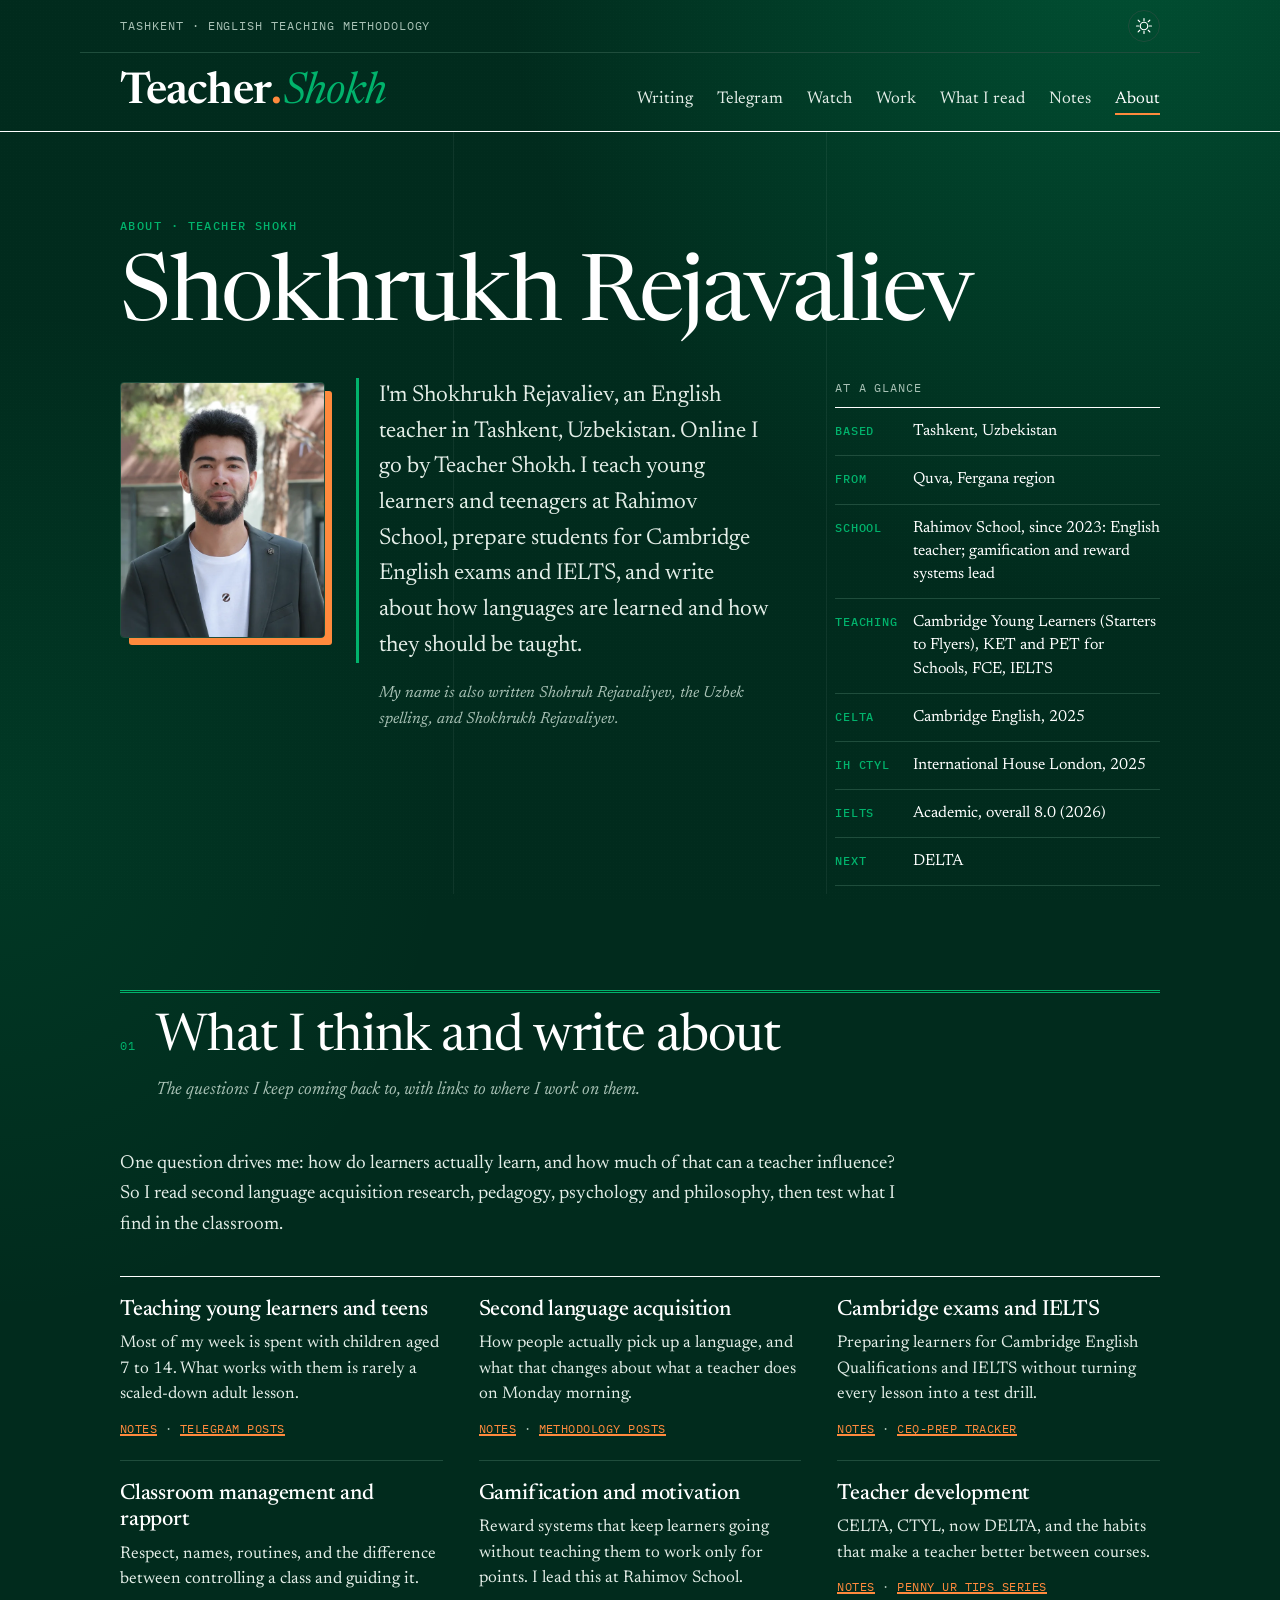
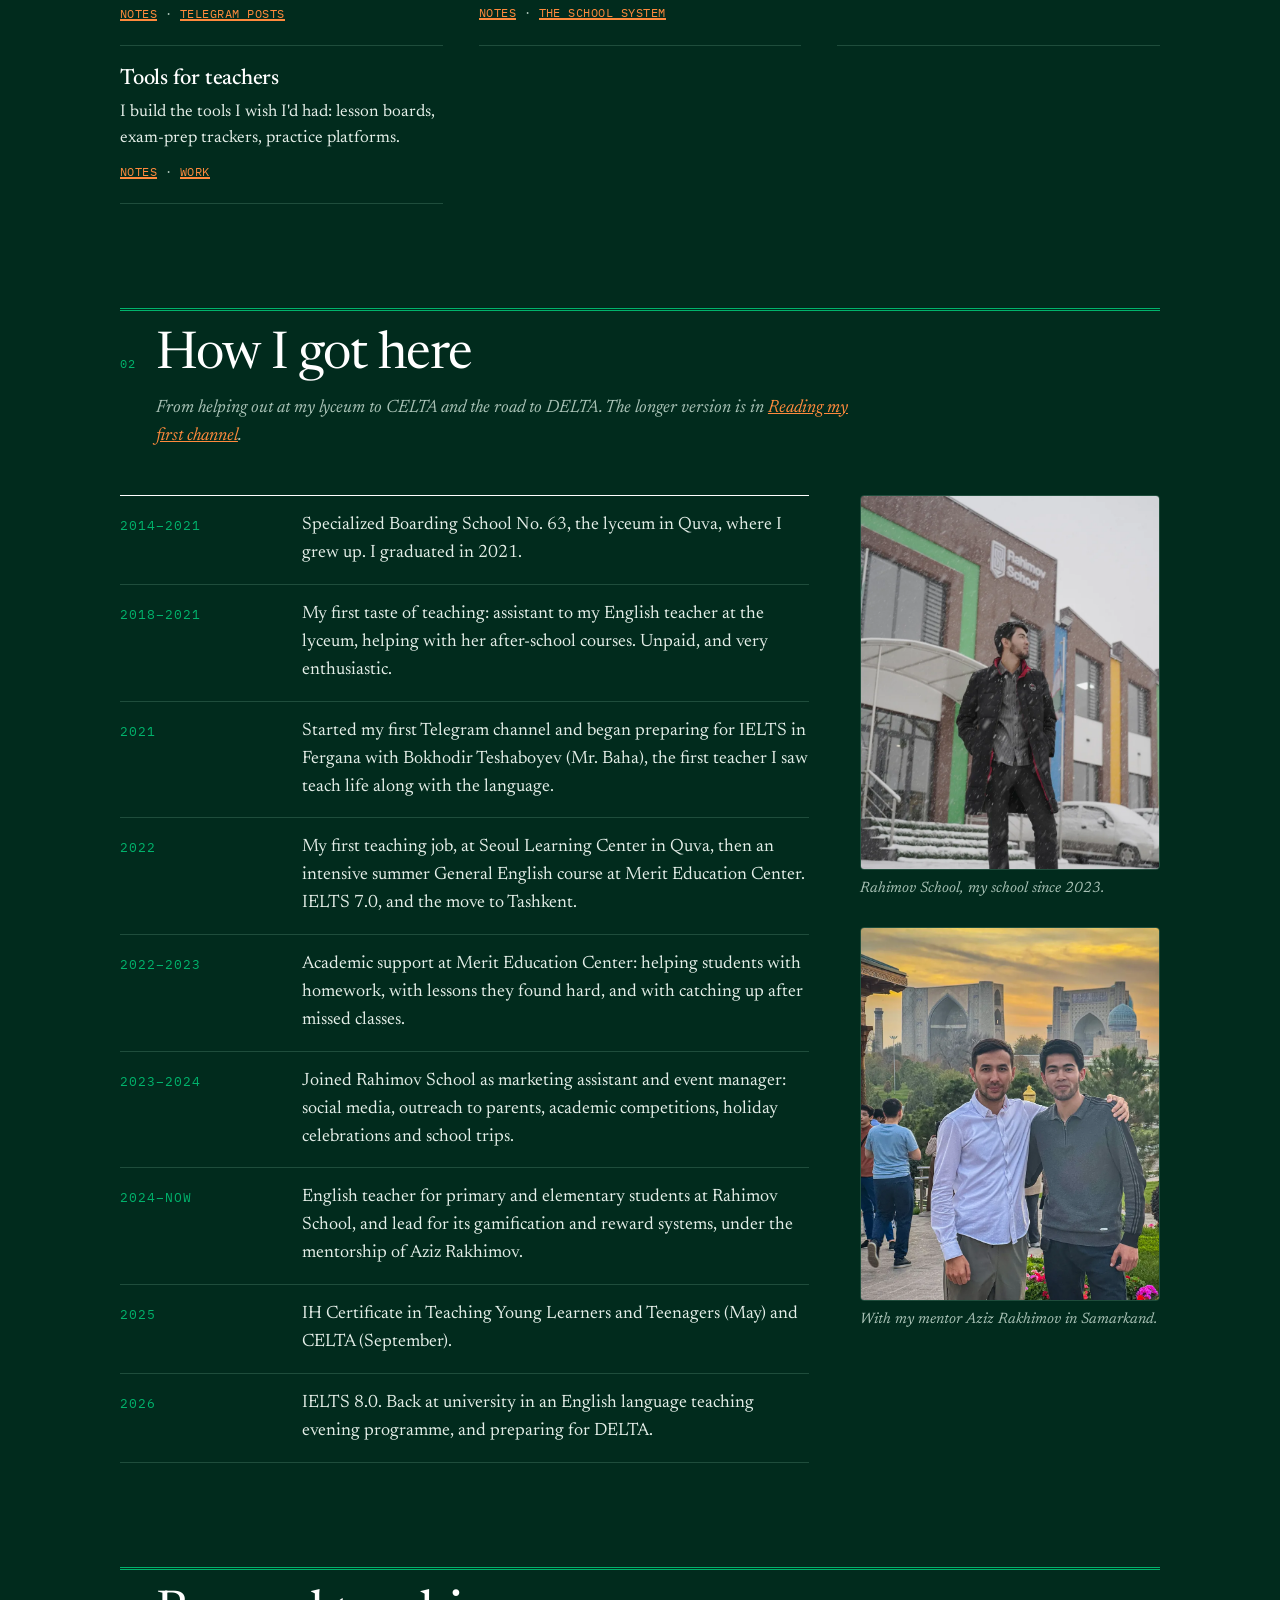
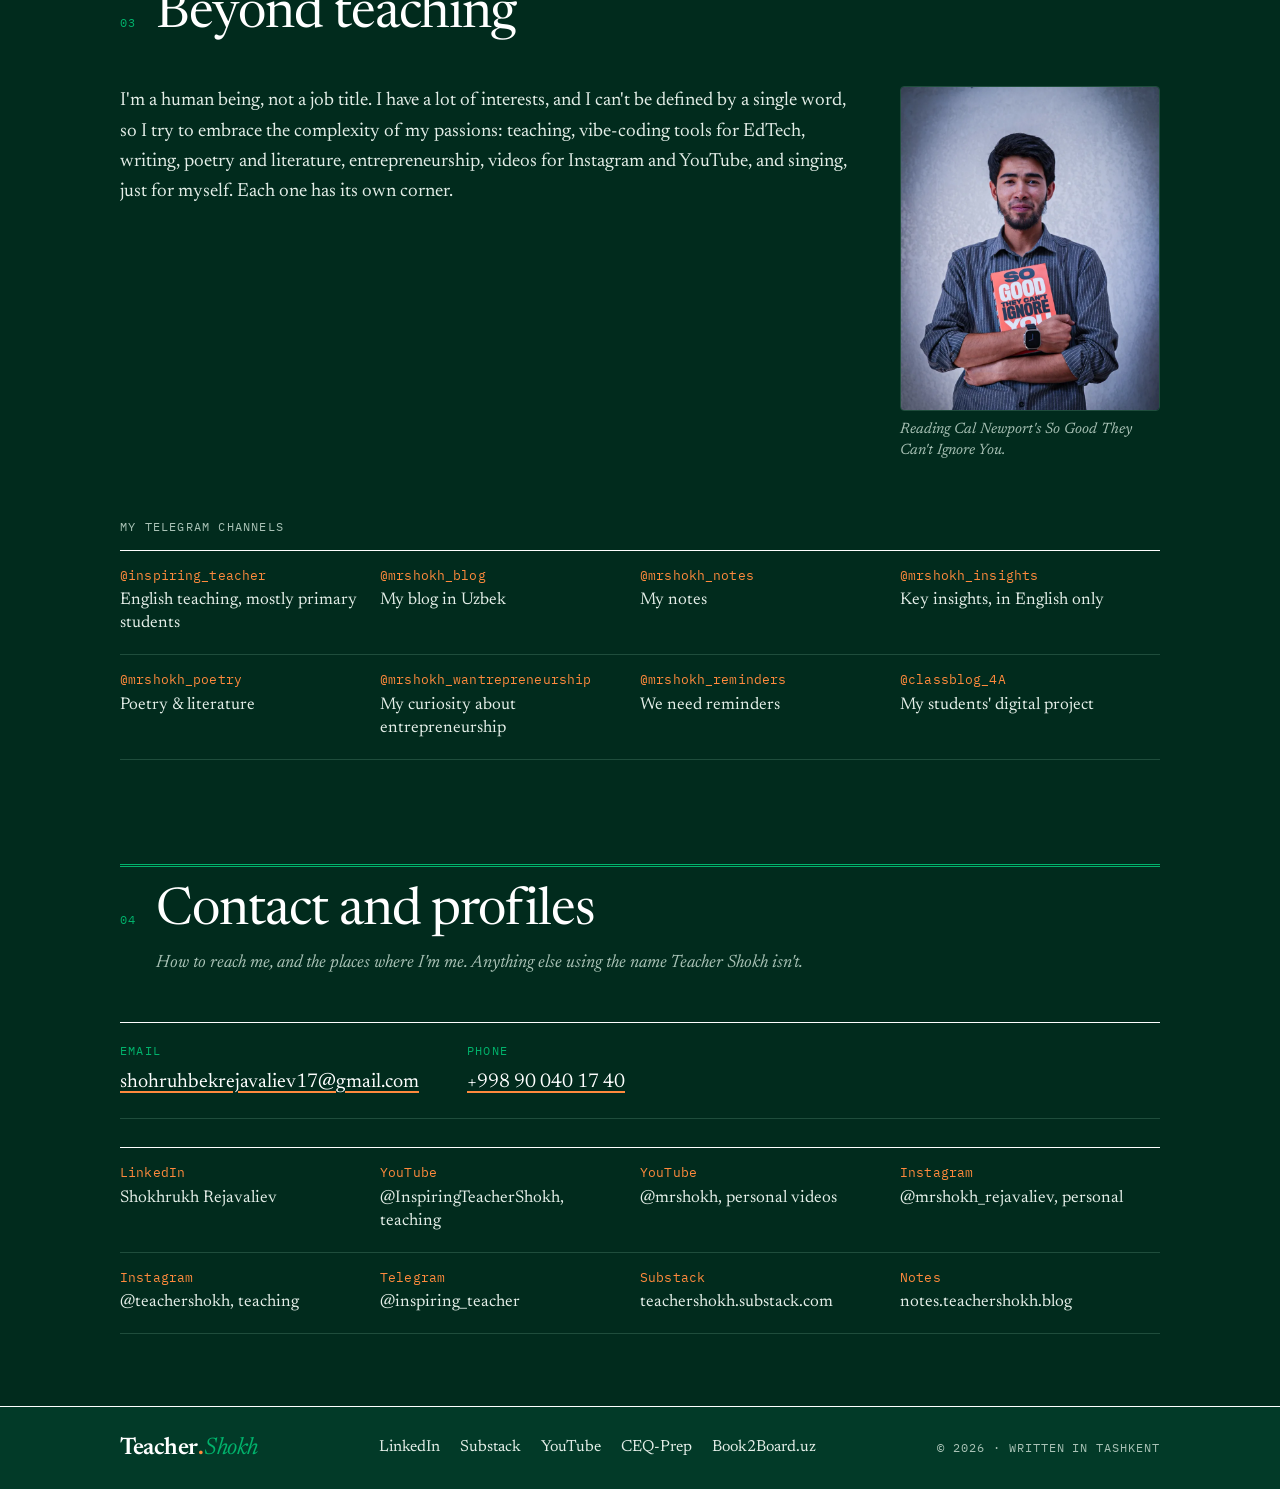
<file: about/index.html>
<!doctype html>
<html lang="en">
<head>
  <meta charset="utf-8">
  <meta name="viewport" content="width=device-width, initial-scale=1">
  <title>About Shokhrukh Rejavaliev (Teacher Shokh)</title>
  <meta name="description" content="Shokhrukh Rejavaliev (Teacher Shokh) is an English teacher in Tashkent, Uzbekistan, teaching young learners, teens and IELTS candidates at Rahimov School. CELTA, IH CTYL, IELTS 8.0; preparing for DELTA.">
  <meta property="og:title" content="About Shokhrukh Rejavaliev (Teacher Shokh)">
  <meta property="og:description" content="Shokhrukh Rejavaliev (Teacher Shokh) is an English teacher in Tashkent, Uzbekistan, teaching young learners, teens and IELTS candidates at Rahimov School. CELTA, IH CTYL, IELTS 8.0; preparing for DELTA.">
  <meta property="og:type" content="profile">
  <meta property="og:site_name" content="Teacher Shokh">
  <script type="application/ld+json">{"@context":"https://schema.org","@graph":[{"@type":"WebSite","@id":"https://teachershokh.blog/#website","name":"Teacher Shokh","alternateName":["Teacher.Shokh","teachershokh.blog"],"url":"https://teachershokh.blog/","publisher":{"@id":"https://teachershokh.blog/#person"}},{"@type":"Person","@id":"https://teachershokh.blog/#person","name":"Shokhrukh Rejavaliev","alternateName":["Teacher Shokh","TeacherShokh","Shohruh Rejavaliyev","Shokhrukh Rejavaliyev","Shohruh Rejavaliev","MrShokh"],"url":"https://teachershokh.blog/about/","image":"https://teachershokh.blog/img/about/shokhrukh-rejavaliev-teacher-shokh.jpg","description":"English teacher in Tashkent, Uzbekistan, working with young learners, teenagers and IELTS candidates at Rahimov School; writes about language teaching methodology as Teacher Shokh.","jobTitle":"English teacher","email":"mailto:shohruhbekrejavaliev17@gmail.com","telephone":"+998900401740","worksFor":{"@type":"EducationalOrganization","name":"Rahimov School"},"address":{"@type":"PostalAddress","addressLocality":"Tashkent","addressCountry":"UZ"},"homeLocation":{"@type":"Place","name":"Tashkent, Uzbekistan"},"knowsAbout":["Teaching English to young learners","Second language acquisition","English language teaching methodology","Cambridge English Qualifications","IELTS preparation","Classroom management","Gamification in education","Teacher development","Educational technology"],"hasCredential":[{"@type":"EducationalOccupationalCredential","name":"CELTA","credentialCategory":"certificate","recognizedBy":{"@type":"Organization","name":"Cambridge English"}},{"@type":"EducationalOccupationalCredential","name":"IH Certificate in Teaching Young Learners and Teenagers (IH CTYL)","credentialCategory":"certificate","recognizedBy":{"@type":"Organization","name":"International House London"}}],"sameAs":["https://www.linkedin.com/in/shokhrukh-rejavaliev-teachershokh/","https://www.youtube.com/@InspiringTeacherShokh","https://www.youtube.com/@mrshokh","https://www.instagram.com/mrshokh_rejavaliev/","https://www.instagram.com/teachershokh/","https://t.me/inspiring_teacher","https://teachershokh.substack.com/","https://notes.teachershokh.blog/"],"alumniOf":{"@type":"EducationalOrganization","name":"Specialized Boarding School No. 63","address":{"@type":"PostalAddress","addressLocality":"Quva","addressRegion":"Fergana","addressCountry":"UZ"}}}]}</script>
  <meta property="og:url" content="https://teachershokh.blog/about/">
  <meta name="theme-color" content="#012b1d" media="(prefers-color-scheme: light)">
  <meta name="theme-color" content="#0f1512" media="(prefers-color-scheme: dark)">
  <link rel="icon" href="/favicon.ico" sizes="48x48">
  <link rel="icon" href="../favicon.svg" type="image/svg+xml">
  <link rel="icon" href="../favicon-96.png" sizes="96x96" type="image/png">
  <link rel="icon" href="../favicon-192.png" sizes="192x192" type="image/png">
  <link rel="apple-touch-icon" href="../apple-touch-icon.png">
  <meta property="og:image" content="https://teachershokh.blog/img/about/shokhrukh-rejavaliev-og.jpg">
  <meta property="og:image:width" content="1200">
  <meta property="og:image:height" content="630">
  <meta name="twitter:card" content="summary_large_image">
  <link rel="alternate" type="application/rss+xml" title="Teacher Shokh on Substack" href="https://teachershokh.substack.com/feed">
  <link rel="preconnect" href="https://fonts.googleapis.com">
  <link rel="preconnect" href="https://fonts.gstatic.com" crossorigin>
  <link href="https://fonts.googleapis.com/css2?family=Newsreader:ital,opsz,wght@0,6..72,300..700;1,6..72,300..700&family=IBM+Plex+Mono:wght@400;500&display=swap" rel="stylesheet">
  <link rel="stylesheet" href="../styles.css?v=20261106l">
  <script>
    // Set the theme before paint to avoid a flash.
    (function () {
      var t = null;
      try { t = localStorage.getItem('ts-theme'); } catch (e) {}
      if (t === 'light' || t === 'dark') document.documentElement.setAttribute('data-theme', t);
    })();
  </script>
  <link rel="canonical" href="https://teachershokh.blog/about/">
  <script type="application/ld+json">{"@context":"https://schema.org","@type":"ProfilePage","@id":"https://teachershokh.blog/about/#page","url":"https://teachershokh.blog/about/","name":"About Shokhrukh Rejavaliev (Teacher Shokh)","isPartOf":{"@id":"https://teachershokh.blog/#website"},"mainEntity":{"@id":"https://teachershokh.blog/#person"},"dateModified":"2026-11-06","primaryImageOfPage":{"@type":"ImageObject","url":"https://teachershokh.blog/img/about/shokhrukh-rejavaliev-teacher-shokh.jpg","width":1200,"height":1500}}</script>
</head>
<body class="page-about" data-base="../">
  <a class="skip" href="#main" data-i18n="skip">Skip to content</a>

  <header class="masthead">
    <div class="wrap masthead__top">
      <span class="mono" data-i18n="edition">Tashkent · English teaching methodology</span>
      <div class="controls">
        <button type="button" class="theme" id="themeToggle" aria-label="Toggle dark mode">
          <svg viewBox="0 0 24 24" width="18" height="18" aria-hidden="true"><path class="sun" d="M12 7a5 5 0 1 0 0 10a5 5 0 0 0 0-10Zm0-5v3m0 14v3M4.2 4.2l2.1 2.1m11.4 11.4l2.1 2.1M2 12h3m14 0h3M4.2 19.8l2.1-2.1M17.7 6.3l2.1-2.1"/><path class="moon" d="M20 14.5A8.5 8.5 0 0 1 9.5 4a8.5 8.5 0 1 0 10.5 10.5Z"/></svg>
        </button>
      </div>
    </div>
    <div class="wrap masthead__brand">
      <a href="../" class="wordmark" aria-label="Teacher Shokh">Teacher<span class="wordmark__dot" aria-hidden="true">.</span><em>Shokh</em></a>
      <nav class="nav" aria-label="Primary">
        <a href="../writing/" data-i18n="nav.writing">Writing</a>
        <a href="../telegram/" data-i18n="nav.telegram">Telegram</a>
        <a href="../watch/" data-i18n="nav.watch">Watch</a>
        <a href="../work/" data-i18n="nav.work">Work</a>
        <a href="../reading/" data-i18n="nav.reading">What I read</a>
        <a href="https://notes.teachershokh.blog" data-i18n="nav.notes">Notes</a>
        <a href="./" aria-current="page" data-i18n="nav.about">About</a>
      </nav>
    </div>
  </header>

  <main id="main">
    <section class="hero hero--page wrap ab-hero">
      <p class="kicker">About · Teacher Shokh</p>
      <h1 class="hero__title">Shokhrukh Rejavaliev</h1>
      <div class="hero__grid">
        <div>
          <div class="ab-lead">
            <figure class="ab-portrait"><img src="../img/about/shokhrukh-rejavaliev-portrait.webp" srcset="../img/about/shokhrukh-rejavaliev-portrait.webp 600w, ../img/about/shokhrukh-rejavaliev-teacher-shokh.jpg 1200w" sizes="(max-width: 600px) 150px, 215px" width="600" height="750" alt="Shokhrukh Rejavaliev (Teacher Shokh)" fetchpriority="high"></figure>
            <p class="hero__lede">I&#x27;m Shokhrukh Rejavaliev, an English teacher in Tashkent, Uzbekistan. Online I go by Teacher Shokh. I teach young learners and teenagers at Rahimov School, prepare students for Cambridge English exams and IELTS, and write about how languages are learned and how they should be taught.</p>
          </div>
          <p class="ab-names">My name is also written <span lang="uz">Shohruh Rejavaliyev</span>, the Uzbek spelling, and Shokhrukh Rejavaliyev.</p>
        </div>
        <aside class="hero__aside">
          <table class="ledger ab-facts">
            <caption class="mono">At a glance</caption>
            <tbody>
            <tr><th>Based</th><td>Tashkent, Uzbekistan</td></tr>
            <tr><th>From</th><td>Quva, Fergana region</td></tr>
            <tr><th>School</th><td>Rahimov School, since 2023: English teacher; gamification and reward systems lead</td></tr>
            <tr><th>Teaching</th><td>Cambridge Young Learners (Starters to Flyers), KET and PET for Schools, FCE, IELTS</td></tr>
            <tr><th>CELTA</th><td>Cambridge English, 2025</td></tr>
            <tr><th>IH CTYL</th><td>International House London, 2025</td></tr>
            <tr><th>IELTS</th><td>Academic, overall 8.0 (2026)</td></tr>
            <tr><th>Next</th><td>DELTA</td></tr>
            </tbody>
          </table>
        </aside>
      </div>
    </section>

    <section class="section wrap" id="topics" aria-labelledby="ab-topics-h">
      <header class="section__head">
        <span class="section__no mono">01</span>
        <h2 id="ab-topics-h">What I think and write about</h2>
        <p class="section__dek">The questions I keep coming back to, with links to where I work on them.</p>
      </header>
      <div class="ab-why">
        <p data-i18n="about.p2">One question drives me: how do learners actually learn, and how much of that can a teacher influence? So I read second language acquisition research, pedagogy, psychology and philosophy, then test what I find in the classroom.</p>
      </div>
      <ul class="ab-topics">
        <li class="ab-topic">
          <h3>Teaching young learners and teens</h3>
          <p>Most of my week is spent with children aged 7 to 14. What works with them is rarely a scaled-down adult lesson.</p>
          <p class="ab-topic__links mono"><a href="https://notes.teachershokh.blog/01-teaching/elt-second-brain/01-topics/topic---teaching-young-learners" target="_blank" rel="noopener">Notes</a> · <a href="../telegram/#cat-classroom">Telegram posts</a></p>
        </li>
        <li class="ab-topic">
          <h3>Second language acquisition</h3>
          <p>How people actually pick up a language, and what that changes about what a teacher does on Monday morning.</p>
          <p class="ab-topic__links mono"><a href="https://notes.teachershokh.blog/01-teaching/elt-second-brain/01-topics/topic---sla-theories-map" target="_blank" rel="noopener">Notes</a> · <a href="../telegram/#cat-method">Methodology posts</a></p>
        </li>
        <li class="ab-topic">
          <h3>Cambridge exams and IELTS</h3>
          <p>Preparing learners for Cambridge English Qualifications and IELTS without turning every lesson into a test drill.</p>
          <p class="ab-topic__links mono"><a href="https://notes.teachershokh.blog/01-teaching/elt-second-brain/01-topics/topic---exam-preparation" target="_blank" rel="noopener">Notes</a> · <a href="../work/#ceq-prep">CEQ-Prep Tracker</a></p>
        </li>
        <li class="ab-topic">
          <h3>Classroom management and rapport</h3>
          <p>Respect, names, routines, and the difference between controlling a class and guiding it.</p>
          <p class="ab-topic__links mono"><a href="https://notes.teachershokh.blog/01-teaching/elt-second-brain/01-topics/topic---classroom-management-and-affect" target="_blank" rel="noopener">Notes</a> · <a href="../telegram/#cat-classroom">Telegram posts</a></p>
        </li>
        <li class="ab-topic">
          <h3>Gamification and motivation</h3>
          <p>Reward systems that keep learners going without teaching them to work only for points. I lead this at Rahimov School.</p>
          <p class="ab-topic__links mono"><a href="https://notes.teachershokh.blog/01-teaching/elt-second-brain/01-topics/topic---motivation-and-rewards" target="_blank" rel="noopener">Notes</a> · <a href="../work/#gamification">The school system</a></p>
        </li>
        <li class="ab-topic">
          <h3>Teacher development</h3>
          <p>CELTA, CTYL, now DELTA, and the habits that make a teacher better between courses.</p>
          <p class="ab-topic__links mono"><a href="https://notes.teachershokh.blog/01-teaching/elt-second-brain/01-topics/topic---teacher-development" target="_blank" rel="noopener">Notes</a> · <a href="../telegram/#cat-tips">Penny Ur tips series</a></p>
        </li>
        <li class="ab-topic">
          <h3>Tools for teachers</h3>
          <p>I build the tools I wish I&#x27;d had: lesson boards, exam-prep trackers, practice platforms.</p>
          <p class="ab-topic__links mono"><a href="https://notes.teachershokh.blog/01-teaching/elt-second-brain/01-topics/topic---edtech,-ai-and-gamification" target="_blank" rel="noopener">Notes</a> · <a href="../work/">Work</a></p>
        </li>
      </ul>
    </section>

    <section class="section wrap" id="path" aria-labelledby="ab-path-h">
      <header class="section__head">
        <span class="section__no mono">02</span>
        <h2 id="ab-path-h">How I got here</h2>
        <p class="section__dek">From helping out at my lyceum to CELTA and the road to DELTA. The longer version is in <a href="../writing/#reading-my-first-channel">Reading my first channel</a>.</p>
      </header>
      <div class="ab-path">
        <ol class="ab-tl">
        <li><span class="ab-tl__when mono">2014–2021</span><p>Specialized Boarding School No. 63, the lyceum in Quva, where I grew up. I graduated in 2021.</p></li>
        <li><span class="ab-tl__when mono">2018–2021</span><p>My first taste of teaching: assistant to my English teacher at the lyceum, helping with her after-school courses. Unpaid, and very enthusiastic.</p></li>
        <li><span class="ab-tl__when mono">2021</span><p>Started my first Telegram channel and began preparing for IELTS in Fergana with Bokhodir Teshaboyev (Mr. Baha), the first teacher I saw teach life along with the language.</p></li>
        <li><span class="ab-tl__when mono">2022</span><p>My first teaching job, at Seoul Learning Center in Quva, then an intensive summer General English course at Merit Education Center. IELTS 7.0, and the move to Tashkent.</p></li>
        <li><span class="ab-tl__when mono">2022–2023</span><p>Academic support at Merit Education Center: helping students with homework, with lessons they found hard, and with catching up after missed classes.</p></li>
        <li><span class="ab-tl__when mono">2023–2024</span><p>Joined Rahimov School as marketing assistant and event manager: social media, outreach to parents, academic competitions, holiday celebrations and school trips.</p></li>
        <li><span class="ab-tl__when mono">2024–now</span><p>English teacher for primary and elementary students at Rahimov School, and lead for its gamification and reward systems, under the mentorship of Aziz Rakhimov.</p></li>
        <li><span class="ab-tl__when mono">2025</span><p>IH Certificate in Teaching Young Learners and Teenagers (May) and CELTA (September).</p></li>
        <li><span class="ab-tl__when mono">2026</span><p>IELTS 8.0. Back at university in an English language teaching evening programme, and preparing for DELTA.</p></li>
        </ol>
        <div class="ab-figs">
          <figure class="ab-fig"><img src="../img/about/shokhrukh-rejavaliev-rahimov-school.webp" width="800" height="1000" alt="Shokhrukh Rejavaliev outside Rahimov School in the snow" loading="lazy"><figcaption>Rahimov School, my school since 2023.</figcaption></figure>
          <figure class="ab-fig"><img src="../img/about/shokhrukh-rejavaliev-aziz-rakhimov-samarkand.webp" width="900" height="1125" alt="Shokhrukh Rejavaliev with his mentor Aziz Rakhimov in Samarkand" loading="lazy"><figcaption>With my mentor Aziz Rakhimov in Samarkand.</figcaption></figure>
        </div>
      </div>
    </section>

    <section class="section wrap" id="beyond" aria-labelledby="ab-beyond-h">
      <header class="section__head">
        <span class="section__no mono">03</span>
        <h2 id="ab-beyond-h">Beyond teaching</h2>
      </header>
      <div class="ab-beyond">
        <div class="ab-why">
          <p data-i18n="about.p3">I'm a human being, not a job title. I have a lot of interests, and I can't be defined by a single word, so I try to embrace the complexity of my passions: teaching, vibe-coding tools for EdTech, writing, poetry and literature, entrepreneurship, videos for Instagram and YouTube, and singing, just for myself. Each one has its own corner.</p>
        </div>
        <figure class="ab-fig ab-fig--book"><img src="../img/about/shokhrukh-rejavaliev-reading.webp" width="800" height="1000" alt="Shokhrukh Rejavaliev holding the book So Good They Can't Ignore You by Cal Newport" loading="lazy"><figcaption>Reading Cal Newport's <i>So Good They Can't Ignore You</i>.</figcaption></figure>
      </div>
      <div class="elsewhere">
        <p class="elsewhere__h mono" data-i18n="about.elsewhere">My Telegram channels</p>
        <ul class="elsewhere__list">
          <li><a href="https://t.me/inspiring_teacher" target="_blank" rel="noopener"><span class="mono">@inspiring_teacher</span><span data-i18n="ch.inspiring_teacher">English teaching, mostly primary students</span></a></li>
          <li><a href="https://t.me/mrshokh_blog" target="_blank" rel="noopener"><span class="mono">@mrshokh_blog</span><span data-i18n="ch.mrshokh_blog">My blog in Uzbek</span></a></li>
          <li><a href="https://t.me/mrshokh_notes" target="_blank" rel="noopener"><span class="mono">@mrshokh_notes</span><span data-i18n="ch.mrshokh_notes">My notes</span></a></li>
          <li><a href="https://t.me/mrshokh_insights" target="_blank" rel="noopener"><span class="mono">@mrshokh_insights</span><span data-i18n="ch.mrshokh_insights">Key insights, in English only</span></a></li>
          <li><a href="https://t.me/mrshokh_poetry" target="_blank" rel="noopener"><span class="mono">@mrshokh_poetry</span><span data-i18n="ch.mrshokh_poetry">Poetry &amp; literature</span></a></li>
          <li><a href="https://t.me/mrshokh_wantrepreneurship" target="_blank" rel="noopener"><span class="mono">@mrshokh_wantrepreneurship</span><span data-i18n="ch.mrshokh_wantrepreneurship">My curiosity about entrepreneurship</span></a></li>
          <li><a href="https://t.me/mrshokh_reminders" target="_blank" rel="noopener"><span class="mono">@mrshokh_reminders</span><span data-i18n="ch.mrshokh_reminders">We need reminders</span></a></li>
          <li><a href="https://t.me/classblog_4A" target="_blank" rel="noopener"><span class="mono">@classblog_4A</span><span data-i18n="ch.classblog_4A">My students' digital project</span></a></li>
        </ul>
      </div>
    </section>

    <section class="section wrap" id="find" aria-labelledby="ab-find-h">
      <header class="section__head">
        <span class="section__no mono">04</span>
        <h2 id="ab-find-h">Contact and profiles</h2>
        <p class="section__dek">How to reach me, and the places where I'm me. Anything else using the name Teacher Shokh isn't.</p>
      </header>
      <dl class="ab-contact">
        <div><dt class="mono">Email</dt><dd><a href="mailto:shohruhbekrejavaliev17@gmail.com">shohruhbekrejavaliev17@gmail.com</a></dd></div>
        <div><dt class="mono">Phone</dt><dd><a href="tel:+998900401740">+998 90 040 17 40</a></dd></div>
      </dl>
      <div class="elsewhere ab-profiles">
        <ul class="elsewhere__list">
          <li><a href="https://www.linkedin.com/in/shokhrukh-rejavaliev-teachershokh/" target="_blank" rel="me noopener"><span class="mono">LinkedIn</span><span>Shokhrukh Rejavaliev</span></a></li>
          <li><a href="https://www.youtube.com/@InspiringTeacherShokh" target="_blank" rel="me noopener"><span class="mono">YouTube</span><span>@InspiringTeacherShokh, teaching</span></a></li>
          <li><a href="https://www.youtube.com/@mrshokh" target="_blank" rel="me noopener"><span class="mono">YouTube</span><span>@mrshokh, personal videos</span></a></li>
          <li><a href="https://www.instagram.com/mrshokh_rejavaliev/" target="_blank" rel="me noopener"><span class="mono">Instagram</span><span>@mrshokh_rejavaliev, personal</span></a></li>
          <li><a href="https://www.instagram.com/teachershokh/" target="_blank" rel="me noopener"><span class="mono">Instagram</span><span>@teachershokh, teaching</span></a></li>
          <li><a href="https://t.me/inspiring_teacher" target="_blank" rel="me noopener"><span class="mono">Telegram</span><span>@inspiring_teacher</span></a></li>
          <li><a href="https://teachershokh.substack.com/" target="_blank" rel="me noopener"><span class="mono">Substack</span><span>teachershokh.substack.com</span></a></li>
          <li><a href="https://notes.teachershokh.blog/" target="_blank" rel="me noopener"><span class="mono">Notes</span><span>notes.teachershokh.blog</span></a></li>
        </ul>
      </div>
    </section>
  </main>

  <footer class="footer">
    <div class="wrap footer__inner">
      <span class="wordmark wordmark--sm" aria-label="Teacher Shokh">Teacher<span class="wordmark__dot" aria-hidden="true">.</span><em>Shokh</em></span>
      <nav class="footer__links" aria-label="Elsewhere">
        <a href="https://www.linkedin.com/in/shokhrukh-rejavaliev-teachershokh/" target="_blank" rel="me noopener">LinkedIn</a>
        <a href="https://teachershokh.substack.com/" target="_blank" rel="me noopener">Substack</a>
        <a href="https://www.youtube.com/@InspiringTeacherShokh" target="_blank" rel="me noopener">YouTube</a>
        <a href="https://ceq-prep-tracker.vercel.app/login" target="_blank" rel="noopener">CEQ-Prep</a>
        <a href="https://book2board.uz" target="_blank" rel="noopener">Book2Board.uz</a>
      </nav>
      <span class="mono footer__fine">© <span id="year">2026</span> · <span data-i18n="footer.made">Written in Tashkent</span></span>
    </div>
  </footer>

  <script src="../app.js?v=20261106l" defer></script>
</body>
</html>
</file>
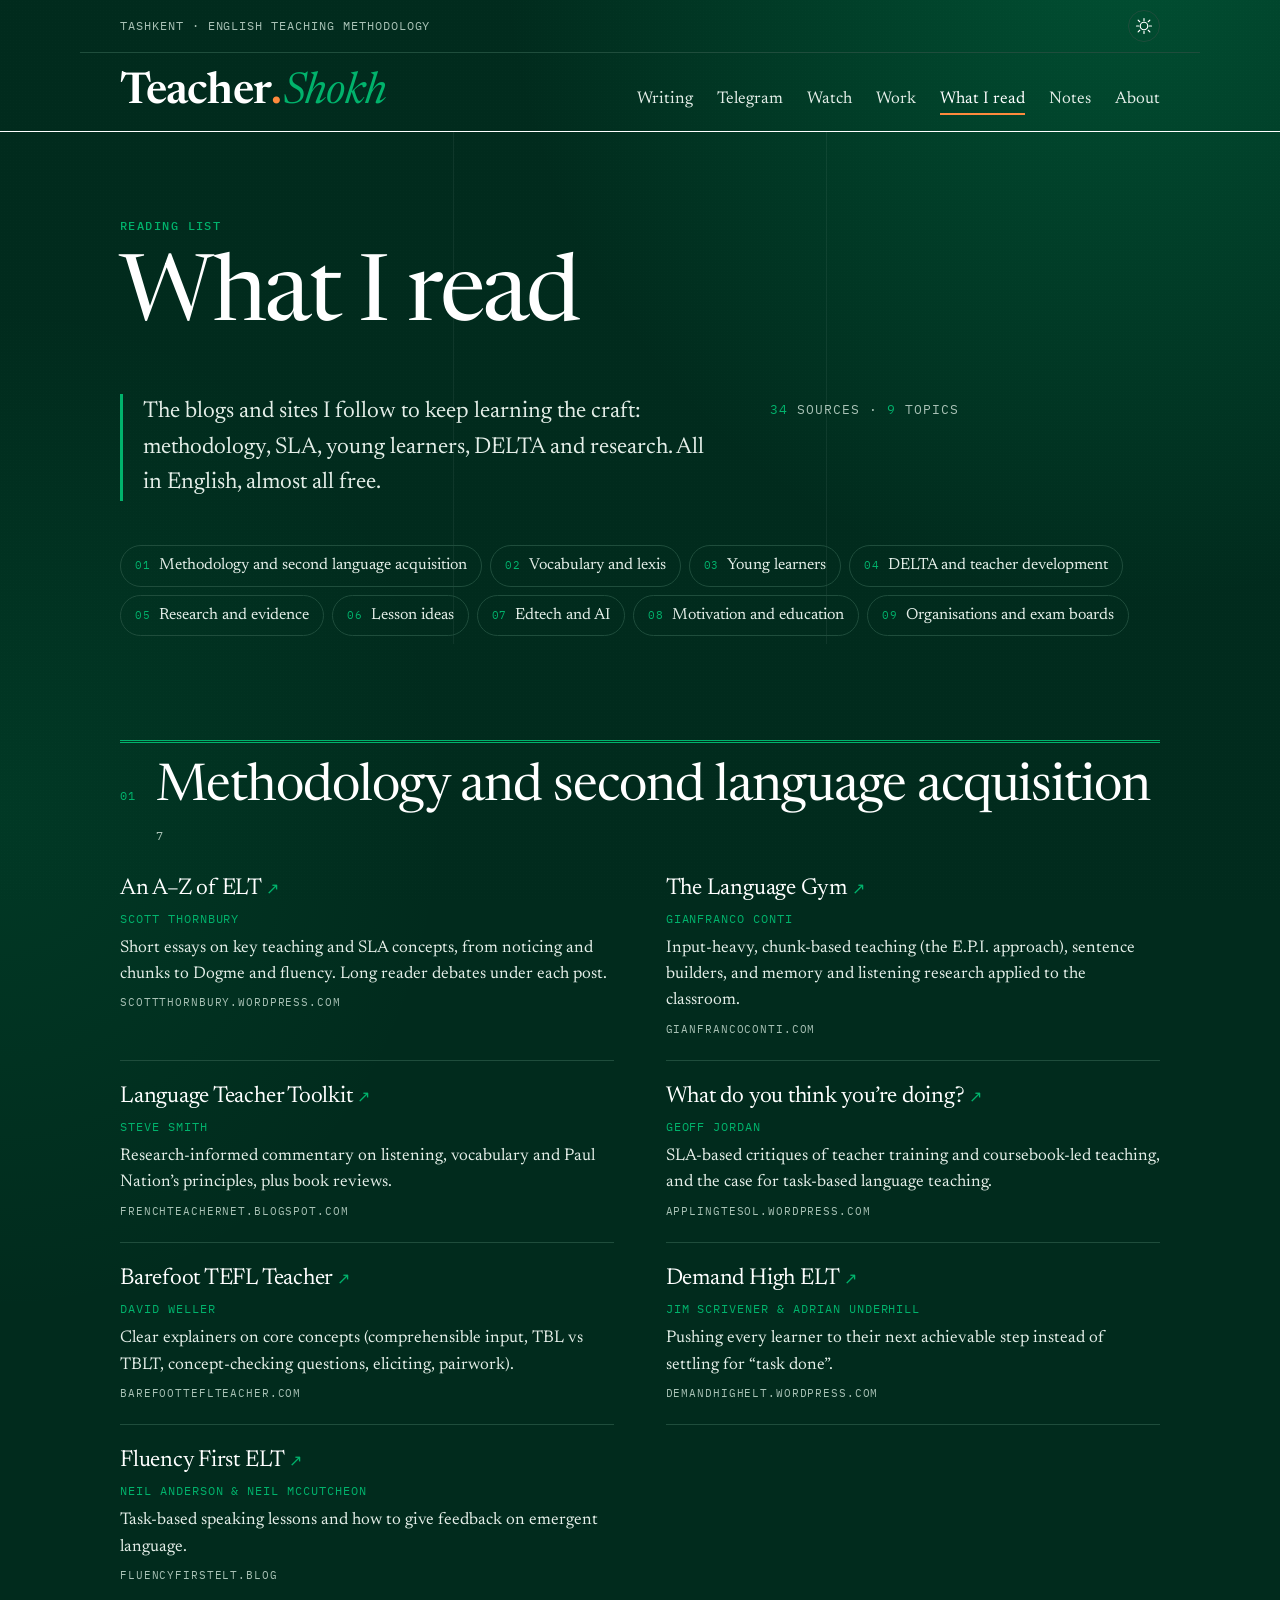
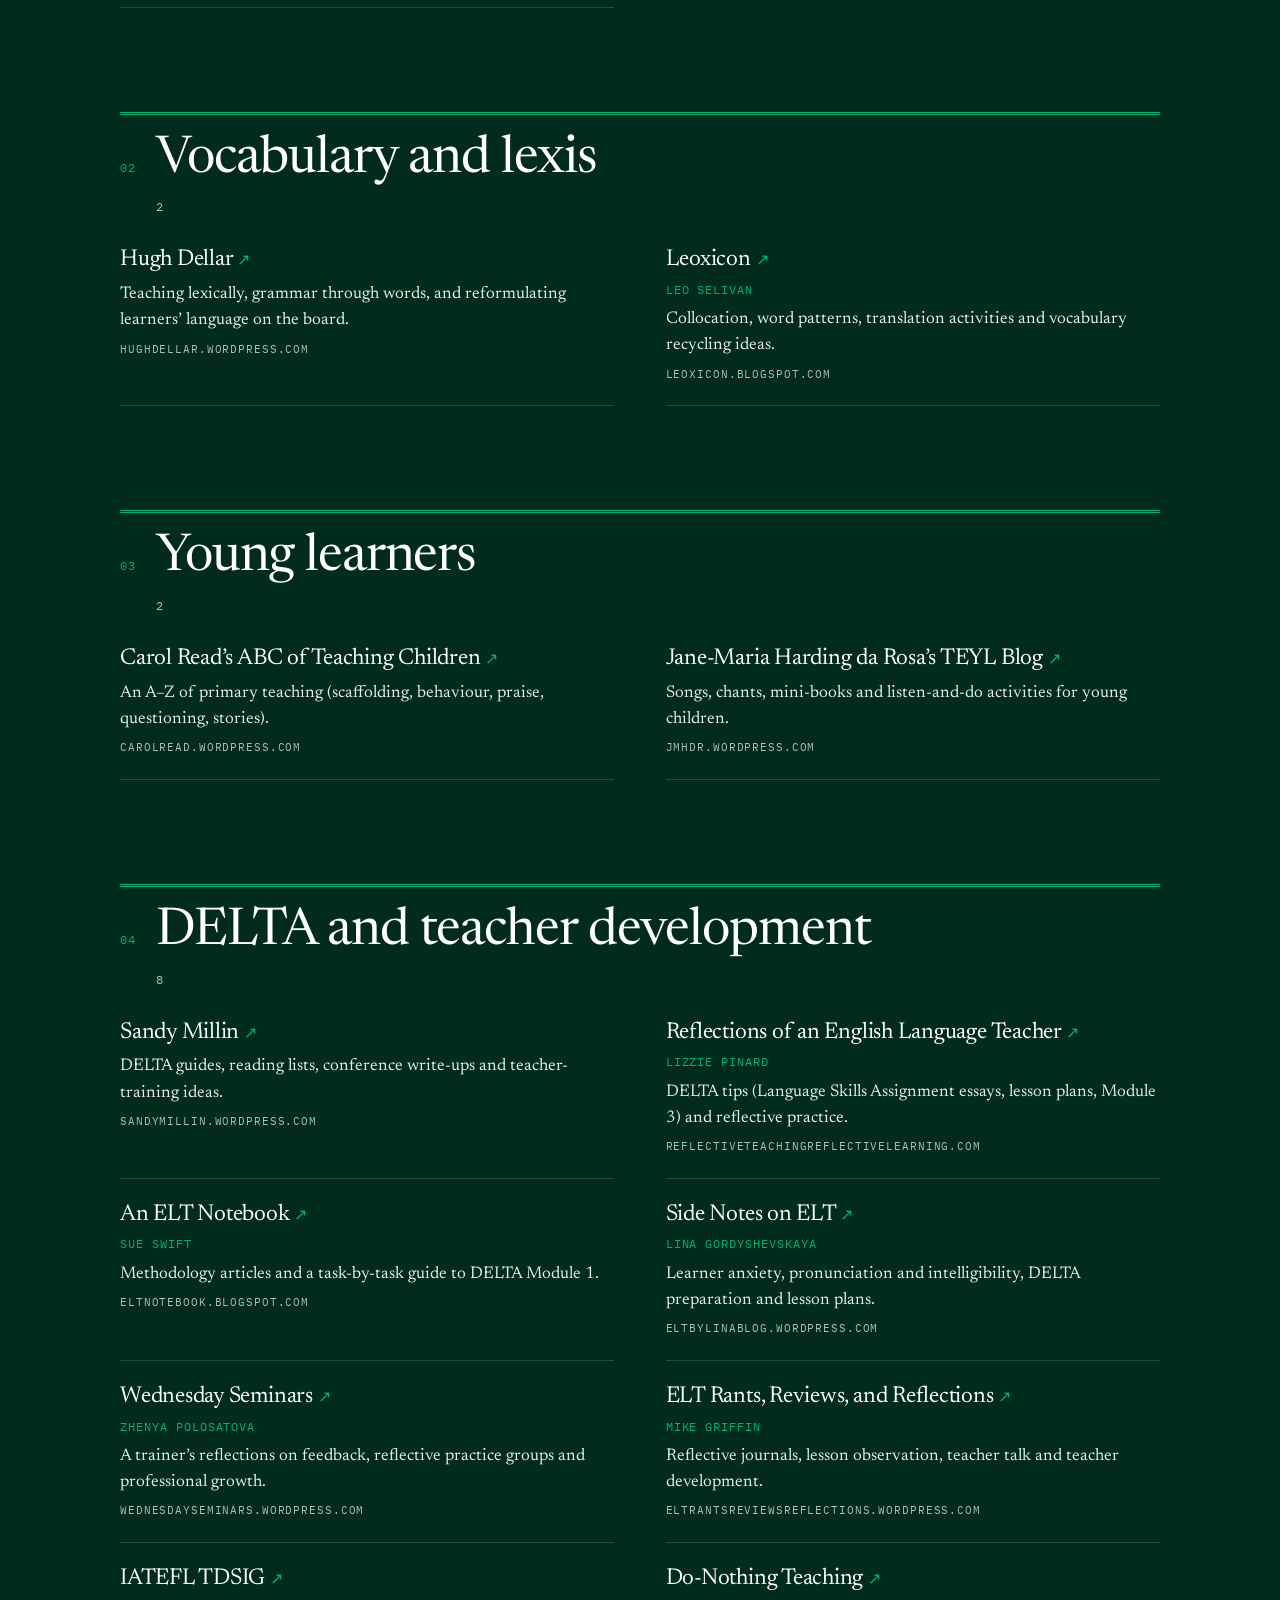
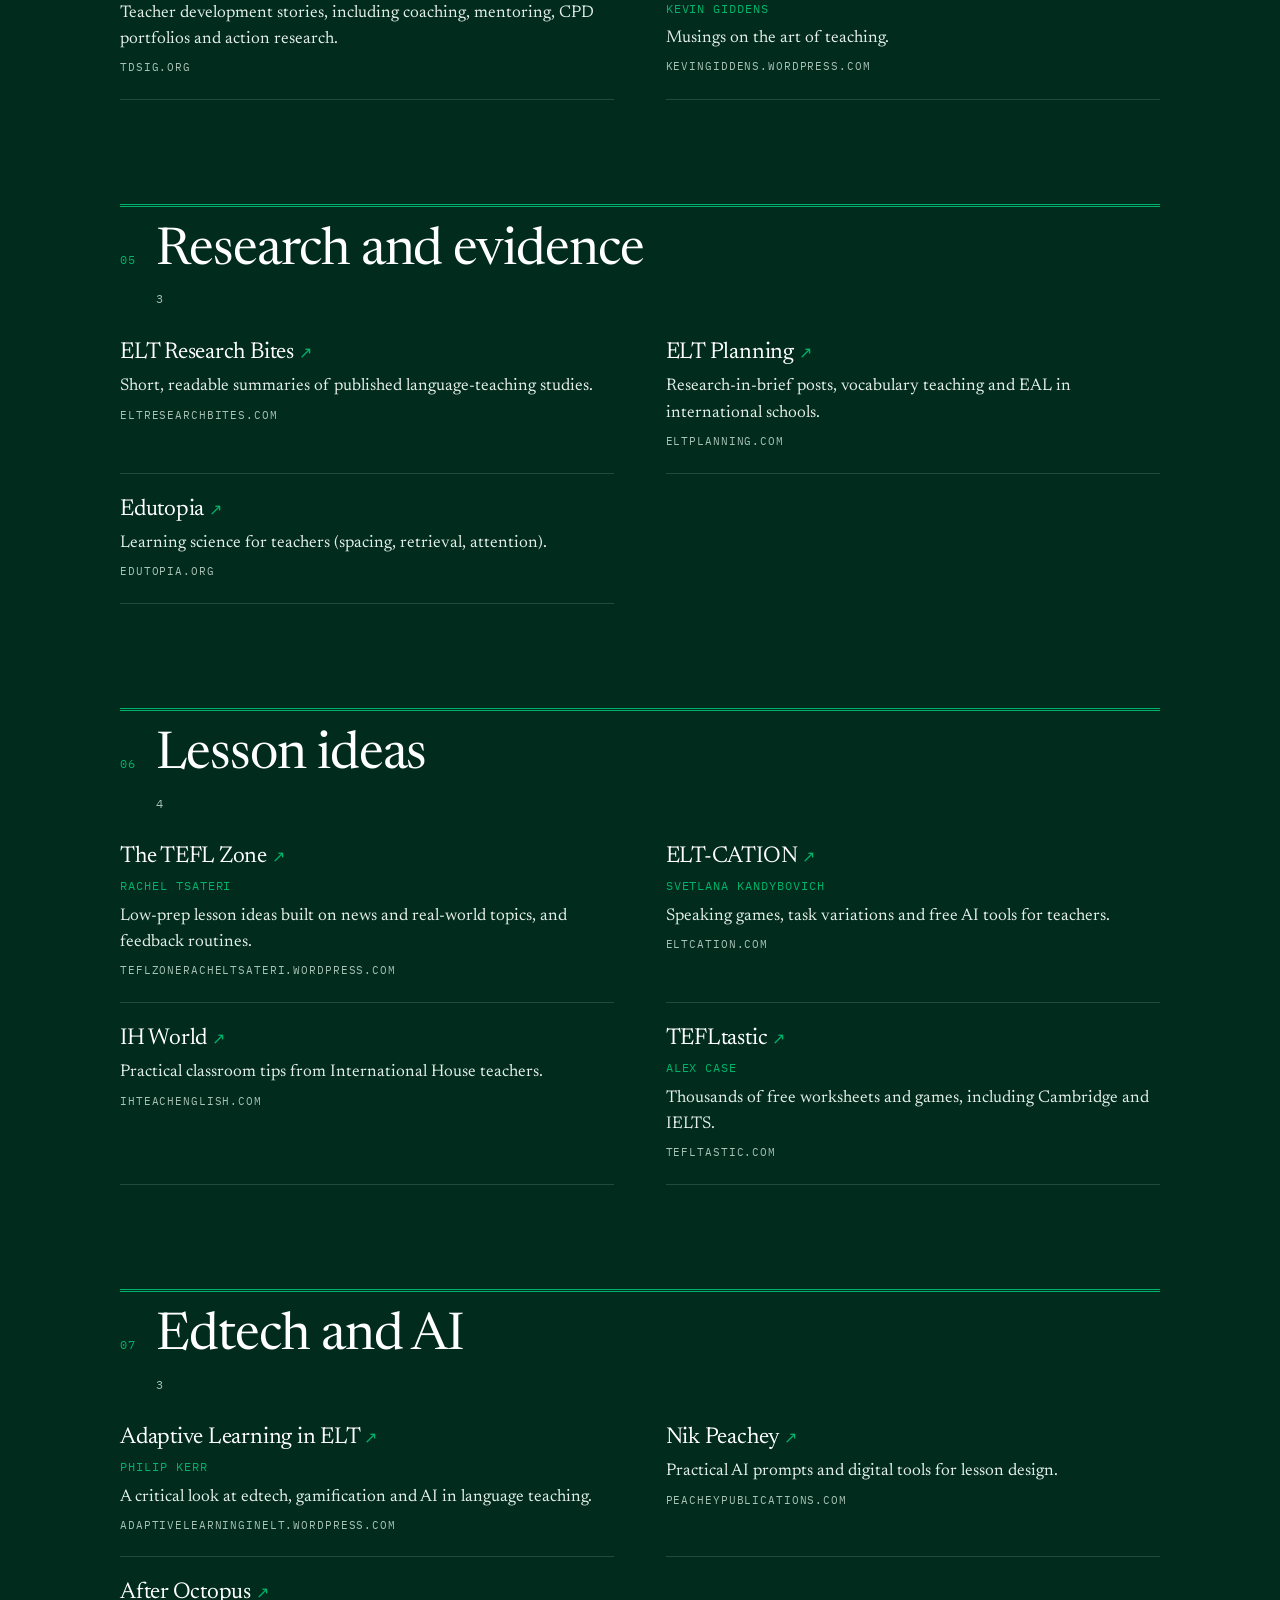
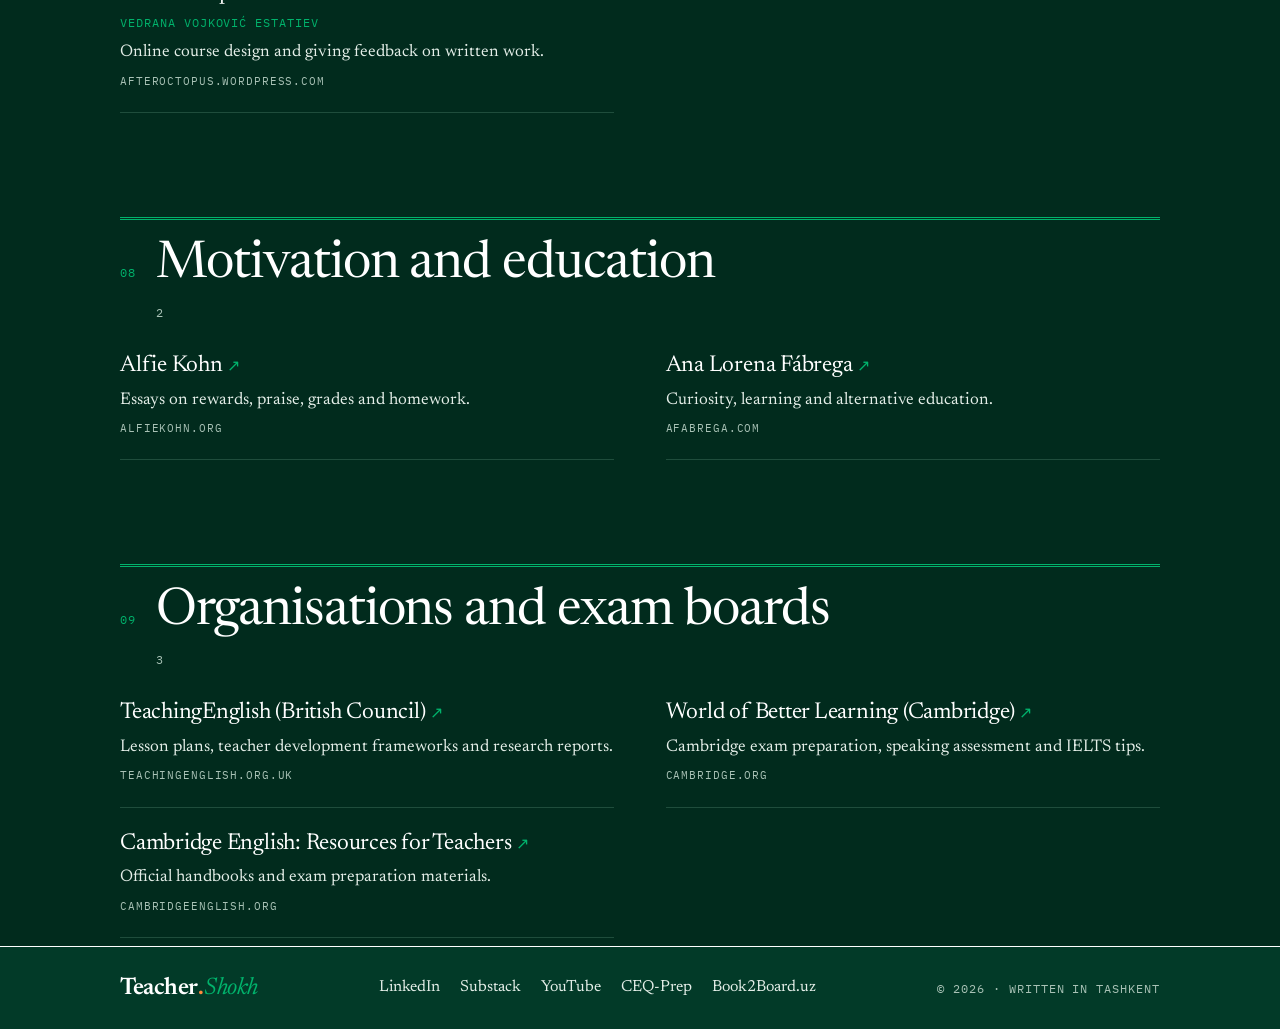
<file: reading/index.html>
<!doctype html>
<html lang="en">
<head>
  <meta charset="utf-8">
  <meta name="viewport" content="width=device-width, initial-scale=1">
  <title>What I read — Teacher Shokh</title>
  <meta name="description" content="The ELT blogs and sites Teacher Shokh reads: methodology, second language acquisition, vocabulary, young learners, DELTA, research and lesson ideas.">
  <meta property="og:title" content="What I read — Teacher Shokh">
  <meta property="og:description" content="The ELT blogs and sites Teacher Shokh reads: methodology, second language acquisition, vocabulary, young learners, DELTA, research and lesson ideas.">
  <meta property="og:type" content="website">
  <meta property="og:site_name" content="Teacher Shokh">
  <script type="application/ld+json">{"@context":"https://schema.org","@graph":[{"@type":"WebSite","@id":"https://teachershokh.blog/#website","name":"Teacher Shokh","alternateName":["Teacher.Shokh","teachershokh.blog"],"url":"https://teachershokh.blog/","publisher":{"@id":"https://teachershokh.blog/#person"}},{"@type":"Person","@id":"https://teachershokh.blog/#person","name":"Shokhrukh Rejavaliev","alternateName":["Teacher Shokh","TeacherShokh","Shohruh Rejavaliyev","Shokhrukh Rejavaliyev","Shohruh Rejavaliev","MrShokh"],"url":"https://teachershokh.blog/about/","image":"https://teachershokh.blog/img/about/shokhrukh-rejavaliev-teacher-shokh.jpg","description":"English teacher in Tashkent, Uzbekistan, working with young learners, teenagers and IELTS candidates at Rahimov School; writes about language teaching methodology as Teacher Shokh.","jobTitle":"English teacher","email":"mailto:shohruhbekrejavaliev17@gmail.com","telephone":"+998900401740","worksFor":{"@type":"EducationalOrganization","name":"Rahimov School"},"address":{"@type":"PostalAddress","addressLocality":"Tashkent","addressCountry":"UZ"},"homeLocation":{"@type":"Place","name":"Tashkent, Uzbekistan"},"knowsAbout":["Teaching English to young learners","Second language acquisition","English language teaching methodology","Cambridge English Qualifications","IELTS preparation","Classroom management","Gamification in education","Teacher development","Educational technology"],"hasCredential":[{"@type":"EducationalOccupationalCredential","name":"CELTA","credentialCategory":"certificate","recognizedBy":{"@type":"Organization","name":"Cambridge English"}},{"@type":"EducationalOccupationalCredential","name":"IH Certificate in Teaching Young Learners and Teenagers (IH CTYL)","credentialCategory":"certificate","recognizedBy":{"@type":"Organization","name":"International House London"}}],"sameAs":["https://www.linkedin.com/in/shokhrukh-rejavaliev-teachershokh/","https://www.youtube.com/@InspiringTeacherShokh","https://www.youtube.com/@mrshokh","https://www.instagram.com/mrshokh_rejavaliev/","https://www.instagram.com/teachershokh/","https://t.me/inspiring_teacher","https://teachershokh.substack.com/","https://notes.teachershokh.blog/"],"alumniOf":{"@type":"EducationalOrganization","name":"Specialized Boarding School No. 63","address":{"@type":"PostalAddress","addressLocality":"Quva","addressRegion":"Fergana","addressCountry":"UZ"}}}]}</script>
  <meta property="og:url" content="https://teachershokh.blog/reading/">
  <meta name="theme-color" content="#012b1d" media="(prefers-color-scheme: light)">
  <meta name="theme-color" content="#0f1512" media="(prefers-color-scheme: dark)">
  <link rel="icon" href="/favicon.ico" sizes="48x48">
  <link rel="icon" href="../favicon.svg" type="image/svg+xml">
  <link rel="icon" href="../favicon-96.png" sizes="96x96" type="image/png">
  <link rel="icon" href="../favicon-192.png" sizes="192x192" type="image/png">
  <link rel="apple-touch-icon" href="../apple-touch-icon.png">
  <meta property="og:image" content="https://teachershokh.blog/og-image.png?v=3">
  <meta property="og:image:width" content="1200">
  <meta property="og:image:height" content="630">
  <meta name="twitter:card" content="summary_large_image">
  <link rel="alternate" type="application/rss+xml" title="Teacher Shokh on Substack" href="https://teachershokh.substack.com/feed">
  <link rel="preconnect" href="https://fonts.googleapis.com">
  <link rel="preconnect" href="https://fonts.gstatic.com" crossorigin>
  <link href="https://fonts.googleapis.com/css2?family=Newsreader:ital,opsz,wght@0,6..72,300..700;1,6..72,300..700&family=IBM+Plex+Mono:wght@400;500&display=swap" rel="stylesheet">
  <link rel="stylesheet" href="../styles.css?v=20261106l">
  <script>
    // Set the theme before paint to avoid a flash.
    (function () {
      var t = null;
      try { t = localStorage.getItem('ts-theme'); } catch (e) {}
      if (t === 'light' || t === 'dark') document.documentElement.setAttribute('data-theme', t);
    })();
  </script>
</head>
<body class="page-reading" data-base="../">
  <a class="skip" href="#main" data-i18n="skip">Skip to content</a>

  <header class="masthead">
    <div class="wrap masthead__top">
      <span class="mono" data-i18n="edition">Tashkent · English teaching methodology</span>
      <div class="controls">
        <button type="button" class="theme" id="themeToggle" aria-label="Toggle dark mode">
          <svg viewBox="0 0 24 24" width="18" height="18" aria-hidden="true"><path class="sun" d="M12 7a5 5 0 1 0 0 10a5 5 0 0 0 0-10Zm0-5v3m0 14v3M4.2 4.2l2.1 2.1m11.4 11.4l2.1 2.1M2 12h3m14 0h3M4.2 19.8l2.1-2.1M17.7 6.3l2.1-2.1"/><path class="moon" d="M20 14.5A8.5 8.5 0 0 1 9.5 4a8.5 8.5 0 1 0 10.5 10.5Z"/></svg>
        </button>
      </div>
    </div>
    <div class="wrap masthead__brand">
      <a href="../" class="wordmark" aria-label="Teacher Shokh">Teacher<span class="wordmark__dot" aria-hidden="true">.</span><em>Shokh</em></a>
      <nav class="nav" aria-label="Primary">
        <a href="../writing/" data-i18n="nav.writing">Writing</a>
        <a href="../telegram/" data-i18n="nav.telegram">Telegram</a>
        <a href="../watch/" data-i18n="nav.watch">Watch</a>
        <a href="../work/" data-i18n="nav.work">Work</a>
        <a href="./" aria-current="page" data-i18n="nav.reading">What I read</a>
        <a href="https://notes.teachershokh.blog" data-i18n="nav.notes">Notes</a>
        <a href="../about/" data-i18n="nav.about">About</a>
      </nav>
    </div>
  </header>

  <main id="main">
    <section class="hero hero--page wrap">
      <p class="kicker" data-i18n="read.kicker">Reading list</p>
      <h1 class="hero__title" data-i18n="read.h">What I read</h1>
      <div class="hero__grid">
        <p class="hero__lede" data-i18n="read.lede">The blogs and sites I follow to keep learning the craft: methodology, SLA, young learners, DELTA and research. All in English, almost all free.</p>
        <aside class="hero__aside">
          <p class="rl__total mono"><span>34</span> <span data-i18n="read.sources">sources</span> · <span>9</span> <span data-i18n="read.topics">topics</span></p>
        </aside>
      </div>
      <nav class="rl__toc" aria-label="Topics">
          <a href="#methodology-and-second-language-acquisition"><span class="mono">01</span> <span data-i18n="read.cat1">Methodology and second language acquisition</span></a>
          <a href="#vocabulary-and-lexis"><span class="mono">02</span> <span data-i18n="read.cat2">Vocabulary and lexis</span></a>
          <a href="#young-learners"><span class="mono">03</span> <span data-i18n="read.cat3">Young learners</span></a>
          <a href="#delta-and-teacher-development"><span class="mono">04</span> <span data-i18n="read.cat4">DELTA and teacher development</span></a>
          <a href="#research-and-evidence"><span class="mono">05</span> <span data-i18n="read.cat5">Research and evidence</span></a>
          <a href="#lesson-ideas"><span class="mono">06</span> <span data-i18n="read.cat6">Lesson ideas</span></a>
          <a href="#edtech-and-ai"><span class="mono">07</span> <span data-i18n="read.cat7">Edtech and AI</span></a>
          <a href="#motivation-and-education"><span class="mono">08</span> <span data-i18n="read.cat8">Motivation and education</span></a>
          <a href="#organisations-and-exam-boards"><span class="mono">09</span> <span data-i18n="read.cat9">Organisations and exam boards</span></a>
      </nav>
    </section>

      <section class="section wrap rl" id="methodology-and-second-language-acquisition" aria-labelledby="rl-h1">
        <header class="section__head">
          <span class="section__no mono">01</span>
          <h2 id="rl-h1" data-i18n="read.cat1">Methodology and second language acquisition</h2>
          <p class="section__dek mono rl__count">7</p>
        </header>
        <ul class="rl__list">
          <li class="src">
            <a class="src__name" href="https://scottthornbury.wordpress.com/" target="_blank" rel="noopener">An A–Z of ELT <span aria-hidden="true">↗</span></a>
            <span class="src__by mono">Scott Thornbury</span>
            <p class="src__desc" lang="en">short essays on key teaching and SLA concepts, from noticing and chunks to Dogme and fluency. Long reader debates under each post.</p>
            <span class="src__host mono">scottthornbury.wordpress.com</span>
          </li>
          <li class="src">
            <a class="src__name" href="https://gianfrancoconti.com/" target="_blank" rel="noopener">The Language Gym <span aria-hidden="true">↗</span></a>
            <span class="src__by mono">Gianfranco Conti</span>
            <p class="src__desc" lang="en">input-heavy, chunk-based teaching (the E.P.I. approach), sentence builders, and memory and listening research applied to the classroom.</p>
            <span class="src__host mono">gianfrancoconti.com</span>
          </li>
          <li class="src">
            <a class="src__name" href="https://frenchteachernet.blogspot.com/" target="_blank" rel="noopener">Language Teacher Toolkit <span aria-hidden="true">↗</span></a>
            <span class="src__by mono">Steve Smith</span>
            <p class="src__desc" lang="en">research-informed commentary on listening, vocabulary and Paul Nation’s principles, plus book reviews.</p>
            <span class="src__host mono">frenchteachernet.blogspot.com</span>
          </li>
          <li class="src">
            <a class="src__name" href="https://applingtesol.wordpress.com/" target="_blank" rel="noopener">What do you think you’re doing? <span aria-hidden="true">↗</span></a>
            <span class="src__by mono">Geoff Jordan</span>
            <p class="src__desc" lang="en">SLA-based critiques of teacher training and coursebook-led teaching, and the case for task-based language teaching.</p>
            <span class="src__host mono">applingtesol.wordpress.com</span>
          </li>
          <li class="src">
            <a class="src__name" href="https://www.barefootteflteacher.com/" target="_blank" rel="noopener">Barefoot TEFL Teacher <span aria-hidden="true">↗</span></a>
            <span class="src__by mono">David Weller</span>
            <p class="src__desc" lang="en">clear explainers on core concepts (comprehensible input, TBL vs TBLT, concept-checking questions, eliciting, pairwork).</p>
            <span class="src__host mono">barefootteflteacher.com</span>
          </li>
          <li class="src">
            <a class="src__name" href="https://demandhighelt.wordpress.com/" target="_blank" rel="noopener">Demand High ELT <span aria-hidden="true">↗</span></a>
            <span class="src__by mono">Jim Scrivener &amp; Adrian Underhill</span>
            <p class="src__desc" lang="en">pushing every learner to their next achievable step instead of settling for “task done”.</p>
            <span class="src__host mono">demandhighelt.wordpress.com</span>
          </li>
          <li class="src">
            <a class="src__name" href="https://fluencyfirstelt.blog/" target="_blank" rel="noopener">Fluency First ELT <span aria-hidden="true">↗</span></a>
            <span class="src__by mono">Neil Anderson &amp; Neil McCutcheon</span>
            <p class="src__desc" lang="en">task-based speaking lessons and how to give feedback on emergent language.</p>
            <span class="src__host mono">fluencyfirstelt.blog</span>
          </li>
        </ul>
      </section>
      <section class="section wrap rl" id="vocabulary-and-lexis" aria-labelledby="rl-h2">
        <header class="section__head">
          <span class="section__no mono">02</span>
          <h2 id="rl-h2" data-i18n="read.cat2">Vocabulary and lexis</h2>
          <p class="section__dek mono rl__count">2</p>
        </header>
        <ul class="rl__list">
          <li class="src">
            <a class="src__name" href="https://hughdellar.wordpress.com/" target="_blank" rel="noopener">Hugh Dellar <span aria-hidden="true">↗</span></a>
            
            <p class="src__desc" lang="en">teaching lexically, grammar through words, and reformulating learners’ language on the board.</p>
            <span class="src__host mono">hughdellar.wordpress.com</span>
          </li>
          <li class="src">
            <a class="src__name" href="https://leoxicon.blogspot.com/" target="_blank" rel="noopener">Leoxicon <span aria-hidden="true">↗</span></a>
            <span class="src__by mono">Leo Selivan</span>
            <p class="src__desc" lang="en">collocation, word patterns, translation activities and vocabulary recycling ideas.</p>
            <span class="src__host mono">leoxicon.blogspot.com</span>
          </li>
        </ul>
      </section>
      <section class="section wrap rl" id="young-learners" aria-labelledby="rl-h3">
        <header class="section__head">
          <span class="section__no mono">03</span>
          <h2 id="rl-h3" data-i18n="read.cat3">Young learners</h2>
          <p class="section__dek mono rl__count">2</p>
        </header>
        <ul class="rl__list">
          <li class="src">
            <a class="src__name" href="https://carolread.wordpress.com/" target="_blank" rel="noopener">Carol Read’s ABC of Teaching Children <span aria-hidden="true">↗</span></a>
            
            <p class="src__desc" lang="en">an A–Z of primary teaching (scaffolding, behaviour, praise, questioning, stories).</p>
            <span class="src__host mono">carolread.wordpress.com</span>
          </li>
          <li class="src">
            <a class="src__name" href="https://jmhdr.wordpress.com/" target="_blank" rel="noopener">Jane-Maria Harding da Rosa’s TEYL Blog <span aria-hidden="true">↗</span></a>
            
            <p class="src__desc" lang="en">songs, chants, mini-books and listen-and-do activities for young children.</p>
            <span class="src__host mono">jmhdr.wordpress.com</span>
          </li>
        </ul>
      </section>
      <section class="section wrap rl" id="delta-and-teacher-development" aria-labelledby="rl-h4">
        <header class="section__head">
          <span class="section__no mono">04</span>
          <h2 id="rl-h4" data-i18n="read.cat4">DELTA and teacher development</h2>
          <p class="section__dek mono rl__count">8</p>
        </header>
        <ul class="rl__list">
          <li class="src">
            <a class="src__name" href="https://sandymillin.wordpress.com/" target="_blank" rel="noopener">Sandy Millin <span aria-hidden="true">↗</span></a>
            
            <p class="src__desc" lang="en">DELTA guides, reading lists, conference write-ups and teacher-training ideas.</p>
            <span class="src__host mono">sandymillin.wordpress.com</span>
          </li>
          <li class="src">
            <a class="src__name" href="https://reflectiveteachingreflectivelearning.com/" target="_blank" rel="noopener">Reflections of an English Language Teacher <span aria-hidden="true">↗</span></a>
            <span class="src__by mono">Lizzie Pinard</span>
            <p class="src__desc" lang="en">DELTA tips (Language Skills Assignment essays, lesson plans, Module 3) and reflective practice.</p>
            <span class="src__host mono">reflectiveteachingreflectivelearning.com</span>
          </li>
          <li class="src">
            <a class="src__name" href="https://eltnotebook.blogspot.com/" target="_blank" rel="noopener">An ELT Notebook <span aria-hidden="true">↗</span></a>
            <span class="src__by mono">Sue Swift</span>
            <p class="src__desc" lang="en">methodology articles and a task-by-task guide to DELTA Module 1.</p>
            <span class="src__host mono">eltnotebook.blogspot.com</span>
          </li>
          <li class="src">
            <a class="src__name" href="https://eltbylinablog.wordpress.com/" target="_blank" rel="noopener">Side Notes on ELT <span aria-hidden="true">↗</span></a>
            <span class="src__by mono">Lina Gordyshevskaya</span>
            <p class="src__desc" lang="en">learner anxiety, pronunciation and intelligibility, DELTA preparation and lesson plans.</p>
            <span class="src__host mono">eltbylinablog.wordpress.com</span>
          </li>
          <li class="src">
            <a class="src__name" href="https://wednesdayseminars.wordpress.com/" target="_blank" rel="noopener">Wednesday Seminars <span aria-hidden="true">↗</span></a>
            <span class="src__by mono">Zhenya Polosatova</span>
            <p class="src__desc" lang="en">a trainer’s reflections on feedback, reflective practice groups and professional growth.</p>
            <span class="src__host mono">wednesdayseminars.wordpress.com</span>
          </li>
          <li class="src">
            <a class="src__name" href="https://eltrantsreviewsreflections.wordpress.com/" target="_blank" rel="noopener">ELT Rants, Reviews, and Reflections <span aria-hidden="true">↗</span></a>
            <span class="src__by mono">Mike Griffin</span>
            <p class="src__desc" lang="en">reflective journals, lesson observation, teacher talk and teacher development.</p>
            <span class="src__host mono">eltrantsreviewsreflections.wordpress.com</span>
          </li>
          <li class="src">
            <a class="src__name" href="https://tdsig.org/blog/" target="_blank" rel="noopener">IATEFL TDSIG <span aria-hidden="true">↗</span></a>
            
            <p class="src__desc" lang="en">teacher development stories, including coaching, mentoring, CPD portfolios and action research.</p>
            <span class="src__host mono">tdsig.org</span>
          </li>
          <li class="src">
            <a class="src__name" href="https://kevingiddens.wordpress.com/" target="_blank" rel="noopener">Do-Nothing Teaching <span aria-hidden="true">↗</span></a>
            <span class="src__by mono">Kevin Giddens</span>
            <p class="src__desc" lang="en">musings on the art of teaching.</p>
            <span class="src__host mono">kevingiddens.wordpress.com</span>
          </li>
        </ul>
      </section>
      <section class="section wrap rl" id="research-and-evidence" aria-labelledby="rl-h5">
        <header class="section__head">
          <span class="section__no mono">05</span>
          <h2 id="rl-h5" data-i18n="read.cat5">Research and evidence</h2>
          <p class="section__dek mono rl__count">3</p>
        </header>
        <ul class="rl__list">
          <li class="src">
            <a class="src__name" href="https://eltresearchbites.com/" target="_blank" rel="noopener">ELT Research Bites <span aria-hidden="true">↗</span></a>
            
            <p class="src__desc" lang="en">short, readable summaries of published language-teaching studies.</p>
            <span class="src__host mono">eltresearchbites.com</span>
          </li>
          <li class="src">
            <a class="src__name" href="https://eltplanning.com/" target="_blank" rel="noopener">ELT Planning <span aria-hidden="true">↗</span></a>
            
            <p class="src__desc" lang="en">research-in-brief posts, vocabulary teaching and EAL in international schools.</p>
            <span class="src__host mono">eltplanning.com</span>
          </li>
          <li class="src">
            <a class="src__name" href="https://www.edutopia.org/" target="_blank" rel="noopener">Edutopia <span aria-hidden="true">↗</span></a>
            
            <p class="src__desc" lang="en">learning science for teachers (spacing, retrieval, attention).</p>
            <span class="src__host mono">edutopia.org</span>
          </li>
        </ul>
      </section>
      <section class="section wrap rl" id="lesson-ideas" aria-labelledby="rl-h6">
        <header class="section__head">
          <span class="section__no mono">06</span>
          <h2 id="rl-h6" data-i18n="read.cat6">Lesson ideas</h2>
          <p class="section__dek mono rl__count">4</p>
        </header>
        <ul class="rl__list">
          <li class="src">
            <a class="src__name" href="https://teflzoneracheltsateri.wordpress.com/" target="_blank" rel="noopener">The TEFL Zone <span aria-hidden="true">↗</span></a>
            <span class="src__by mono">Rachel Tsateri</span>
            <p class="src__desc" lang="en">low-prep lesson ideas built on news and real-world topics, and feedback routines.</p>
            <span class="src__host mono">teflzoneracheltsateri.wordpress.com</span>
          </li>
          <li class="src">
            <a class="src__name" href="https://eltcation.com/" target="_blank" rel="noopener">ELT-CATION <span aria-hidden="true">↗</span></a>
            <span class="src__by mono">Svetlana Kandybovich</span>
            <p class="src__desc" lang="en">speaking games, task variations and free AI tools for teachers.</p>
            <span class="src__host mono">eltcation.com</span>
          </li>
          <li class="src">
            <a class="src__name" href="https://ihteachenglish.com/teaching-resources/" target="_blank" rel="noopener">IH World <span aria-hidden="true">↗</span></a>
            
            <p class="src__desc" lang="en">practical classroom tips from International House teachers.</p>
            <span class="src__host mono">ihteachenglish.com</span>
          </li>
          <li class="src">
            <a class="src__name" href="https://tefltastic.com/" target="_blank" rel="noopener">TEFLtastic <span aria-hidden="true">↗</span></a>
            <span class="src__by mono">Alex Case</span>
            <p class="src__desc" lang="en">thousands of free worksheets and games, including Cambridge and IELTS.</p>
            <span class="src__host mono">tefltastic.com</span>
          </li>
        </ul>
      </section>
      <section class="section wrap rl" id="edtech-and-ai" aria-labelledby="rl-h7">
        <header class="section__head">
          <span class="section__no mono">07</span>
          <h2 id="rl-h7" data-i18n="read.cat7">Edtech and AI</h2>
          <p class="section__dek mono rl__count">3</p>
        </header>
        <ul class="rl__list">
          <li class="src">
            <a class="src__name" href="https://adaptivelearninginelt.wordpress.com/" target="_blank" rel="noopener">Adaptive Learning in ELT <span aria-hidden="true">↗</span></a>
            <span class="src__by mono">Philip Kerr</span>
            <p class="src__desc" lang="en">a critical look at edtech, gamification and AI in language teaching.</p>
            <span class="src__host mono">adaptivelearninginelt.wordpress.com</span>
          </li>
          <li class="src">
            <a class="src__name" href="https://peacheypublications.com/blog" target="_blank" rel="noopener">Nik Peachey <span aria-hidden="true">↗</span></a>
            
            <p class="src__desc" lang="en">practical AI prompts and digital tools for lesson design.</p>
            <span class="src__host mono">peacheypublications.com</span>
          </li>
          <li class="src">
            <a class="src__name" href="https://afteroctopus.wordpress.com/" target="_blank" rel="noopener">After Octopus <span aria-hidden="true">↗</span></a>
            <span class="src__by mono">Vedrana Vojković Estatiev</span>
            <p class="src__desc" lang="en">online course design and giving feedback on written work.</p>
            <span class="src__host mono">afteroctopus.wordpress.com</span>
          </li>
        </ul>
      </section>
      <section class="section wrap rl" id="motivation-and-education" aria-labelledby="rl-h8">
        <header class="section__head">
          <span class="section__no mono">08</span>
          <h2 id="rl-h8" data-i18n="read.cat8">Motivation and education</h2>
          <p class="section__dek mono rl__count">2</p>
        </header>
        <ul class="rl__list">
          <li class="src">
            <a class="src__name" href="https://www.alfiekohn.org/blog/" target="_blank" rel="noopener">Alfie Kohn <span aria-hidden="true">↗</span></a>
            
            <p class="src__desc" lang="en">essays on rewards, praise, grades and homework.</p>
            <span class="src__host mono">alfiekohn.org</span>
          </li>
          <li class="src">
            <a class="src__name" href="https://afabrega.com/my-blog" target="_blank" rel="noopener">Ana Lorena Fábrega <span aria-hidden="true">↗</span></a>
            
            <p class="src__desc" lang="en">curiosity, learning and alternative education.</p>
            <span class="src__host mono">afabrega.com</span>
          </li>
        </ul>
      </section>
      <section class="section wrap rl" id="organisations-and-exam-boards" aria-labelledby="rl-h9">
        <header class="section__head">
          <span class="section__no mono">09</span>
          <h2 id="rl-h9" data-i18n="read.cat9">Organisations and exam boards</h2>
          <p class="section__dek mono rl__count">3</p>
        </header>
        <ul class="rl__list">
          <li class="src">
            <a class="src__name" href="https://www.teachingenglish.org.uk/" target="_blank" rel="noopener">TeachingEnglish (British Council) <span aria-hidden="true">↗</span></a>
            
            <p class="src__desc" lang="en">lesson plans, teacher development frameworks and research reports.</p>
            <span class="src__host mono">teachingenglish.org.uk</span>
          </li>
          <li class="src">
            <a class="src__name" href="https://www.cambridge.org/elt/blog/" target="_blank" rel="noopener">World of Better Learning (Cambridge) <span aria-hidden="true">↗</span></a>
            
            <p class="src__desc" lang="en">Cambridge exam preparation, speaking assessment and IELTS tips.</p>
            <span class="src__host mono">cambridge.org</span>
          </li>
          <li class="src">
            <a class="src__name" href="https://www.cambridgeenglish.org/teaching-english/resources-for-teachers/" target="_blank" rel="noopener">Cambridge English: Resources for Teachers <span aria-hidden="true">↗</span></a>
            
            <p class="src__desc" lang="en">official handbooks and exam preparation materials.</p>
            <span class="src__host mono">cambridgeenglish.org</span>
          </li>
        </ul>
      </section>
  </main>

  <footer class="footer">
    <div class="wrap footer__inner">
      <span class="wordmark wordmark--sm" aria-label="Teacher Shokh">Teacher<span class="wordmark__dot" aria-hidden="true">.</span><em>Shokh</em></span>
      <nav class="footer__links" aria-label="Elsewhere">
        <a href="https://www.linkedin.com/in/shokhrukh-rejavaliev-teachershokh/" target="_blank" rel="me noopener">LinkedIn</a>
        <a href="https://teachershokh.substack.com/" target="_blank" rel="me noopener">Substack</a>
        <a href="https://www.youtube.com/@InspiringTeacherShokh" target="_blank" rel="me noopener">YouTube</a>
        <a href="https://ceq-prep-tracker.vercel.app/login" target="_blank" rel="noopener">CEQ-Prep</a>
        <a href="https://book2board.uz" target="_blank" rel="noopener">Book2Board.uz</a>
      </nav>
      <span class="mono footer__fine">© <span id="year">2026</span> · <span data-i18n="footer.made">Written in Tashkent</span></span>
    </div>
  </footer>

  <script src="../app.js?v=20261106l" defer></script>
</body>
</html>
</file>
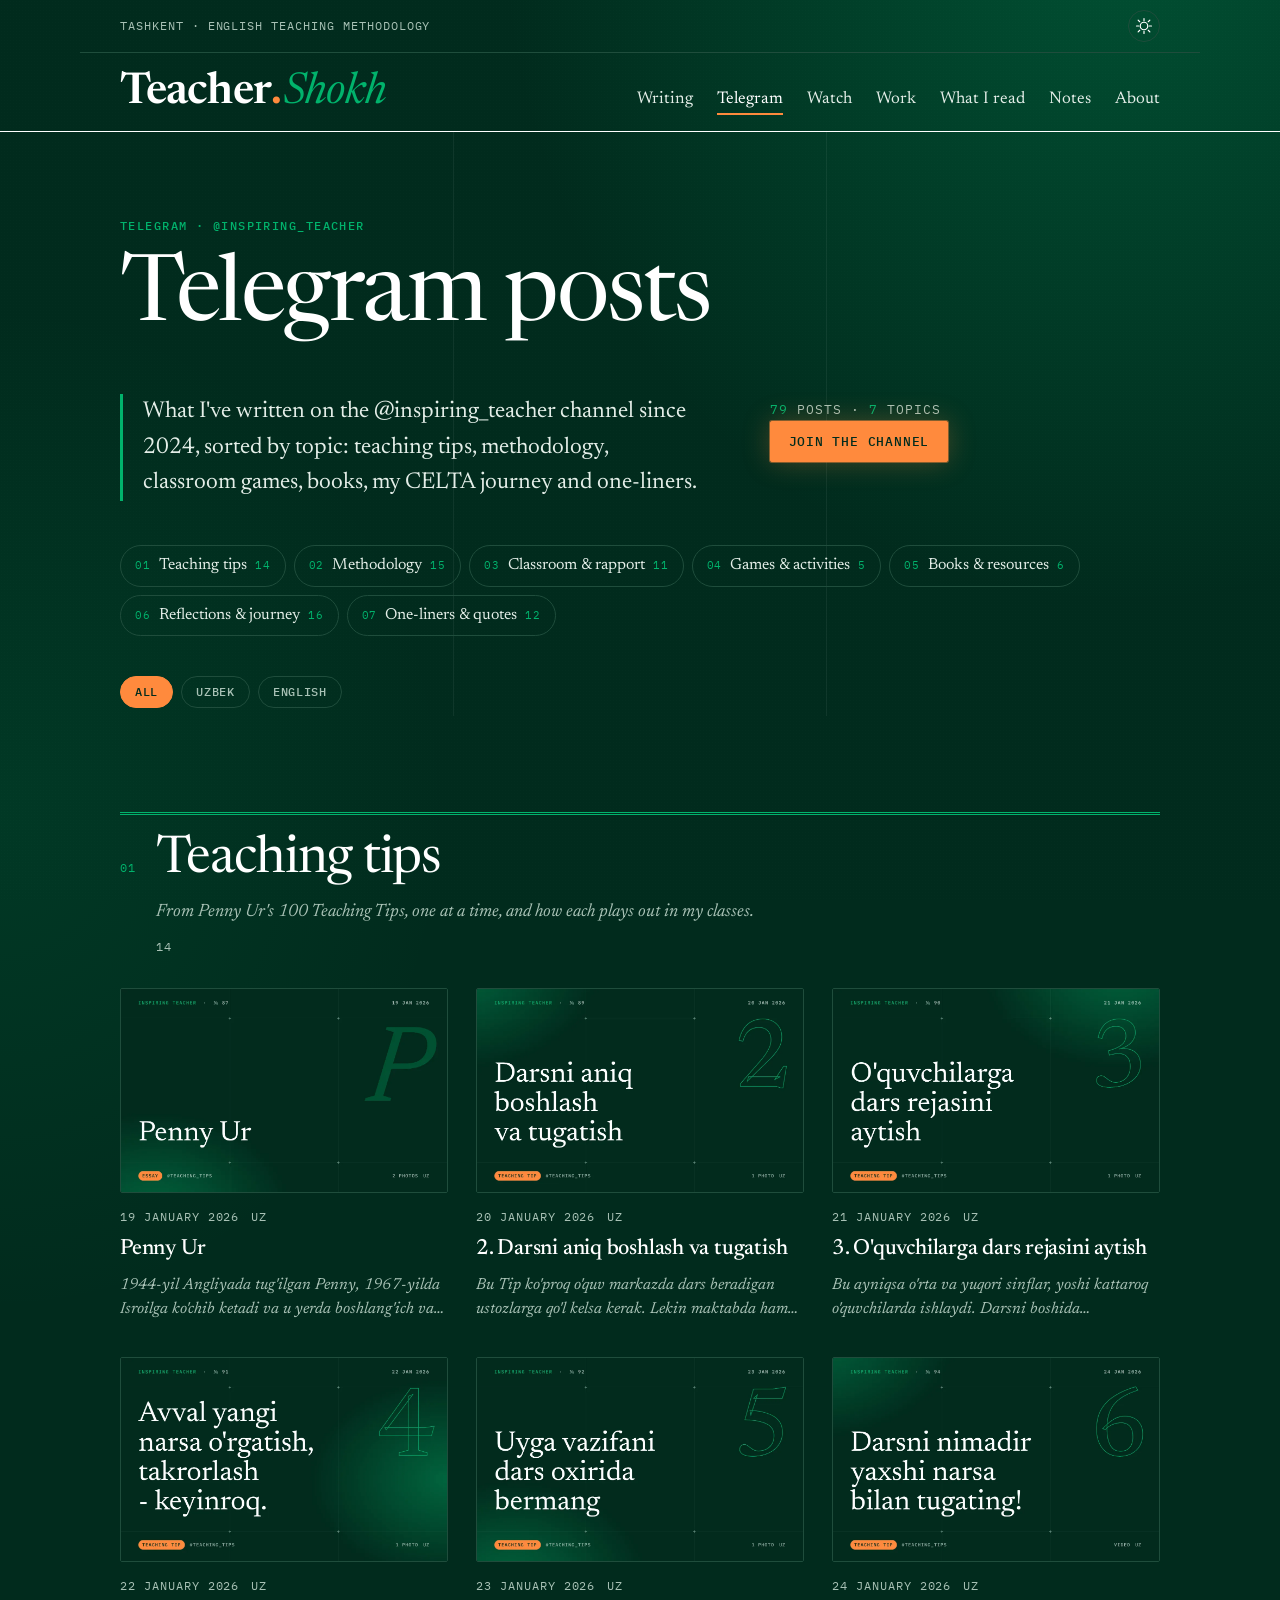
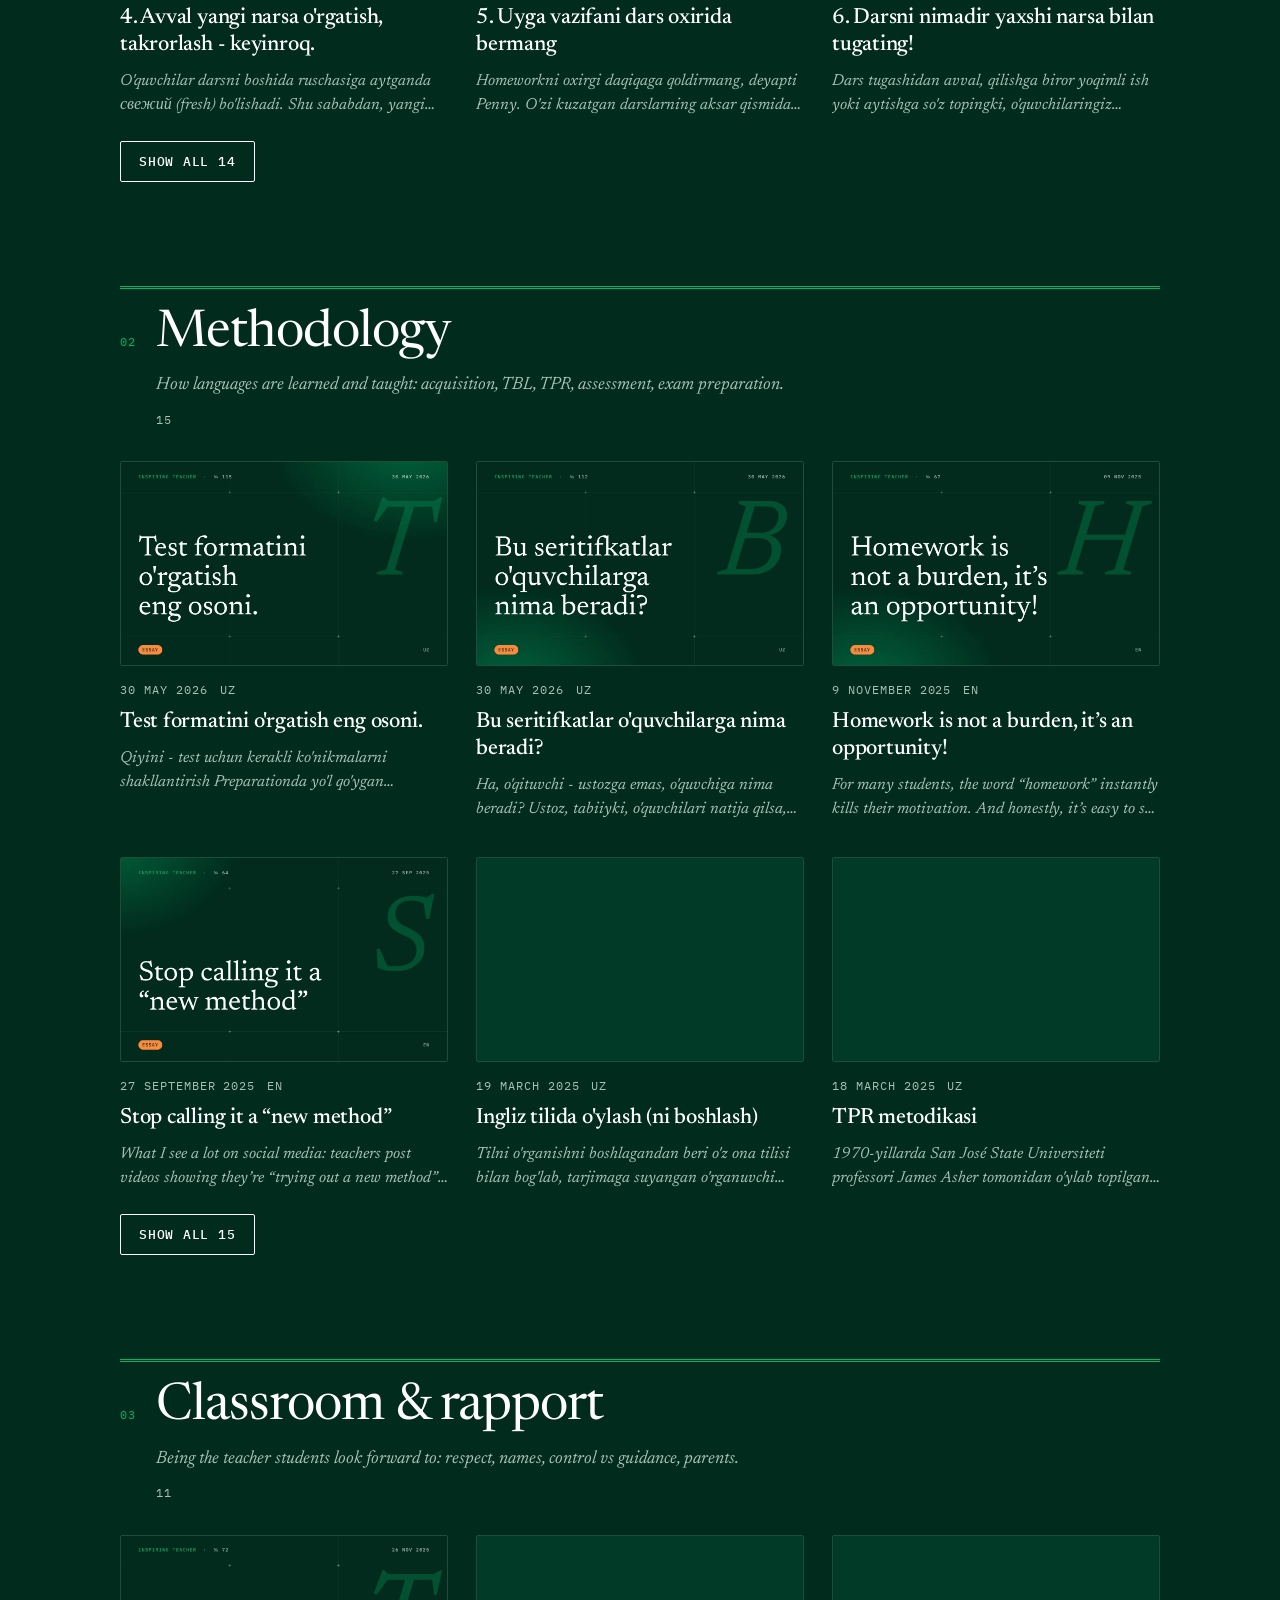
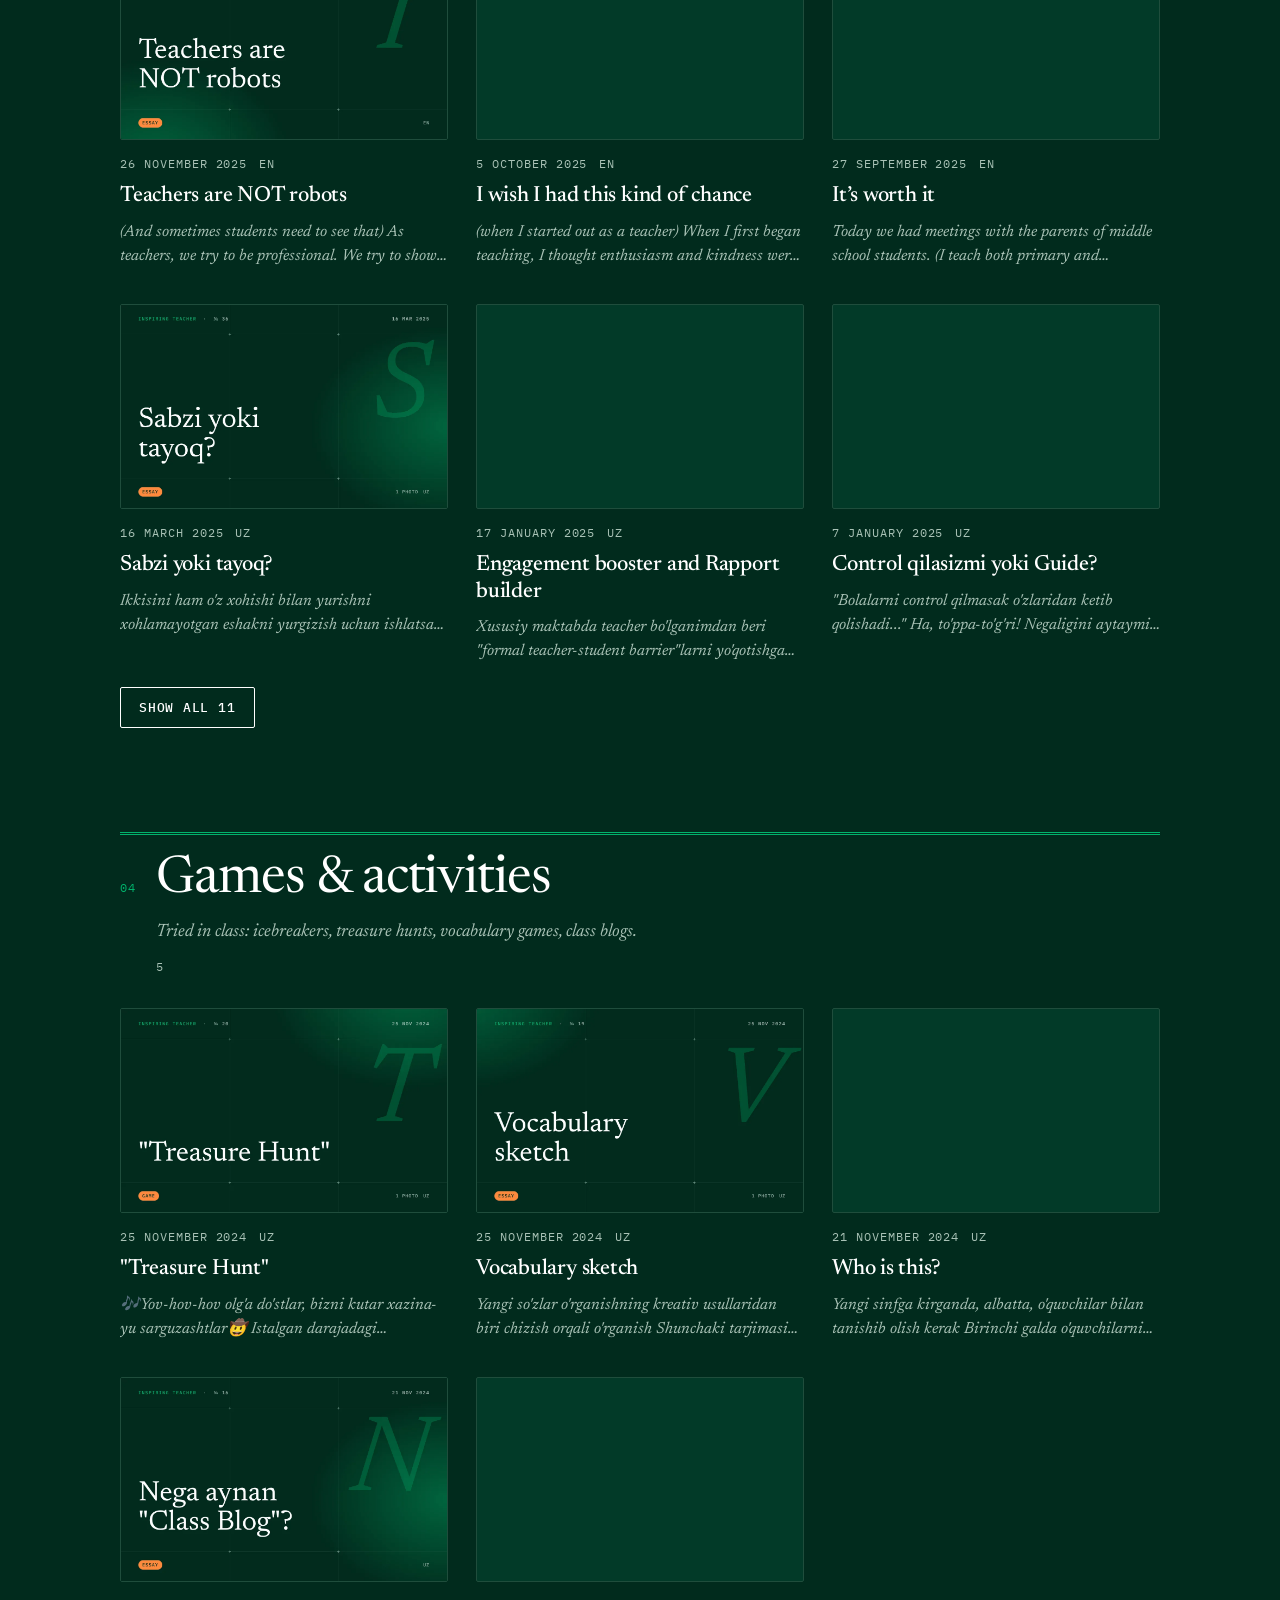
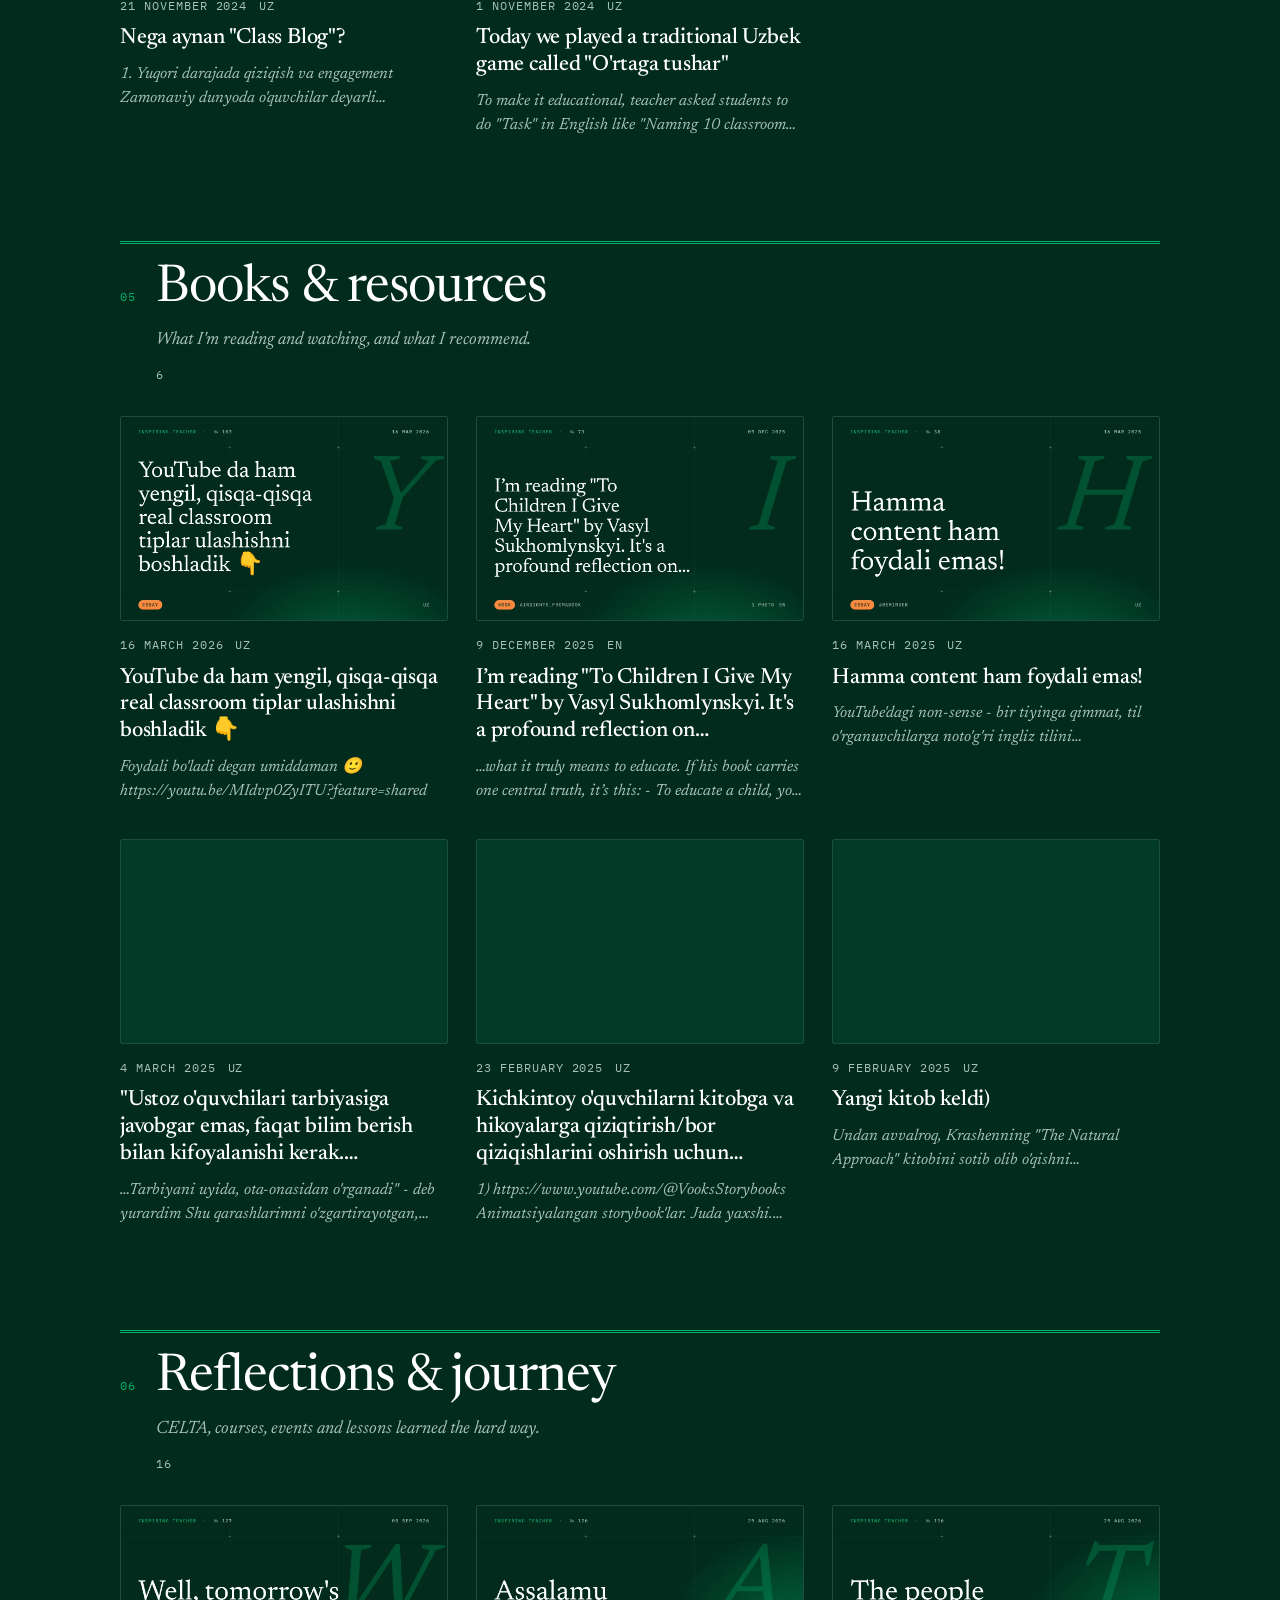
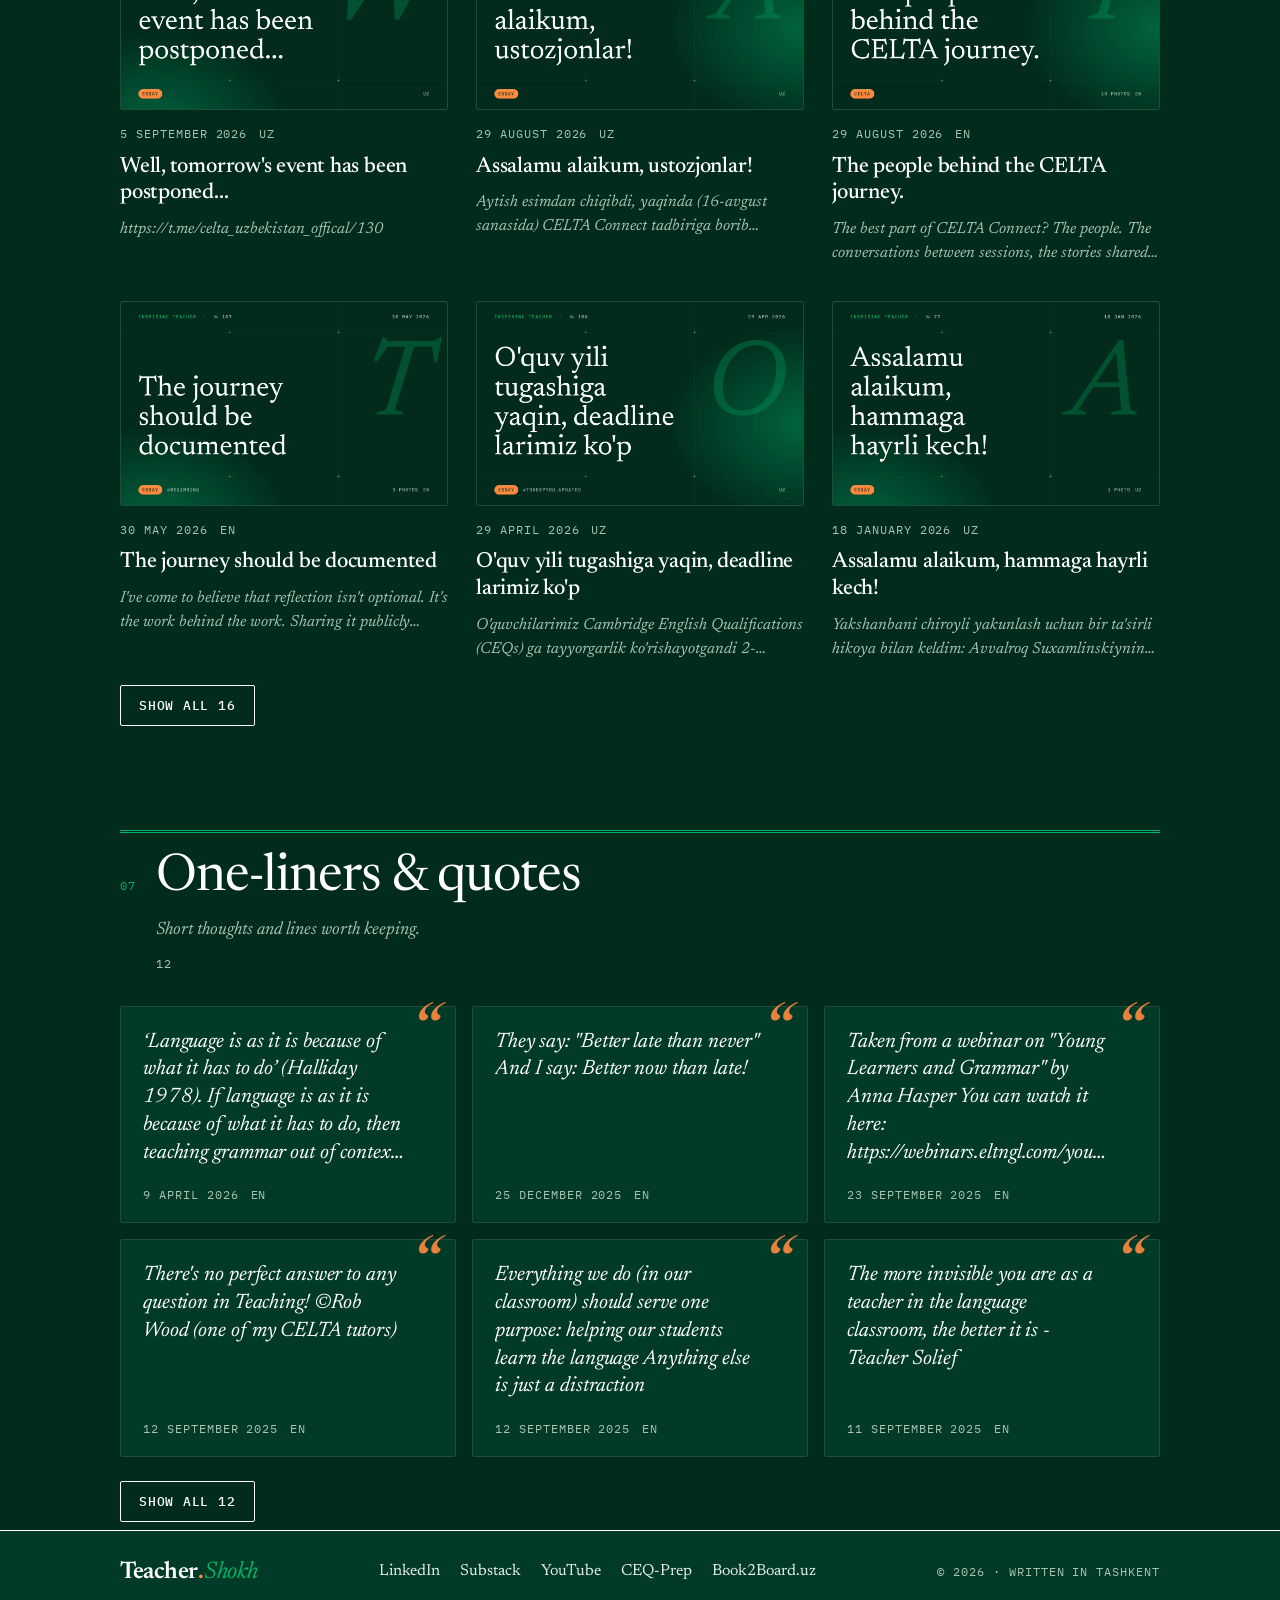
<file: telegram/index.html>
<!doctype html>
<html lang="en">
<head>
  <meta charset="utf-8">
  <meta name="viewport" content="width=device-width, initial-scale=1">
  <title>Telegram posts — Teacher Shokh</title>
  <meta name="description" content="Teacher Shokh's posts from the @inspiring_teacher Telegram channel, by topic: teaching tips, methodology, classroom games, books, CELTA reflections and one-liners.">
  <meta property="og:title" content="Telegram posts — Teacher Shokh">
  <meta property="og:description" content="Teacher Shokh's posts from the @inspiring_teacher Telegram channel, by topic: teaching tips, methodology, classroom games, books, CELTA reflections and one-liners.">
  <meta property="og:type" content="website">
  <meta property="og:site_name" content="Teacher Shokh">
  <script type="application/ld+json">{"@context":"https://schema.org","@graph":[{"@type":"WebSite","@id":"https://teachershokh.blog/#website","name":"Teacher Shokh","alternateName":["Teacher.Shokh","teachershokh.blog"],"url":"https://teachershokh.blog/","publisher":{"@id":"https://teachershokh.blog/#person"}},{"@type":"Person","@id":"https://teachershokh.blog/#person","name":"Shokhrukh Rejavaliev","alternateName":["Teacher Shokh","TeacherShokh","Shohruh Rejavaliyev","Shokhrukh Rejavaliyev","Shohruh Rejavaliev","MrShokh"],"url":"https://teachershokh.blog/about/","image":"https://teachershokh.blog/img/about/shokhrukh-rejavaliev-teacher-shokh.jpg","description":"English teacher in Tashkent, Uzbekistan, working with young learners, teenagers and IELTS candidates at Rahimov School; writes about language teaching methodology as Teacher Shokh.","jobTitle":"English teacher","email":"mailto:shohruhbekrejavaliev17@gmail.com","telephone":"+998900401740","worksFor":{"@type":"EducationalOrganization","name":"Rahimov School"},"address":{"@type":"PostalAddress","addressLocality":"Tashkent","addressCountry":"UZ"},"homeLocation":{"@type":"Place","name":"Tashkent, Uzbekistan"},"knowsAbout":["Teaching English to young learners","Second language acquisition","English language teaching methodology","Cambridge English Qualifications","IELTS preparation","Classroom management","Gamification in education","Teacher development","Educational technology"],"hasCredential":[{"@type":"EducationalOccupationalCredential","name":"CELTA","credentialCategory":"certificate","recognizedBy":{"@type":"Organization","name":"Cambridge English"}},{"@type":"EducationalOccupationalCredential","name":"IH Certificate in Teaching Young Learners and Teenagers (IH CTYL)","credentialCategory":"certificate","recognizedBy":{"@type":"Organization","name":"International House London"}}],"sameAs":["https://www.linkedin.com/in/shokhrukh-rejavaliev-teachershokh/","https://www.youtube.com/@InspiringTeacherShokh","https://www.youtube.com/@mrshokh","https://www.instagram.com/mrshokh_rejavaliev/","https://www.instagram.com/teachershokh/","https://t.me/inspiring_teacher","https://teachershokh.substack.com/","https://notes.teachershokh.blog/"],"alumniOf":{"@type":"EducationalOrganization","name":"Specialized Boarding School No. 63","address":{"@type":"PostalAddress","addressLocality":"Quva","addressRegion":"Fergana","addressCountry":"UZ"}}}]}</script>
  <meta property="og:url" content="https://teachershokh.blog/telegram/">
  <meta name="theme-color" content="#012b1d" media="(prefers-color-scheme: light)">
  <meta name="theme-color" content="#0f1512" media="(prefers-color-scheme: dark)">
  <link rel="icon" href="/favicon.ico" sizes="48x48">
  <link rel="icon" href="../favicon.svg" type="image/svg+xml">
  <link rel="icon" href="../favicon-96.png" sizes="96x96" type="image/png">
  <link rel="icon" href="../favicon-192.png" sizes="192x192" type="image/png">
  <link rel="apple-touch-icon" href="../apple-touch-icon.png">
  <meta property="og:image" content="https://teachershokh.blog/og-image.png?v=3">
  <meta property="og:image:width" content="1200">
  <meta property="og:image:height" content="630">
  <meta name="twitter:card" content="summary_large_image">
  <link rel="alternate" type="application/rss+xml" title="Teacher Shokh on Substack" href="https://teachershokh.substack.com/feed">
  <link rel="preconnect" href="https://fonts.googleapis.com">
  <link rel="preconnect" href="https://fonts.gstatic.com" crossorigin>
  <link href="https://fonts.googleapis.com/css2?family=Newsreader:ital,opsz,wght@0,6..72,300..700;1,6..72,300..700&family=IBM+Plex+Mono:wght@400;500&display=swap" rel="stylesheet">
  <link rel="stylesheet" href="../styles.css?v=20261106l">
  <script>
    // Set the theme before paint to avoid a flash.
    (function () {
      var t = null;
      try { t = localStorage.getItem('ts-theme'); } catch (e) {}
      if (t === 'light' || t === 'dark') document.documentElement.setAttribute('data-theme', t);
    })();
  </script>
</head>
<body class="page-telegram" data-base="../">
  <a class="skip" href="#main" data-i18n="skip">Skip to content</a>

  <header class="masthead">
    <div class="wrap masthead__top">
      <span class="mono" data-i18n="edition">Tashkent · English teaching methodology</span>
      <div class="controls">
        <button type="button" class="theme" id="themeToggle" aria-label="Toggle dark mode">
          <svg viewBox="0 0 24 24" width="18" height="18" aria-hidden="true"><path class="sun" d="M12 7a5 5 0 1 0 0 10a5 5 0 0 0 0-10Zm0-5v3m0 14v3M4.2 4.2l2.1 2.1m11.4 11.4l2.1 2.1M2 12h3m14 0h3M4.2 19.8l2.1-2.1M17.7 6.3l2.1-2.1"/><path class="moon" d="M20 14.5A8.5 8.5 0 0 1 9.5 4a8.5 8.5 0 1 0 10.5 10.5Z"/></svg>
        </button>
      </div>
    </div>
    <div class="wrap masthead__brand">
      <a href="../" class="wordmark" aria-label="Teacher Shokh">Teacher<span class="wordmark__dot" aria-hidden="true">.</span><em>Shokh</em></a>
      <nav class="nav" aria-label="Primary">
        <a href="../writing/" data-i18n="nav.writing">Writing</a>
        <a href="./" aria-current="page" data-i18n="nav.telegram">Telegram</a>
        <a href="../watch/" data-i18n="nav.watch">Watch</a>
        <a href="../work/" data-i18n="nav.work">Work</a>
        <a href="../reading/" data-i18n="nav.reading">What I read</a>
        <a href="https://notes.teachershokh.blog" data-i18n="nav.notes">Notes</a>
        <a href="../about/" data-i18n="nav.about">About</a>
      </nav>
    </div>
  </header>

  <main id="main">
  <div id="home">
    <section class="hero hero--page wrap">
      <p class="kicker" data-i18n="tg.kicker">Telegram · @inspiring_teacher</p>
      <h1 class="hero__title" data-i18n="tg.h">Telegram posts</h1>
      <div class="hero__grid">
        <p class="hero__lede" data-i18n="tg.lede">What I've written on the @inspiring_teacher channel since 2024, sorted by topic: teaching tips, methodology, classroom games, books, my CELTA journey and one-liners.</p>
        <aside class="hero__aside">
          <p class="rl__total mono"><span id="tgTotal">79</span> <span data-i18n="tg.posts">posts</span> · <span>7</span> <span data-i18n="tg.cats">topics</span></p>
          <div class="hero__ctas"><a class="btn btn--solid" href="https://t.me/inspiring_teacher" target="_blank" rel="noopener" data-i18n="tg.join">Join the channel</a></div>
        </aside>
      </div>
      <nav class="rl__toc" aria-label="Topics">
          <a href="#cat-tips" data-tg-chip="tips"><span class="mono">01</span> <span data-i18n="tg.cat.tips">Teaching tips</span> <span class="tg-chip__n mono">14</span></a>
          <a href="#cat-method" data-tg-chip="method"><span class="mono">02</span> <span data-i18n="tg.cat.method">Methodology</span> <span class="tg-chip__n mono">15</span></a>
          <a href="#cat-classroom" data-tg-chip="classroom"><span class="mono">03</span> <span data-i18n="tg.cat.classroom">Classroom &amp; rapport</span> <span class="tg-chip__n mono">11</span></a>
          <a href="#cat-games" data-tg-chip="games"><span class="mono">04</span> <span data-i18n="tg.cat.games">Games &amp; activities</span> <span class="tg-chip__n mono">5</span></a>
          <a href="#cat-books" data-tg-chip="books"><span class="mono">05</span> <span data-i18n="tg.cat.books">Books &amp; resources</span> <span class="tg-chip__n mono">6</span></a>
          <a href="#cat-reflections" data-tg-chip="reflections"><span class="mono">06</span> <span data-i18n="tg.cat.reflections">Reflections &amp; journey</span> <span class="tg-chip__n mono">16</span></a>
          <a href="#cat-oneliners" data-tg-chip="oneliners"><span class="mono">07</span> <span data-i18n="tg.cat.oneliners">One-liners &amp; quotes</span> <span class="tg-chip__n mono">12</span></a>
      </nav>
      <div class="filters tg-filters" role="group" aria-label="Filter by language">
        <button type="button" data-tg-filter="all" aria-pressed="true" data-i18n="filter.all">All</button>
        <button type="button" data-tg-filter="uz" aria-pressed="false">Uzbek</button>
        <button type="button" data-tg-filter="en" aria-pressed="false">English</button>
      </div>
    </section>

    <section class="section wrap tg-cat" id="cat-tips" data-tg-cat="tips" aria-labelledby="tg-h-tips">
      <header class="section__head">
        <span class="section__no mono">01</span>
        <h2 id="tg-h-tips" data-i18n="tg.cat.tips">Teaching tips</h2>
        <p class="section__dek" data-i18n="tg.dek.tips">From Penny Ur's 100 Teaching Tips, one at a time, and how each plays out in my classes.</p>
        <p class="section__dek mono rl__count">14</p>
      </header>
      <ul class="tg-grid" data-tg-list="tips"></ul>
      <div class="tg-actions"><button type="button" class="btn" data-tg-more="tips" hidden></button></div>
    </section>
    <section class="section wrap tg-cat" id="cat-method" data-tg-cat="method" aria-labelledby="tg-h-method">
      <header class="section__head">
        <span class="section__no mono">02</span>
        <h2 id="tg-h-method" data-i18n="tg.cat.method">Methodology</h2>
        <p class="section__dek" data-i18n="tg.dek.method">How languages are learned and taught: acquisition, TBL, TPR, assessment, exam preparation.</p>
        <p class="section__dek mono rl__count">15</p>
      </header>
      <ul class="tg-grid" data-tg-list="method"></ul>
      <div class="tg-actions"><button type="button" class="btn" data-tg-more="method" hidden></button></div>
    </section>
    <section class="section wrap tg-cat" id="cat-classroom" data-tg-cat="classroom" aria-labelledby="tg-h-classroom">
      <header class="section__head">
        <span class="section__no mono">03</span>
        <h2 id="tg-h-classroom" data-i18n="tg.cat.classroom">Classroom &amp; rapport</h2>
        <p class="section__dek" data-i18n="tg.dek.classroom">Being the teacher students look forward to: respect, names, control vs guidance, parents.</p>
        <p class="section__dek mono rl__count">11</p>
      </header>
      <ul class="tg-grid" data-tg-list="classroom"></ul>
      <div class="tg-actions"><button type="button" class="btn" data-tg-more="classroom" hidden></button></div>
    </section>
    <section class="section wrap tg-cat" id="cat-games" data-tg-cat="games" aria-labelledby="tg-h-games">
      <header class="section__head">
        <span class="section__no mono">04</span>
        <h2 id="tg-h-games" data-i18n="tg.cat.games">Games &amp; activities</h2>
        <p class="section__dek" data-i18n="tg.dek.games">Tried in class: icebreakers, treasure hunts, vocabulary games, class blogs.</p>
        <p class="section__dek mono rl__count">5</p>
      </header>
      <ul class="tg-grid" data-tg-list="games"></ul>
      <div class="tg-actions"><button type="button" class="btn" data-tg-more="games" hidden></button></div>
    </section>
    <section class="section wrap tg-cat" id="cat-books" data-tg-cat="books" aria-labelledby="tg-h-books">
      <header class="section__head">
        <span class="section__no mono">05</span>
        <h2 id="tg-h-books" data-i18n="tg.cat.books">Books &amp; resources</h2>
        <p class="section__dek" data-i18n="tg.dek.books">What I'm reading and watching, and what I recommend.</p>
        <p class="section__dek mono rl__count">6</p>
      </header>
      <ul class="tg-grid" data-tg-list="books"></ul>
      <div class="tg-actions"><button type="button" class="btn" data-tg-more="books" hidden></button></div>
    </section>
    <section class="section wrap tg-cat" id="cat-reflections" data-tg-cat="reflections" aria-labelledby="tg-h-reflections">
      <header class="section__head">
        <span class="section__no mono">06</span>
        <h2 id="tg-h-reflections" data-i18n="tg.cat.reflections">Reflections &amp; journey</h2>
        <p class="section__dek" data-i18n="tg.dek.reflections">CELTA, courses, events and lessons learned the hard way.</p>
        <p class="section__dek mono rl__count">16</p>
      </header>
      <ul class="tg-grid" data-tg-list="reflections"></ul>
      <div class="tg-actions"><button type="button" class="btn" data-tg-more="reflections" hidden></button></div>
    </section>
    <section class="section wrap tg-cat" id="cat-oneliners" data-tg-cat="oneliners" aria-labelledby="tg-h-oneliners">
      <header class="section__head">
        <span class="section__no mono">07</span>
        <h2 id="tg-h-oneliners" data-i18n="tg.cat.oneliners">One-liners &amp; quotes</h2>
        <p class="section__dek" data-i18n="tg.dek.oneliners">Short thoughts and lines worth keeping.</p>
        <p class="section__dek mono rl__count">12</p>
      </header>
      <ul class="tg-quotes" data-tg-list="oneliners"></ul>
      <div class="tg-actions"><button type="button" class="btn" data-tg-more="oneliners" hidden></button></div>
    </section>
  </div>

    <!-- READER (single essay) -->
    <article class="reader wrap" id="reader" hidden>
      <a class="back mono" href="#writing" id="backLink"><span aria-hidden="true">←</span> <span data-i18n="reader.back">All writing</span></a>
      <header class="reader__head">
        <p class="reader__meta mono" id="readerMeta"></p>
        <h1 id="readerTitle"></h1>
        <p class="reader__tags" id="readerTags" hidden></p>
      </header>
      <figure class="reader__cover" id="readerCover" hidden><img alt="" id="readerCoverImg"></figure>
      <p class="reader__media" id="readerMedia" hidden></p>
      <div class="prose" id="readerBody"></div>
      <nav class="reader__next" id="readerNext" aria-label="Next essay"></nav>
      <section class="comments" aria-labelledby="comments-h">
        <h2 id="comments-h" class="mono" data-i18n="reader.comments">Comments</h2>
        <div id="giscus"></div>
      </section>
    </article>
  </main>

  <footer class="footer">
    <div class="wrap footer__inner">
      <span class="wordmark wordmark--sm" aria-label="Teacher Shokh">Teacher<span class="wordmark__dot" aria-hidden="true">.</span><em>Shokh</em></span>
      <nav class="footer__links" aria-label="Elsewhere">
        <a href="https://www.linkedin.com/in/shokhrukh-rejavaliev-teachershokh/" target="_blank" rel="me noopener">LinkedIn</a>
        <a href="https://teachershokh.substack.com/" target="_blank" rel="me noopener">Substack</a>
        <a href="https://www.youtube.com/@InspiringTeacherShokh" target="_blank" rel="me noopener">YouTube</a>
        <a href="https://ceq-prep-tracker.vercel.app/login" target="_blank" rel="noopener">CEQ-Prep</a>
        <a href="https://book2board.uz" target="_blank" rel="noopener">Book2Board.uz</a>
      </nav>
      <span class="mono footer__fine">© <span id="year">2026</span> · <span data-i18n="footer.made">Written in Tashkent</span></span>
    </div>
  </footer>

  <script src="../telegram.js?v=20261106l" defer></script>
  <script src="../app.js?v=20261106l" defer></script>
</body>
</html>
</file>
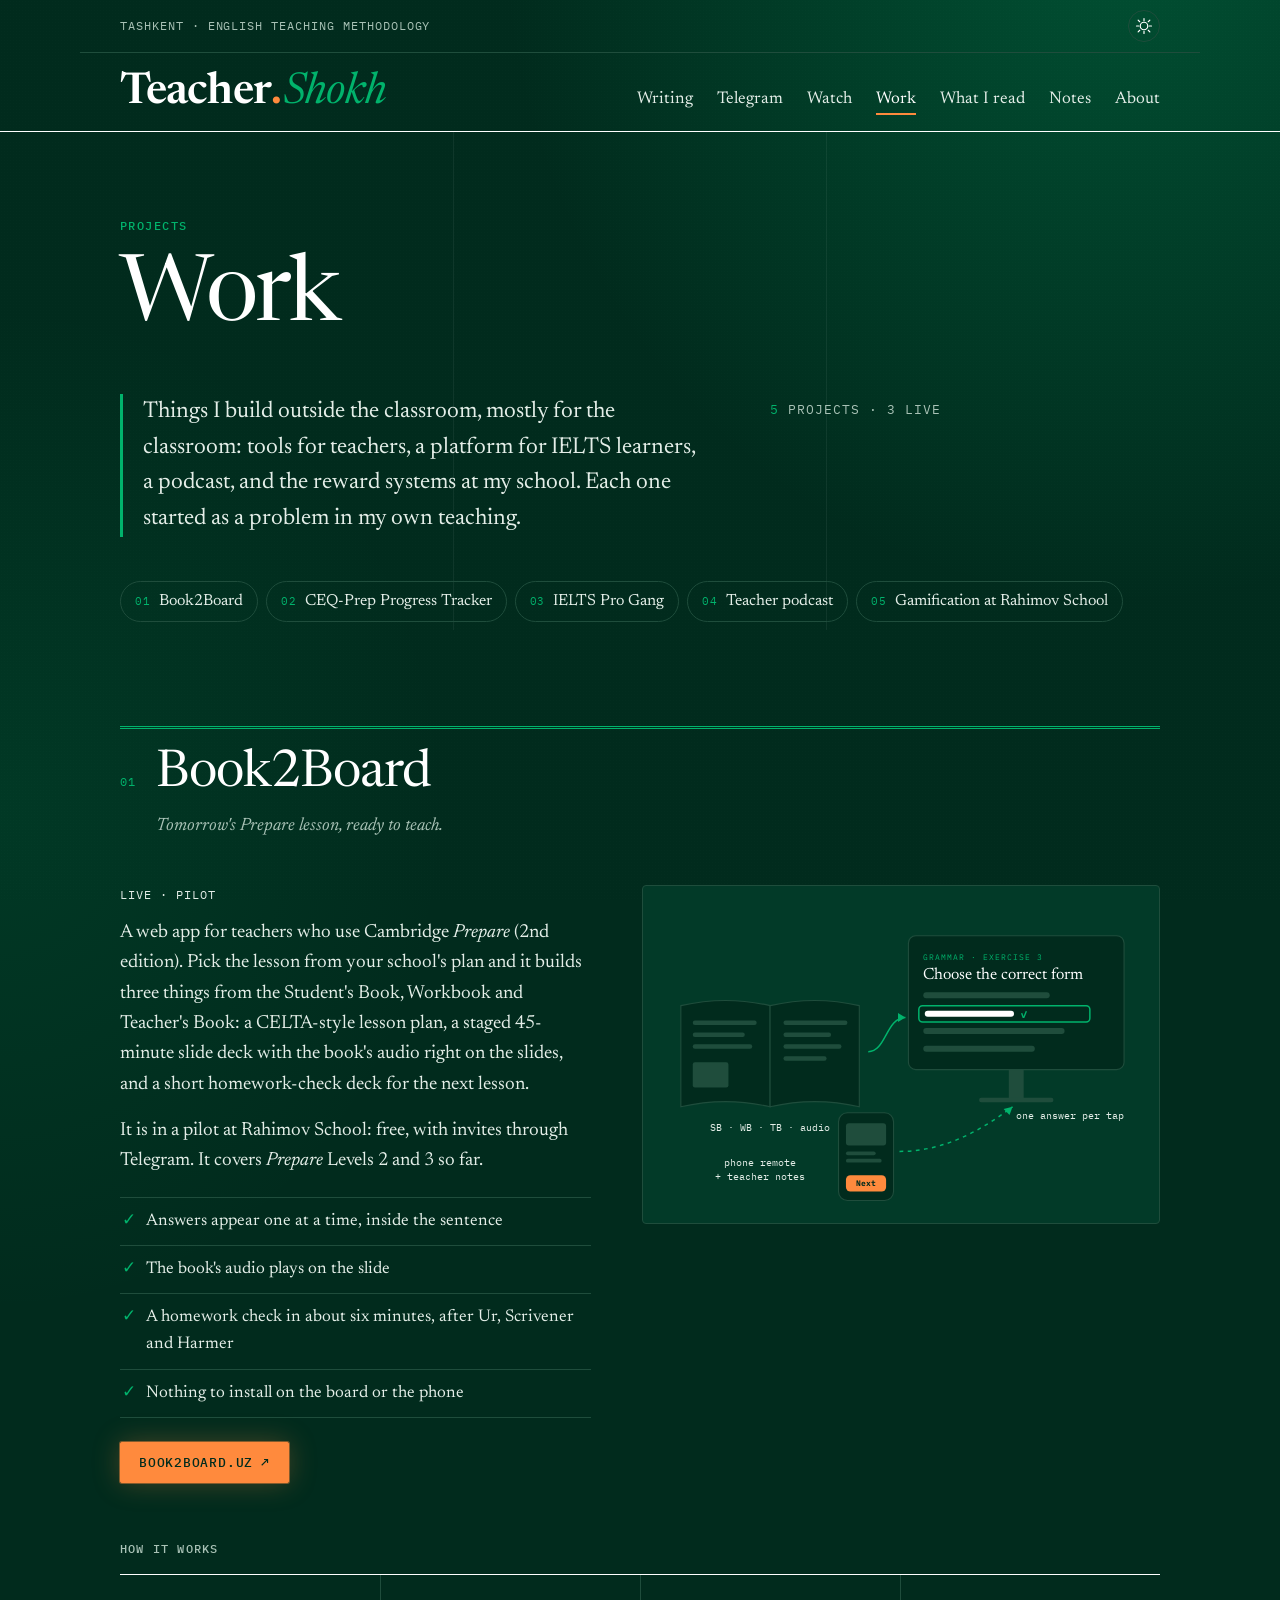
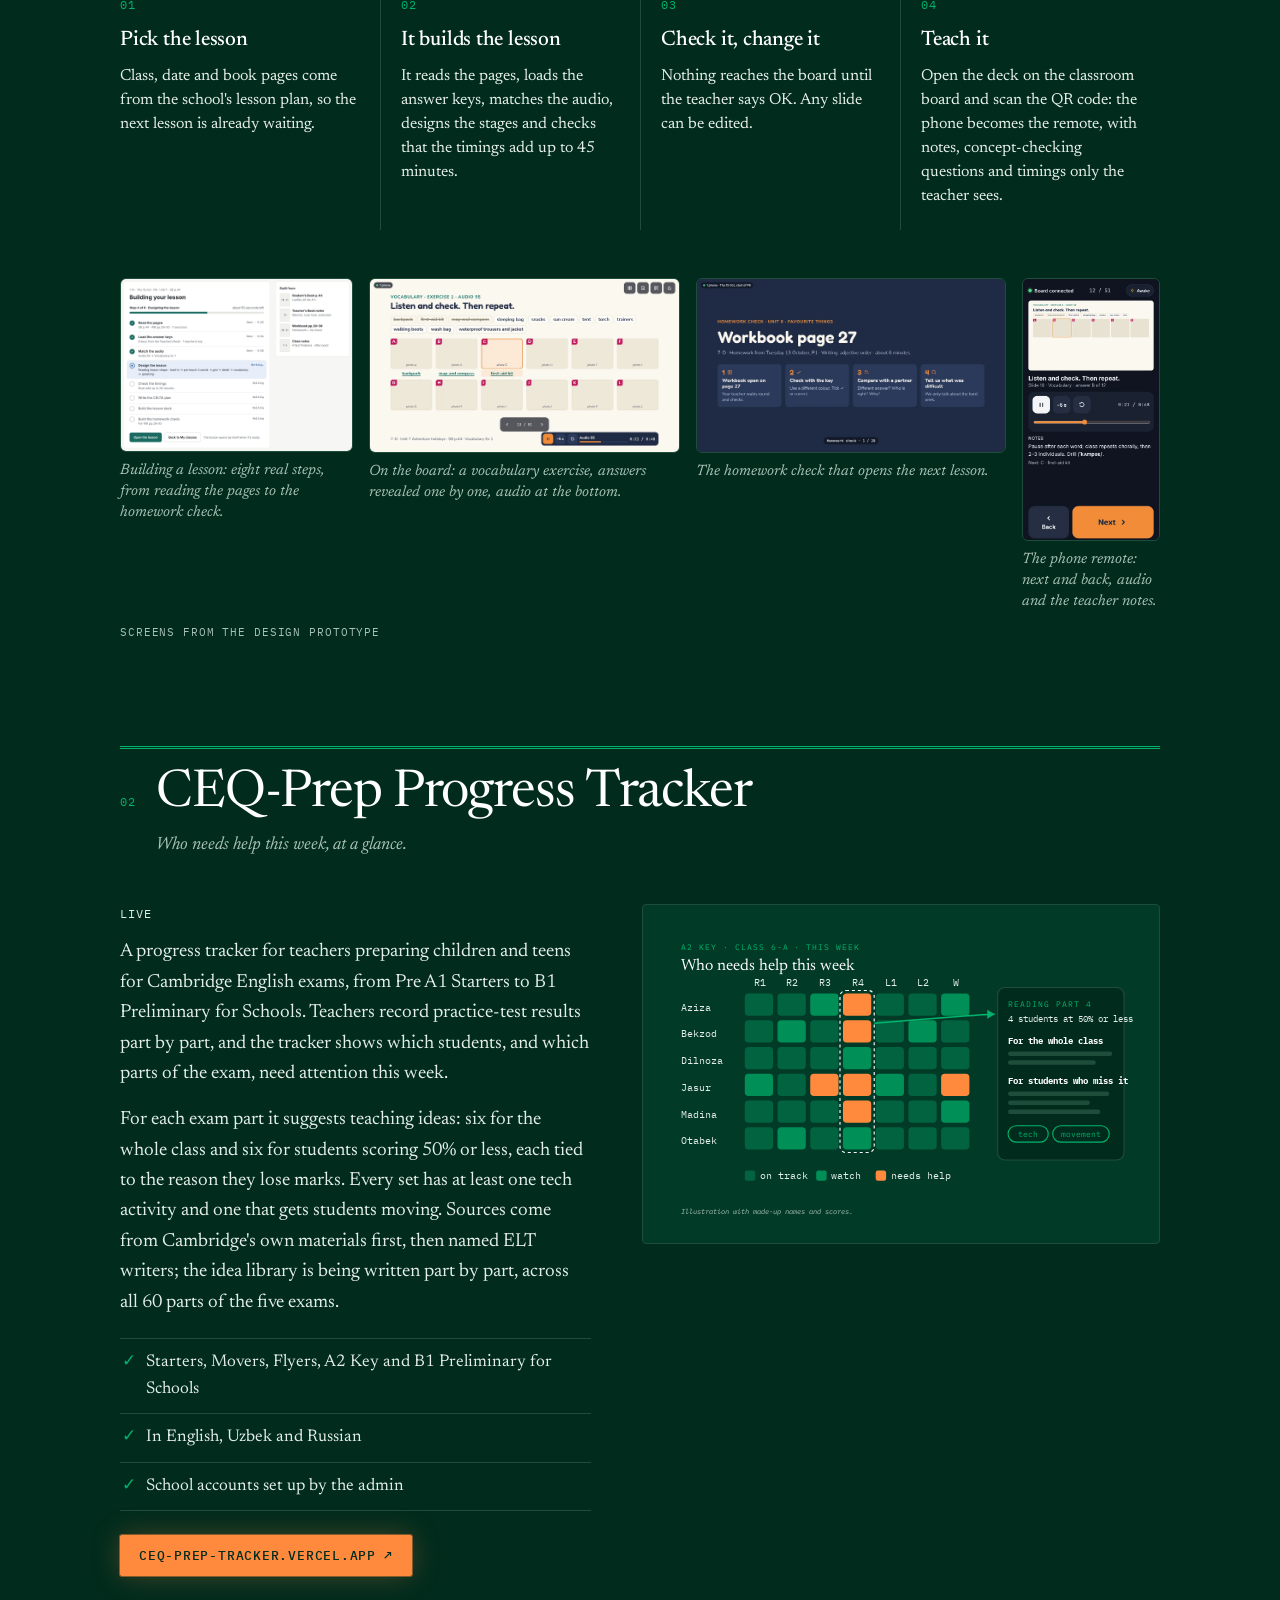
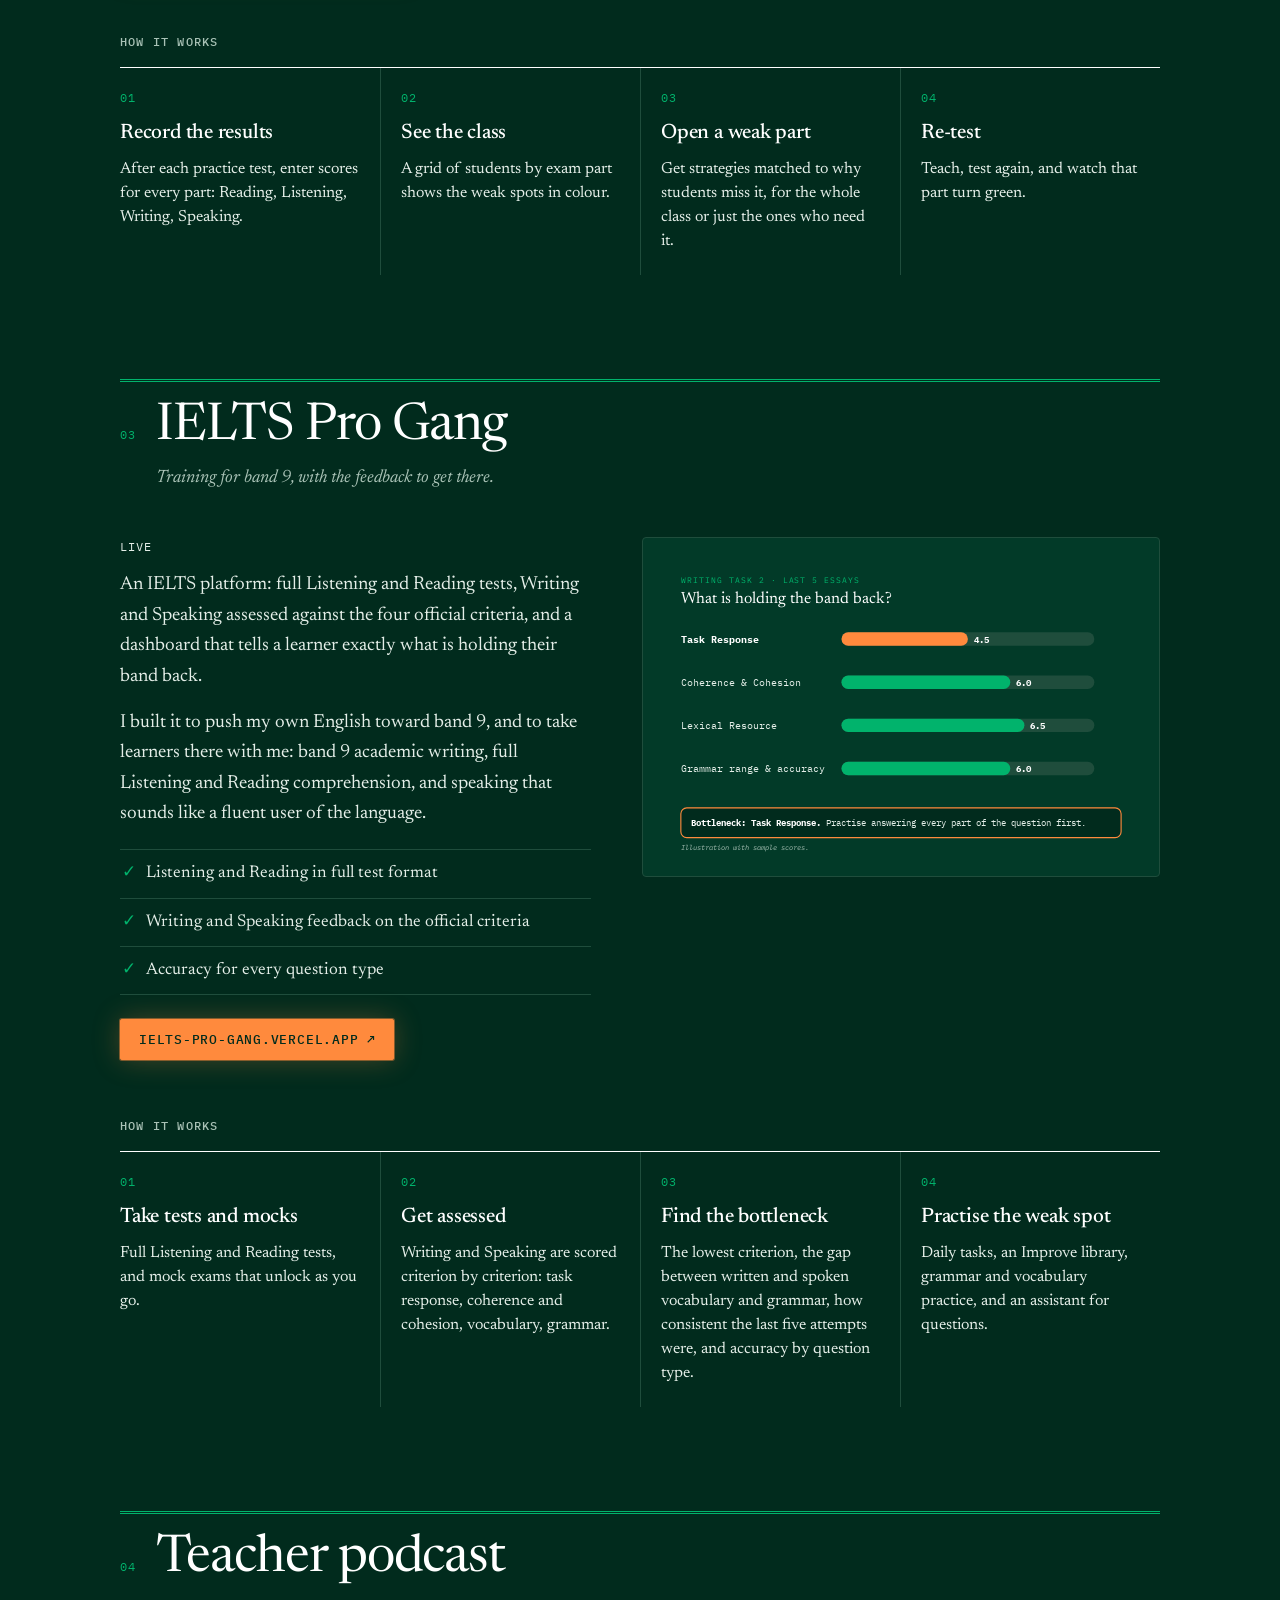
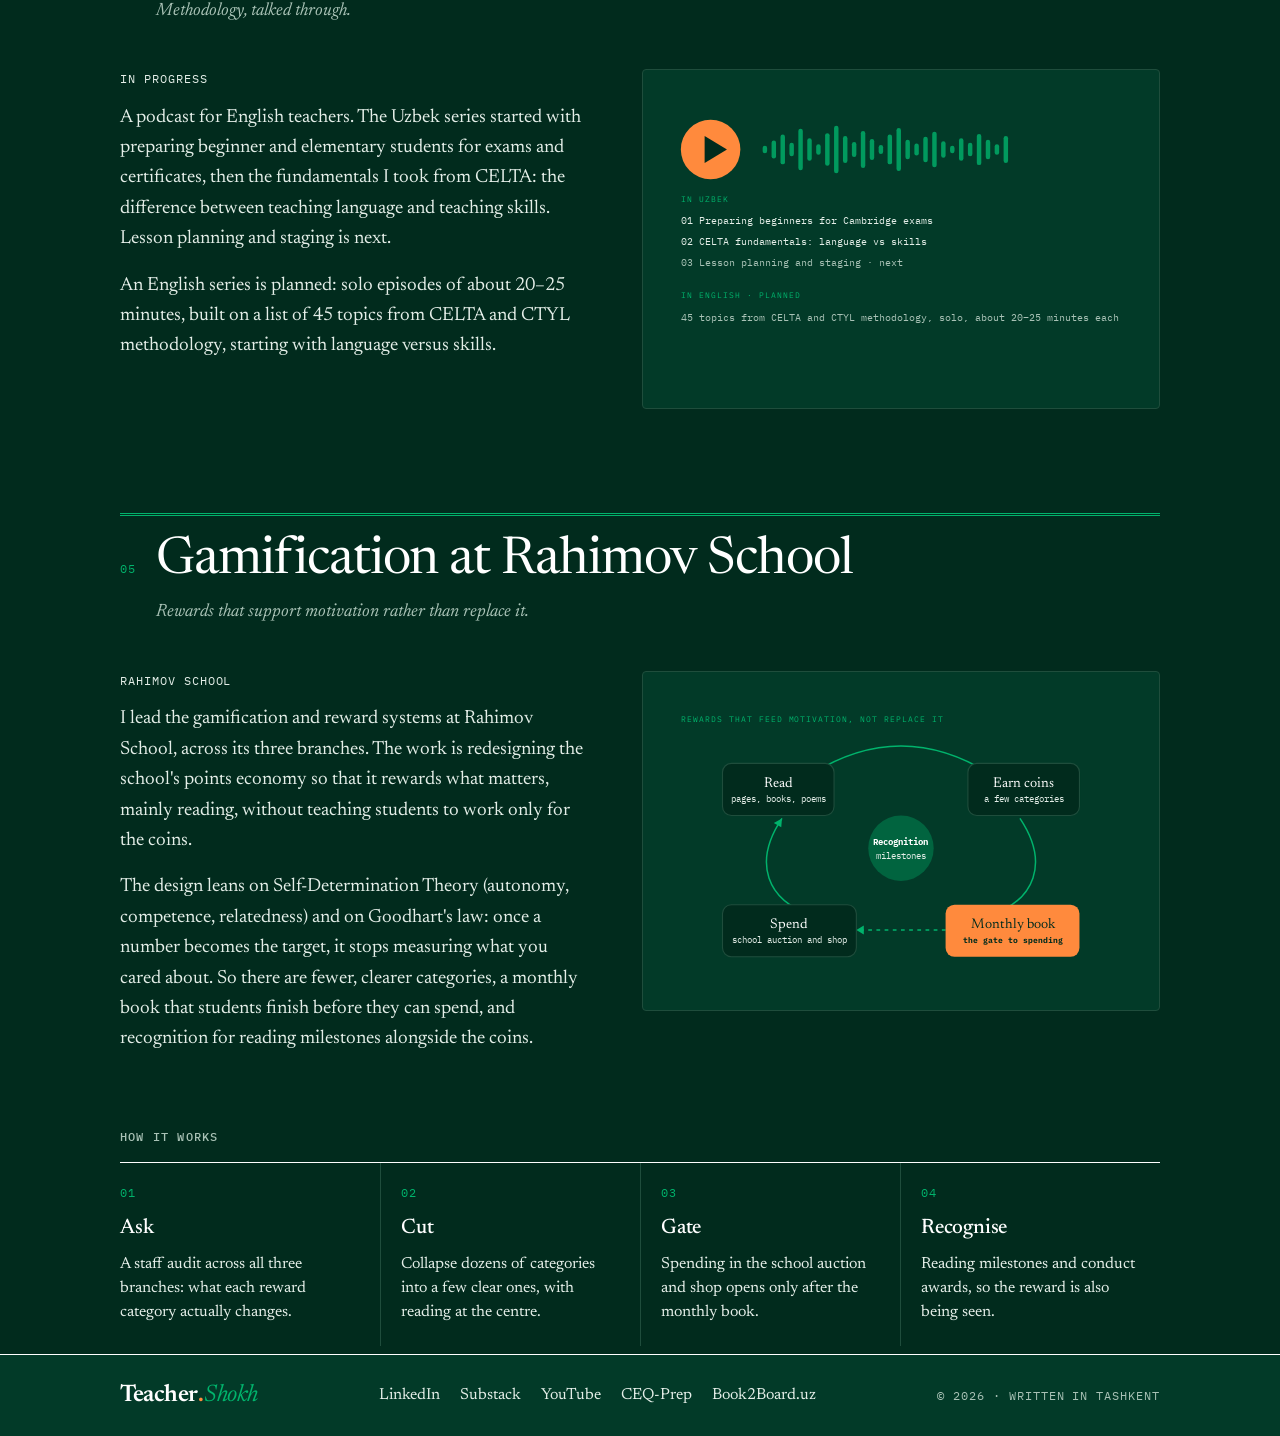
<file: work/index.html>
<!doctype html>
<html lang="en">
<head>
  <meta charset="utf-8">
  <meta name="viewport" content="width=device-width, initial-scale=1">
  <title>Work — Teacher Shokh</title>
  <meta name="description" content="What Teacher Shokh builds outside the classroom: Book2Board, CEQ-Prep Progress Tracker, IELTS Pro Gang, a teacher podcast and gamification at Rahimov School.">
  <meta property="og:title" content="Work — Teacher Shokh">
  <meta property="og:description" content="What Teacher Shokh builds outside the classroom: Book2Board, CEQ-Prep Progress Tracker, IELTS Pro Gang, a teacher podcast and gamification at Rahimov School.">
  <meta property="og:type" content="website">
  <meta property="og:site_name" content="Teacher Shokh">
  <script type="application/ld+json">{"@context":"https://schema.org","@graph":[{"@type":"WebSite","@id":"https://teachershokh.blog/#website","name":"Teacher Shokh","alternateName":["Teacher.Shokh","teachershokh.blog"],"url":"https://teachershokh.blog/","publisher":{"@id":"https://teachershokh.blog/#person"}},{"@type":"Person","@id":"https://teachershokh.blog/#person","name":"Shokhrukh Rejavaliev","alternateName":["Teacher Shokh","TeacherShokh","Shohruh Rejavaliyev","Shokhrukh Rejavaliyev","Shohruh Rejavaliev","MrShokh"],"url":"https://teachershokh.blog/about/","image":"https://teachershokh.blog/img/about/shokhrukh-rejavaliev-teacher-shokh.jpg","description":"English teacher in Tashkent, Uzbekistan, working with young learners, teenagers and IELTS candidates at Rahimov School; writes about language teaching methodology as Teacher Shokh.","jobTitle":"English teacher","email":"mailto:shohruhbekrejavaliev17@gmail.com","telephone":"+998900401740","worksFor":{"@type":"EducationalOrganization","name":"Rahimov School"},"address":{"@type":"PostalAddress","addressLocality":"Tashkent","addressCountry":"UZ"},"homeLocation":{"@type":"Place","name":"Tashkent, Uzbekistan"},"knowsAbout":["Teaching English to young learners","Second language acquisition","English language teaching methodology","Cambridge English Qualifications","IELTS preparation","Classroom management","Gamification in education","Teacher development","Educational technology"],"hasCredential":[{"@type":"EducationalOccupationalCredential","name":"CELTA","credentialCategory":"certificate","recognizedBy":{"@type":"Organization","name":"Cambridge English"}},{"@type":"EducationalOccupationalCredential","name":"IH Certificate in Teaching Young Learners and Teenagers (IH CTYL)","credentialCategory":"certificate","recognizedBy":{"@type":"Organization","name":"International House London"}}],"sameAs":["https://www.linkedin.com/in/shokhrukh-rejavaliev-teachershokh/","https://www.youtube.com/@InspiringTeacherShokh","https://www.youtube.com/@mrshokh","https://www.instagram.com/mrshokh_rejavaliev/","https://www.instagram.com/teachershokh/","https://t.me/inspiring_teacher","https://teachershokh.substack.com/","https://notes.teachershokh.blog/"],"alumniOf":{"@type":"EducationalOrganization","name":"Specialized Boarding School No. 63","address":{"@type":"PostalAddress","addressLocality":"Quva","addressRegion":"Fergana","addressCountry":"UZ"}}}]}</script>
  <meta property="og:url" content="https://teachershokh.blog/work/">
  <meta name="theme-color" content="#012b1d" media="(prefers-color-scheme: light)">
  <meta name="theme-color" content="#0f1512" media="(prefers-color-scheme: dark)">
  <link rel="icon" href="/favicon.ico" sizes="48x48">
  <link rel="icon" href="../favicon.svg" type="image/svg+xml">
  <link rel="icon" href="../favicon-96.png" sizes="96x96" type="image/png">
  <link rel="icon" href="../favicon-192.png" sizes="192x192" type="image/png">
  <link rel="apple-touch-icon" href="../apple-touch-icon.png">
  <meta property="og:image" content="https://teachershokh.blog/og-image.png?v=3">
  <meta property="og:image:width" content="1200">
  <meta property="og:image:height" content="630">
  <meta name="twitter:card" content="summary_large_image">
  <link rel="alternate" type="application/rss+xml" title="Teacher Shokh on Substack" href="https://teachershokh.substack.com/feed">
  <link rel="preconnect" href="https://fonts.googleapis.com">
  <link rel="preconnect" href="https://fonts.gstatic.com" crossorigin>
  <link href="https://fonts.googleapis.com/css2?family=Newsreader:ital,opsz,wght@0,6..72,300..700;1,6..72,300..700&family=IBM+Plex+Mono:wght@400;500&display=swap" rel="stylesheet">
  <link rel="stylesheet" href="../styles.css?v=20261106l">
  <script>
    // Set the theme before paint to avoid a flash.
    (function () {
      var t = null;
      try { t = localStorage.getItem('ts-theme'); } catch (e) {}
      if (t === 'light' || t === 'dark') document.documentElement.setAttribute('data-theme', t);
    })();
  </script>
</head>
<body class="page-work" data-base="../">
  <a class="skip" href="#main" data-i18n="skip">Skip to content</a>

  <header class="masthead">
    <div class="wrap masthead__top">
      <span class="mono" data-i18n="edition">Tashkent · English teaching methodology</span>
      <div class="controls">
        <button type="button" class="theme" id="themeToggle" aria-label="Toggle dark mode">
          <svg viewBox="0 0 24 24" width="18" height="18" aria-hidden="true"><path class="sun" d="M12 7a5 5 0 1 0 0 10a5 5 0 0 0 0-10Zm0-5v3m0 14v3M4.2 4.2l2.1 2.1m11.4 11.4l2.1 2.1M2 12h3m14 0h3M4.2 19.8l2.1-2.1M17.7 6.3l2.1-2.1"/><path class="moon" d="M20 14.5A8.5 8.5 0 0 1 9.5 4a8.5 8.5 0 1 0 10.5 10.5Z"/></svg>
        </button>
      </div>
    </div>
    <div class="wrap masthead__brand">
      <a href="../" class="wordmark" aria-label="Teacher Shokh">Teacher<span class="wordmark__dot" aria-hidden="true">.</span><em>Shokh</em></a>
      <nav class="nav" aria-label="Primary">
        <a href="../writing/" data-i18n="nav.writing">Writing</a>
        <a href="../telegram/" data-i18n="nav.telegram">Telegram</a>
        <a href="../watch/" data-i18n="nav.watch">Watch</a>
        <a href="./" aria-current="page" data-i18n="nav.work">Work</a>
        <a href="../reading/" data-i18n="nav.reading">What I read</a>
        <a href="https://notes.teachershokh.blog" data-i18n="nav.notes">Notes</a>
        <a href="../about/" data-i18n="nav.about">About</a>
      </nav>
    </div>
  </header>

  <main id="main">
    <section class="hero hero--page wrap">
      <p class="kicker">Projects</p>
      <h1 class="hero__title" data-i18n="work.h">Work</h1>
      <div class="hero__grid">
        <p class="hero__lede">Things I build outside the classroom, mostly for the classroom: tools for teachers, a platform for IELTS learners, a podcast, and the reward systems at my school. Each one started as a problem in my own teaching.</p>
        <aside class="hero__aside"><p class="rl__total mono"><span>5</span> projects · <span>3</span> live</p></aside>
      </div>
      <nav class="rl__toc" aria-label="Projects">
          <a href="#book2board"><span class="mono">01</span> <span>Book2Board</span></a>
          <a href="#ceq-prep"><span class="mono">02</span> <span>CEQ-Prep Progress Tracker</span></a>
          <a href="#ielts-pro-gang"><span class="mono">03</span> <span>IELTS Pro Gang</span></a>
          <a href="#podcast"><span class="mono">04</span> <span>Teacher podcast</span></a>
          <a href="#gamification"><span class="mono">05</span> <span>Gamification at Rahimov School</span></a>
      </nav>
    </section>

    <section class="section wrap wk" id="book2board" aria-labelledby="wk-h-book2board">
      <header class="section__head">
        <span class="section__no mono">01</span>
        <h2 id="wk-h-book2board">Book2Board</h2>
        <p class="section__dek">Tomorrow&#x27;s Prepare lesson, ready to teach.</p>
      </header>
      <div class="wk-grid">
        <div class="wk-text">
          <p class="work__tag mono">Live · pilot</p>
          <p>A web app for teachers who use Cambridge <em>Prepare</em> (2nd edition). Pick the lesson from your school's plan and it builds three things from the Student's Book, Workbook and Teacher's Book: a CELTA-style lesson plan, a staged 45-minute slide deck with the book's audio right on the slides, and a short homework-check deck for the next lesson.</p><p>It is in a pilot at Rahimov School: free, with invites through Telegram. It covers <em>Prepare</em> Levels 2 and 3 so far.</p>
          <ul class="wk-bits"><li>Answers appear one at a time, inside the sentence</li><li>The book&#x27;s audio plays on the slide</li><li>A homework check in about six minutes, after Ur, Scrivener and Harmer</li><li>Nothing to install on the board or the phone</li></ul>
          <div class="hero__ctas"><a class="btn btn--solid" href="https://book2board.uz" target="_blank" rel="noopener">book2board.uz <span aria-hidden="true">↗</span></a></div>
        </div>
        <figure class="wk-fig"><svg viewBox="0 0 640 400" role="img" aria-labelledby="ill-b2b-t" class="ill">
  <title id="ill-b2b-t">The book's pages go in; a staged lesson comes out on the classroom board, driven from the teacher's phone.</title>
  <!-- open book -->
  <g transform="translate(24 120)">
    <path class="ill-panel ill-stroke" d="M0 14 Q60 0 120 14 L120 150 Q60 136 0 150 Z"/>
    <path class="ill-panel ill-stroke" d="M120 14 Q180 0 240 14 L240 150 Q180 136 120 150 Z" transform="translate(-0 0)"/>
    <g class="ill-faint"><rect x="16" y="34" width="86" height="6" rx="3"/><rect x="16" y="50" width="70" height="6" rx="3"/><rect x="16" y="66" width="80" height="6" rx="3"/><rect x="16" y="90" width="48" height="34" rx="3"/>
    <rect x="138" y="34" width="86" height="6" rx="3"/><rect x="138" y="50" width="64" height="6" rx="3"/><rect x="138" y="66" width="78" height="6" rx="3"/><rect x="138" y="82" width="58" height="6" rx="3"/></g>
    <text class="ill-label" x="120" y="182" text-anchor="middle">SB · WB · TB · audio</text>
  </g>
  <!-- arrow -->
  <path class="ill-arrow" d="M276 196 C 300 196, 300 150, 326 150"/><path class="ill-head" d="M326 150 l-10 -6 v12 z"/>
  <!-- board -->
  <g transform="translate(330 40)">
    <rect class="ill-panel ill-stroke" width="290" height="180" rx="10"/>
    <text class="ill-kicker" x="20" y="32">GRAMMAR · EXERCISE 3</text>
    <text class="ill-h" x="20" y="58">Choose the correct form</text>
    <g class="ill-faint"><rect x="20" y="76" width="170" height="8" rx="4"/><rect x="20" y="124" width="190" height="8" rx="4"/><rect x="20" y="148" width="150" height="8" rx="4"/></g>
    <rect class="ill-hl" x="14" y="94" width="230" height="22" rx="5"/>
    <rect class="ill-ink-fill" x="22" y="101" width="120" height="8" rx="4"/><text class="ill-tick" x="152" y="111">✓</text>
    <rect class="ill-stand" x="135" y="180" width="20" height="40"/><rect class="ill-stand" x="95" y="218" width="100" height="6" rx="3"/>
    <text class="ill-label" x="290" y="246" text-anchor="end">one answer per tap</text>
  </g>
  <!-- phone -->
  <g transform="translate(236 278)">
    <rect class="ill-panel ill-stroke" width="74" height="118" rx="12"/>
    <rect class="ill-faint" x="10" y="14" width="54" height="30" rx="4"/>
    <rect class="ill-faint" x="10" y="52" width="40" height="5" rx="2.5"/><rect class="ill-faint" x="10" y="62" width="48" height="5" rx="2.5"/>
    <rect class="ill-btn" x="10" y="84" width="54" height="22" rx="6"/><text class="ill-btn-t" x="37" y="99" text-anchor="middle">Next</text>
  </g>
  <path class="ill-arrow ill-dash" d="M318 330 C 380 330, 430 300, 470 270"/><path class="ill-head" d="M470 270 l-4 11 l-8 -8 z"/>
  <text class="ill-label" x="130" y="350" text-anchor="middle">phone remote</text>
  <text class="ill-label" x="130" y="368" text-anchor="middle">+ teacher notes</text>
</svg></figure>
      </div>
      <h3 class="wk-sub mono">How it works</h3><ol class="wk-steps"><li><span class="wk-steps__n mono">01</span><div><h4>Pick the lesson</h4><p>Class, date and book pages come from the school&#x27;s lesson plan, so the next lesson is already waiting.</p></div></li><li><span class="wk-steps__n mono">02</span><div><h4>It builds the lesson</h4><p>It reads the pages, loads the answer keys, matches the audio, designs the stages and checks that the timings add up to 45 minutes.</p></div></li><li><span class="wk-steps__n mono">03</span><div><h4>Check it, change it</h4><p>Nothing reaches the board until the teacher says OK. Any slide can be edited.</p></div></li><li><span class="wk-steps__n mono">04</span><div><h4>Teach it</h4><p>Open the deck on the classroom board and scan the QR code: the phone becomes the remote, with notes, concept-checking questions and timings only the teacher sees.</p></div></li></ol>
      <div class="wk-shots" role="list"><figure class="wk-shot" role="listitem"><img src="img/b2b-building.webp" alt="Building a lesson: eight real steps, from reading the pages to the homework check." width="1060" height="792" loading="lazy" decoding="async"><figcaption>Building a lesson: eight real steps, from reading the pages to the homework check.</figcaption></figure><figure class="wk-shot" role="listitem"><img src="img/b2b-board.webp" alt="On the board: a vocabulary exercise, answers revealed one by one, audio at the bottom." width="1440" height="810" loading="lazy" decoding="async"><figcaption>On the board: a vocabulary exercise, answers revealed one by one, audio at the bottom.</figcaption></figure><figure class="wk-shot" role="listitem"><img src="img/b2b-homework.webp" alt="The homework check that opens the next lesson." width="1440" height="810" loading="lazy" decoding="async"><figcaption>The homework check that opens the next lesson.</figcaption></figure><figure class="wk-shot wk-shot--tall" role="listitem"><img src="img/b2b-remote.webp" alt="The phone remote: next and back, audio and the teacher notes." width="402" height="775" loading="lazy" decoding="async"><figcaption>The phone remote: next and back, audio and the teacher notes.</figcaption></figure></div><p class="wk-note mono">Screens from the design prototype</p>
    </section>
    <section class="section wrap wk" id="ceq-prep" aria-labelledby="wk-h-ceq-prep">
      <header class="section__head">
        <span class="section__no mono">02</span>
        <h2 id="wk-h-ceq-prep">CEQ-Prep Progress Tracker</h2>
        <p class="section__dek">Who needs help this week, at a glance.</p>
      </header>
      <div class="wk-grid">
        <div class="wk-text">
          <p class="work__tag mono">Live</p>
          <p>A progress tracker for teachers preparing children and teens for Cambridge English exams, from Pre A1 Starters to B1 Preliminary for Schools. Teachers record practice-test results part by part, and the tracker shows which students, and which parts of the exam, need attention this week.</p><p>For each exam part it suggests teaching ideas: six for the whole class and six for students scoring 50% or less, each tied to the reason they lose marks. Every set has at least one tech activity and one that gets students moving. Sources come from Cambridge's own materials first, then named ELT writers; the idea library is being written part by part, across all 60 parts of the five exams.</p>
          <ul class="wk-bits"><li>Starters, Movers, Flyers, A2 Key and B1 Preliminary for Schools</li><li>In English, Uzbek and Russian</li><li>School accounts set up by the admin</li></ul>
          <div class="hero__ctas"><a class="btn btn--solid" href="https://ceq-prep-tracker.vercel.app/login" target="_blank" rel="noopener">ceq-prep-tracker.vercel.app <span aria-hidden="true">↗</span></a></div>
        </div>
        <figure class="wk-fig"><svg viewBox="0 0 640 400" role="img" aria-labelledby="ill-ceq-t" class="ill">
<title id="ill-ceq-t">A class grid of students by exam part; weak parts stand out, and opening one shows teaching ideas for it.</title>
<text class="ill-kicker" x="24" y="34">A2 KEY · CLASS 6-A · THIS WEEK</text>
<text class="ill-h" x="24" y="60">Who needs help this week</text>
<text class="ill-label" x="130.0" y="82" text-anchor="middle">R1</text>
<text class="ill-label" x="174.0" y="82" text-anchor="middle">R2</text>
<text class="ill-label" x="218.0" y="82" text-anchor="middle">R3</text>
<text class="ill-label" x="262.0" y="82" text-anchor="middle">R4</text>
<text class="ill-label" x="306.0" y="82" text-anchor="middle">L1</text>
<text class="ill-label" x="350.0" y="82" text-anchor="middle">L2</text>
<text class="ill-label" x="394.0" y="82" text-anchor="middle">W</text>
<text class="ill-label" x="24" y="115">Aziza</text>
<rect class="ill-ok" x="110" y="92" width="38" height="30" rx="5"/>
<rect class="ill-ok" x="154" y="92" width="38" height="30" rx="5"/>
<rect class="ill-watch" x="198" y="92" width="38" height="30" rx="5"/>
<rect class="ill-bad" x="242" y="92" width="38" height="30" rx="5"/>
<rect class="ill-ok" x="286" y="92" width="38" height="30" rx="5"/>
<rect class="ill-ok" x="330" y="92" width="38" height="30" rx="5"/>
<rect class="ill-watch" x="374" y="92" width="38" height="30" rx="5"/>
<text class="ill-label" x="24" y="151">Bekzod</text>
<rect class="ill-ok" x="110" y="128" width="38" height="30" rx="5"/>
<rect class="ill-watch" x="154" y="128" width="38" height="30" rx="5"/>
<rect class="ill-ok" x="198" y="128" width="38" height="30" rx="5"/>
<rect class="ill-bad" x="242" y="128" width="38" height="30" rx="5"/>
<rect class="ill-ok" x="286" y="128" width="38" height="30" rx="5"/>
<rect class="ill-watch" x="330" y="128" width="38" height="30" rx="5"/>
<rect class="ill-ok" x="374" y="128" width="38" height="30" rx="5"/>
<text class="ill-label" x="24" y="187">Dilnoza</text>
<rect class="ill-ok" x="110" y="164" width="38" height="30" rx="5"/>
<rect class="ill-ok" x="154" y="164" width="38" height="30" rx="5"/>
<rect class="ill-ok" x="198" y="164" width="38" height="30" rx="5"/>
<rect class="ill-watch" x="242" y="164" width="38" height="30" rx="5"/>
<rect class="ill-ok" x="286" y="164" width="38" height="30" rx="5"/>
<rect class="ill-ok" x="330" y="164" width="38" height="30" rx="5"/>
<rect class="ill-ok" x="374" y="164" width="38" height="30" rx="5"/>
<text class="ill-label" x="24" y="223">Jasur</text>
<rect class="ill-watch" x="110" y="200" width="38" height="30" rx="5"/>
<rect class="ill-ok" x="154" y="200" width="38" height="30" rx="5"/>
<rect class="ill-bad" x="198" y="200" width="38" height="30" rx="5"/>
<rect class="ill-bad" x="242" y="200" width="38" height="30" rx="5"/>
<rect class="ill-watch" x="286" y="200" width="38" height="30" rx="5"/>
<rect class="ill-ok" x="330" y="200" width="38" height="30" rx="5"/>
<rect class="ill-bad" x="374" y="200" width="38" height="30" rx="5"/>
<text class="ill-label" x="24" y="259">Madina</text>
<rect class="ill-ok" x="110" y="236" width="38" height="30" rx="5"/>
<rect class="ill-ok" x="154" y="236" width="38" height="30" rx="5"/>
<rect class="ill-ok" x="198" y="236" width="38" height="30" rx="5"/>
<rect class="ill-bad" x="242" y="236" width="38" height="30" rx="5"/>
<rect class="ill-ok" x="286" y="236" width="38" height="30" rx="5"/>
<rect class="ill-ok" x="330" y="236" width="38" height="30" rx="5"/>
<rect class="ill-watch" x="374" y="236" width="38" height="30" rx="5"/>
<text class="ill-label" x="24" y="295">Otabek</text>
<rect class="ill-ok" x="110" y="272" width="38" height="30" rx="5"/>
<rect class="ill-watch" x="154" y="272" width="38" height="30" rx="5"/>
<rect class="ill-ok" x="198" y="272" width="38" height="30" rx="5"/>
<rect class="ill-watch" x="242" y="272" width="38" height="30" rx="5"/>
<rect class="ill-ok" x="286" y="272" width="38" height="30" rx="5"/>
<rect class="ill-ok" x="330" y="272" width="38" height="30" rx="5"/>
<rect class="ill-ok" x="374" y="272" width="38" height="30" rx="5"/>
<rect class="ill-focus" x="238" y="88" width="46" height="218" rx="8"/>
<path class="ill-arrow" d="M284 132 C 440 120, 430 120, 446 120"/><path class="ill-head" d="M446 120 l-10 -6 v12 z"/>
<g transform="translate(450 84)">
      <rect class="ill-panel ill-stroke" width="170" height="232" rx="10"/>
      <text class="ill-kicker" x="14" y="26">READING PART 4</text>
      <text class="ill-small" x="14" y="46">4 students at 50% or less</text>
      <text class="ill-small ill-strong" x="14" y="76">For the whole class</text>
      <rect class="ill-faint" x="14" y="86" width="140" height="6" rx="3"/><rect class="ill-faint" x="14" y="98" width="118" height="6" rx="3"/>
      <text class="ill-small ill-strong" x="14" y="130">For students who miss it</text>
      <rect class="ill-faint" x="14" y="140" width="136" height="6" rx="3"/><rect class="ill-faint" x="14" y="152" width="110" height="6" rx="3"/><rect class="ill-faint" x="14" y="164" width="124" height="6" rx="3"/>
      <rect class="ill-chip" x="14" y="186" width="54" height="22" rx="11"/><text class="ill-chip-t" x="41" y="201" text-anchor="middle">tech</text>
      <rect class="ill-chip" x="74" y="186" width="76" height="22" rx="11"/><text class="ill-chip-t" x="112" y="201" text-anchor="middle">movement</text>
    </g>
<g transform="translate(110 330)"><rect class="ill-ok" width="14" height="14" rx="3"/><text class="ill-label" x="20" y="12">on track</text><rect class="ill-watch" x="96" width="14" height="14" rx="3"/><text class="ill-label" x="116" y="12">watch</text><rect class="ill-bad" x="176" width="14" height="14" rx="3"/><text class="ill-label" x="196" y="12">needs help</text></g>
<text class="ill-note" x="24" y="388">Illustration with made-up names and scores.</text></svg></figure>
      </div>
      <h3 class="wk-sub mono">How it works</h3><ol class="wk-steps"><li><span class="wk-steps__n mono">01</span><div><h4>Record the results</h4><p>After each practice test, enter scores for every part: Reading, Listening, Writing, Speaking.</p></div></li><li><span class="wk-steps__n mono">02</span><div><h4>See the class</h4><p>A grid of students by exam part shows the weak spots in colour.</p></div></li><li><span class="wk-steps__n mono">03</span><div><h4>Open a weak part</h4><p>Get strategies matched to why students miss it, for the whole class or just the ones who need it.</p></div></li><li><span class="wk-steps__n mono">04</span><div><h4>Re-test</h4><p>Teach, test again, and watch that part turn green.</p></div></li></ol>
      
    </section>
    <section class="section wrap wk" id="ielts-pro-gang" aria-labelledby="wk-h-ielts-pro-gang">
      <header class="section__head">
        <span class="section__no mono">03</span>
        <h2 id="wk-h-ielts-pro-gang">IELTS Pro Gang</h2>
        <p class="section__dek">Training for band 9, with the feedback to get there.</p>
      </header>
      <div class="wk-grid">
        <div class="wk-text">
          <p class="work__tag mono">Live</p>
          <p>An IELTS platform: full Listening and Reading tests, Writing and Speaking assessed against the four official criteria, and a dashboard that tells a learner exactly what is holding their band back.</p><p>I built it to push my own English toward band 9, and to take learners there with me: band 9 academic writing, full Listening and Reading comprehension, and speaking that sounds like a fluent user of the language.</p>
          <ul class="wk-bits"><li>Listening and Reading in full test format</li><li>Writing and Speaking feedback on the official criteria</li><li>Accuracy for every question type</li></ul>
          <div class="hero__ctas"><a class="btn btn--solid" href="https://ielts-pro-gang.vercel.app" target="_blank" rel="noopener">ielts-pro-gang.vercel.app <span aria-hidden="true">↗</span></a></div>
        </div>
        <figure class="wk-fig"><svg viewBox="0 0 640 400" role="img" aria-labelledby="ill-ielts-t" class="ill">
<title id="ill-ielts-t">Writing scores on the four IELTS criteria, with the lowest one marked as the bottleneck.</title>
<text class="ill-kicker" x="24" y="34">WRITING TASK 2 · LAST 5 ESSAYS</text>
<text class="ill-h" x="24" y="60">What is holding the band back?</text>
<text class="ill-label ill-strong" x="24" y="114">Task Response</text>
<rect class="ill-track" x="240" y="100" width="340" height="18" rx="9"/>
<rect class="ill-btn" x="240" y="100" width="170" height="18" rx="9"/>
<text class="ill-small ill-strong" x="418" y="114">4.5</text>
<text class="ill-label" x="24" y="172">Coherence & Cohesion</text>
<rect class="ill-track" x="240" y="158" width="340" height="18" rx="9"/>
<rect class="ill-bar" x="240" y="158" width="227" height="18" rx="9"/>
<text class="ill-small ill-strong" x="475" y="172">6.0</text>
<text class="ill-label" x="24" y="230">Lexical Resource</text>
<rect class="ill-track" x="240" y="216" width="340" height="18" rx="9"/>
<rect class="ill-bar" x="240" y="216" width="246" height="18" rx="9"/>
<text class="ill-small ill-strong" x="494" y="230">6.5</text>
<text class="ill-label" x="24" y="288">Grammar range & accuracy</text>
<rect class="ill-track" x="240" y="274" width="340" height="18" rx="9"/>
<rect class="ill-bar" x="240" y="274" width="227" height="18" rx="9"/>
<text class="ill-small ill-strong" x="475" y="288">6.0</text>
<g transform="translate(24 336)"><rect class="ill-callout" width="592" height="40" rx="8"/>
      <text class="ill-small" x="14" y="25"><tspan class="ill-strong">Bottleneck: Task Response.</tspan> Practise answering every part of the question first.</text></g>
<text class="ill-note" x="24" y="392">Illustration with sample scores.</text></svg></figure>
      </div>
      <h3 class="wk-sub mono">How it works</h3><ol class="wk-steps"><li><span class="wk-steps__n mono">01</span><div><h4>Take tests and mocks</h4><p>Full Listening and Reading tests, and mock exams that unlock as you go.</p></div></li><li><span class="wk-steps__n mono">02</span><div><h4>Get assessed</h4><p>Writing and Speaking are scored criterion by criterion: task response, coherence and cohesion, vocabulary, grammar.</p></div></li><li><span class="wk-steps__n mono">03</span><div><h4>Find the bottleneck</h4><p>The lowest criterion, the gap between written and spoken vocabulary and grammar, how consistent the last five attempts were, and accuracy by question type.</p></div></li><li><span class="wk-steps__n mono">04</span><div><h4>Practise the weak spot</h4><p>Daily tasks, an Improve library, grammar and vocabulary practice, and an assistant for questions.</p></div></li></ol>
      
    </section>
    <section class="section wrap wk" id="podcast" aria-labelledby="wk-h-podcast">
      <header class="section__head">
        <span class="section__no mono">04</span>
        <h2 id="wk-h-podcast">Teacher podcast</h2>
        <p class="section__dek">Methodology, talked through.</p>
      </header>
      <div class="wk-grid">
        <div class="wk-text">
          <p class="work__tag mono">In progress</p>
          <p>A podcast for English teachers. The Uzbek series started with preparing beginner and elementary students for exams and certificates, then the fundamentals I took from CELTA: the difference between teaching language and teaching skills. Lesson planning and staging is next.</p><p>An English series is planned: solo episodes of about 20–25 minutes, built on a list of 45 topics from CELTA and CTYL methodology, starting with language versus skills.</p>
          
          
        </div>
        <figure class="wk-fig"><svg viewBox="0 0 640 400" role="img" aria-labelledby="ill-pod-t" class="ill">
  <title id="ill-pod-t">Podcast episodes for teachers.</title>
  <g transform="translate(24 40)">
    <circle class="ill-btn" cx="40" cy="40" r="40"/><path class="ill-on-btn" d="M32 22 v36 l30 -18 z"/>
    <g class="ill-wave"><rect x="110" y="35.0" width="6" height="10" rx="3"/><rect x="122" y="28.0" width="6" height="24" rx="3"/><rect x="134" y="20.0" width="6" height="40" rx="3"/><rect x="146" y="31.0" width="6" height="18" rx="3"/><rect x="158" y="12.0" width="6" height="56" rx="3"/><rect x="170" y="25.0" width="6" height="30" rx="3"/><rect x="182" y="33.0" width="6" height="14" rx="3"/><rect x="194" y="18.0" width="6" height="44" rx="3"/><rect x="206" y="8.0" width="6" height="64" rx="3"/><rect x="218" y="22.0" width="6" height="36" rx="3"/><rect x="230" y="30.0" width="6" height="20" rx="3"/><rect x="242" y="15.0" width="6" height="50" rx="3"/><rect x="254" y="26.0" width="6" height="28" rx="3"/><rect x="266" y="34.0" width="6" height="12" rx="3"/><rect x="278" y="20.0" width="6" height="40" rx="3"/><rect x="290" y="11.0" width="6" height="58" rx="3"/><rect x="302" y="27.0" width="6" height="26" rx="3"/><rect x="314" y="32.0" width="6" height="16" rx="3"/><rect x="326" y="23.0" width="6" height="34" rx="3"/><rect x="338" y="16.0" width="6" height="48" rx="3"/><rect x="350" y="29.0" width="6" height="22" rx="3"/><rect x="362" y="35.0" width="6" height="10" rx="3"/><rect x="374" y="25.0" width="6" height="30" rx="3"/><rect x="386" y="31.0" width="6" height="18" rx="3"/><rect x="398" y="19.0" width="6" height="42" rx="3"/><rect x="410" y="27.0" width="6" height="26" rx="3"/><rect x="422" y="33.0" width="6" height="14" rx="3"/><rect x="434" y="22.0" width="6" height="36" rx="3"/></g>
  </g>
  <g transform="translate(24 150)">
    <text class="ill-kicker" x="0" y="0">IN UZBEK</text>
    <text class="ill-label" x="0" y="30">01  Preparing beginners for Cambridge exams</text>
    <text class="ill-label" x="0" y="58">02  CELTA fundamentals: language vs skills</text>
    <text class="ill-label ill-dim" x="0" y="86">03  Lesson planning and staging · next</text>
    <text class="ill-kicker" x="0" y="130">IN ENGLISH · PLANNED</text>
    <text class="ill-label ill-dim" x="0" y="160">45 topics from CELTA and CTYL methodology, solo, about 20–25 minutes each</text>
  </g>
</svg></figure>
      </div>
      
      
    </section>
    <section class="section wrap wk" id="gamification" aria-labelledby="wk-h-gamification">
      <header class="section__head">
        <span class="section__no mono">05</span>
        <h2 id="wk-h-gamification">Gamification at Rahimov School</h2>
        <p class="section__dek">Rewards that support motivation rather than replace it.</p>
      </header>
      <div class="wk-grid">
        <div class="wk-text">
          <p class="work__tag mono">Rahimov School</p>
          <p>I lead the gamification and reward systems at Rahimov School, across its three branches. The work is redesigning the school's points economy so that it rewards what matters, mainly reading, without teaching students to work only for the coins.</p><p>The design leans on Self-Determination Theory (autonomy, competence, relatedness) and on Goodhart's law: once a number becomes the target, it stops measuring what you cared about. So there are fewer, clearer categories, a monthly book that students finish before they can spend, and recognition for reading milestones alongside the coins.</p>
          
          
        </div>
        <figure class="wk-fig"><svg viewBox="0 0 640 400" role="img" aria-labelledby="ill-game-t" class="ill">
  <title id="ill-game-t">The reward loop: read, earn coins, finish the monthly book, then spend; recognition sits alongside.</title>
  <g class="ill-loop">
    <path class="ill-arrow" d="M200 110 C 280 60, 360 60, 440 110"/><path class="ill-head" d="M440 110 l-12 -2 l7 -10 z"/>
    <path class="ill-arrow" d="M480 170 C 520 230, 500 280, 440 300"/><path class="ill-head" d="M440 300 l9 -8 l2 12 z"/>
    <path class="ill-arrow" d="M200 300 C 140 280, 120 230, 160 170"/><path class="ill-head" d="M160 170 l-1 12 l-10 -6 z"/>
    <path class="ill-arrow ill-dash" d="M380 320 L 260 320"/><path class="ill-head" d="M260 320 l10 -6 v12 z"/>
  </g>
  <g transform="translate(80 96)"><rect class="ill-panel ill-stroke" width="150" height="70" rx="12"/><text class="ill-h3" x="75" y="32" text-anchor="middle">Read</text><text class="ill-small" x="75" y="52" text-anchor="middle">pages, books, poems</text></g>
  <g transform="translate(410 96)"><rect class="ill-panel ill-stroke" width="150" height="70" rx="12"/><text class="ill-h3" x="75" y="32" text-anchor="middle">Earn coins</text><text class="ill-small" x="75" y="52" text-anchor="middle">a few categories</text></g>
  <g transform="translate(380 286)"><rect class="ill-btn" width="180" height="70" rx="12"/><text class="ill-h3 ill-on-btn-t" x="90" y="32" text-anchor="middle">Monthly book</text><text class="ill-small ill-on-btn-t" x="90" y="52" text-anchor="middle">the gate to spending</text></g>
  <g transform="translate(80 286)"><rect class="ill-panel ill-stroke" width="180" height="70" rx="12"/><text class="ill-h3" x="90" y="32" text-anchor="middle">Spend</text><text class="ill-small" x="90" y="52" text-anchor="middle">school auction and shop</text></g>
  <g transform="translate(250 190)"><circle class="ill-ok" cx="70" cy="20" r="44"/><text class="ill-small ill-strong" x="70" y="16" text-anchor="middle">Recognition</text><text class="ill-small" x="70" y="34" text-anchor="middle">milestones</text></g>
  <text class="ill-kicker" x="24" y="40">REWARDS THAT FEED MOTIVATION, NOT REPLACE IT</text>
</svg></figure>
      </div>
      <h3 class="wk-sub mono">How it works</h3><ol class="wk-steps"><li><span class="wk-steps__n mono">01</span><div><h4>Ask</h4><p>A staff audit across all three branches: what each reward category actually changes.</p></div></li><li><span class="wk-steps__n mono">02</span><div><h4>Cut</h4><p>Collapse dozens of categories into a few clear ones, with reading at the centre.</p></div></li><li><span class="wk-steps__n mono">03</span><div><h4>Gate</h4><p>Spending in the school auction and shop opens only after the monthly book.</p></div></li><li><span class="wk-steps__n mono">04</span><div><h4>Recognise</h4><p>Reading milestones and conduct awards, so the reward is also being seen.</p></div></li></ol>
      
    </section>
  </main>

  <footer class="footer">
    <div class="wrap footer__inner">
      <span class="wordmark wordmark--sm" aria-label="Teacher Shokh">Teacher<span class="wordmark__dot" aria-hidden="true">.</span><em>Shokh</em></span>
      <nav class="footer__links" aria-label="Elsewhere">
        <a href="https://www.linkedin.com/in/shokhrukh-rejavaliev-teachershokh/" target="_blank" rel="me noopener">LinkedIn</a>
        <a href="https://teachershokh.substack.com/" target="_blank" rel="me noopener">Substack</a>
        <a href="https://www.youtube.com/@InspiringTeacherShokh" target="_blank" rel="me noopener">YouTube</a>
        <a href="https://ceq-prep-tracker.vercel.app/login" target="_blank" rel="noopener">CEQ-Prep</a>
        <a href="https://book2board.uz" target="_blank" rel="noopener">Book2Board.uz</a>
      </nav>
      <span class="mono footer__fine">© <span id="year">2026</span> · <span data-i18n="footer.made">Written in Tashkent</span></span>
    </div>
  </footer>

  <script src="../app.js?v=20261106l" defer></script>
</body>
</html>
</file>
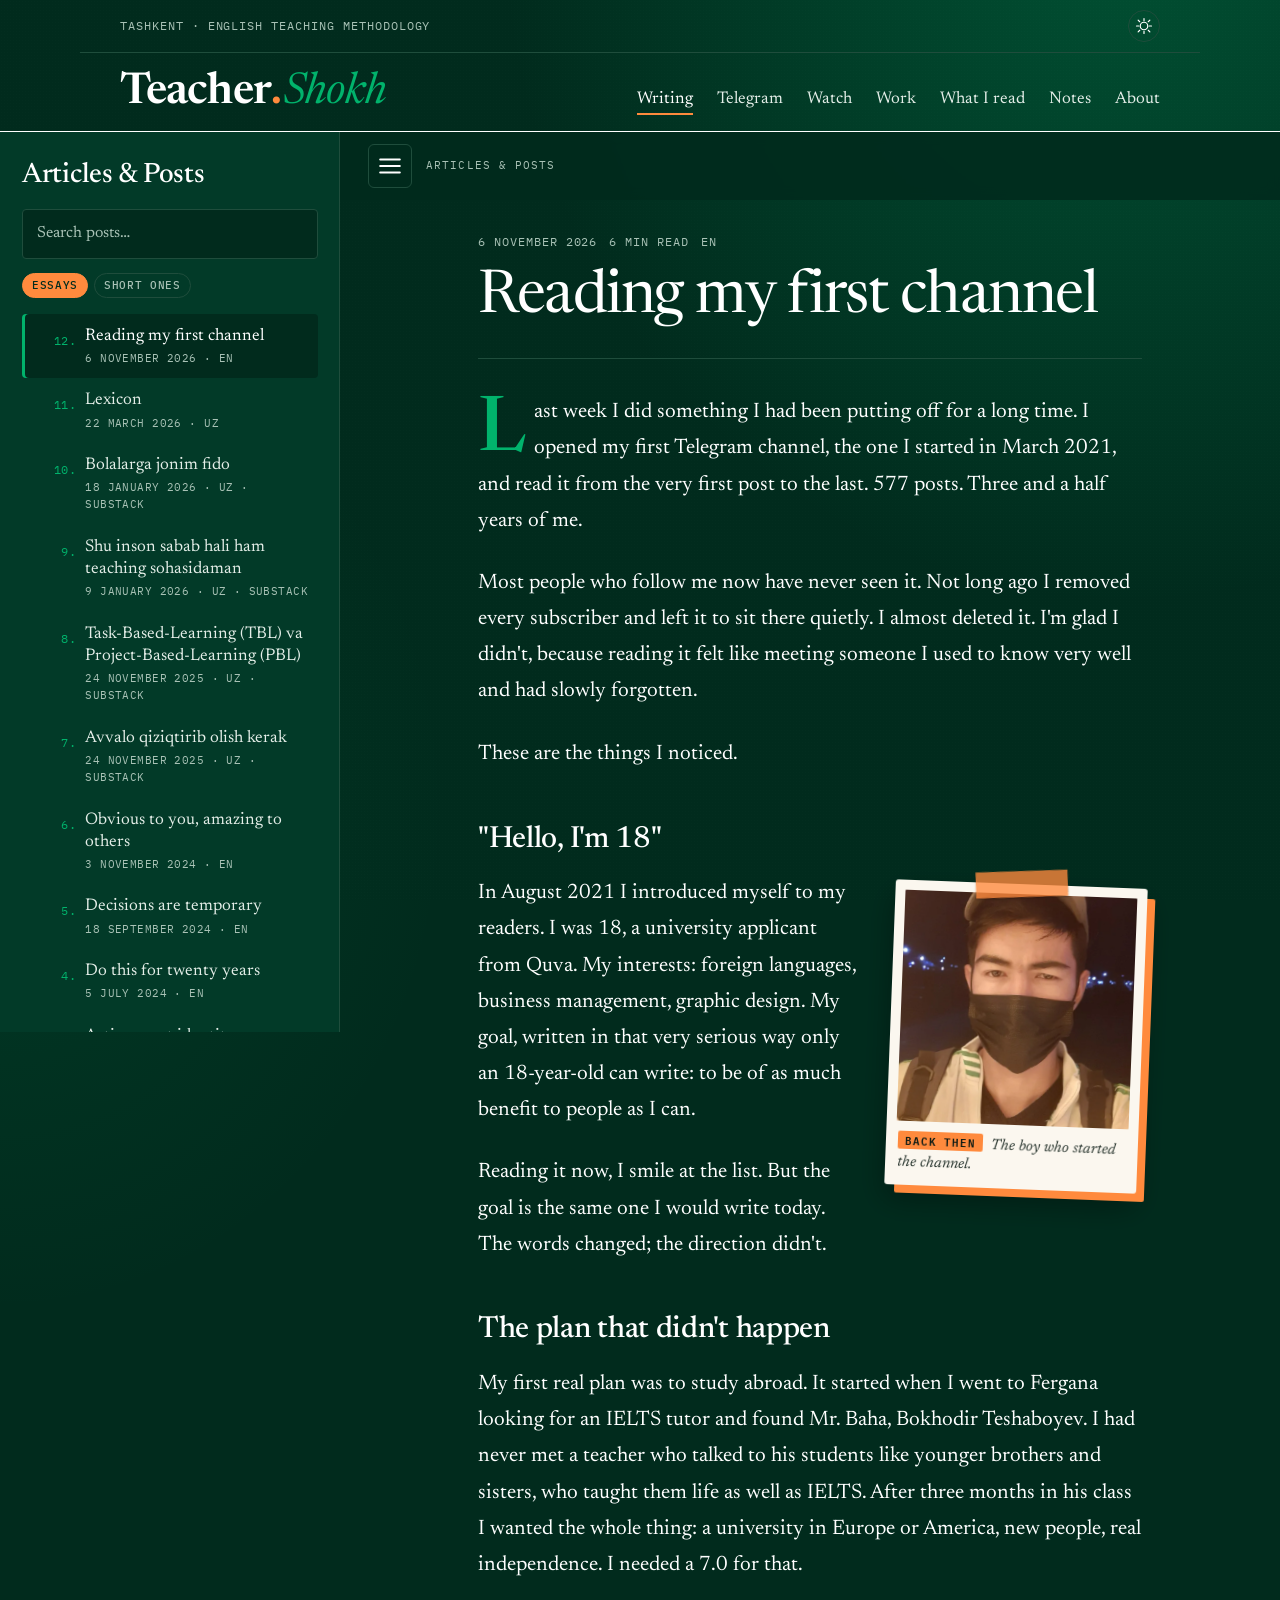
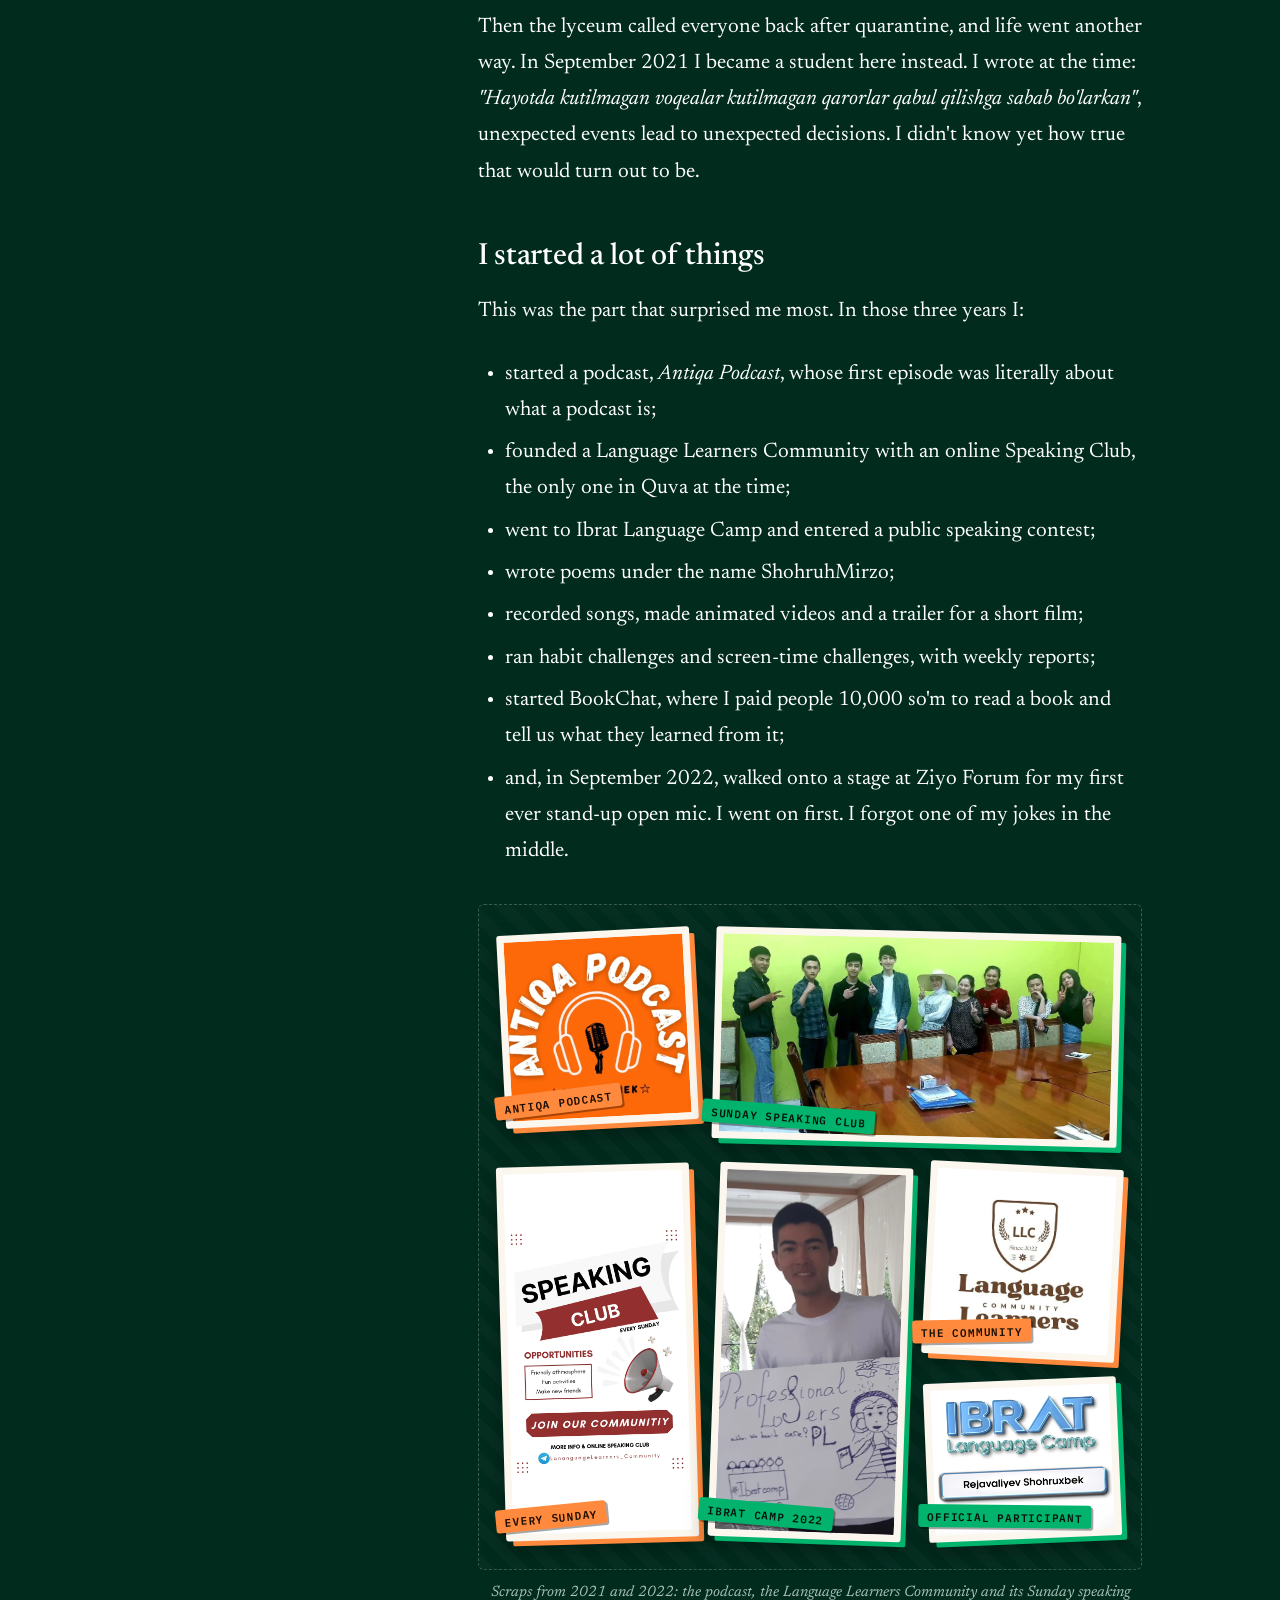
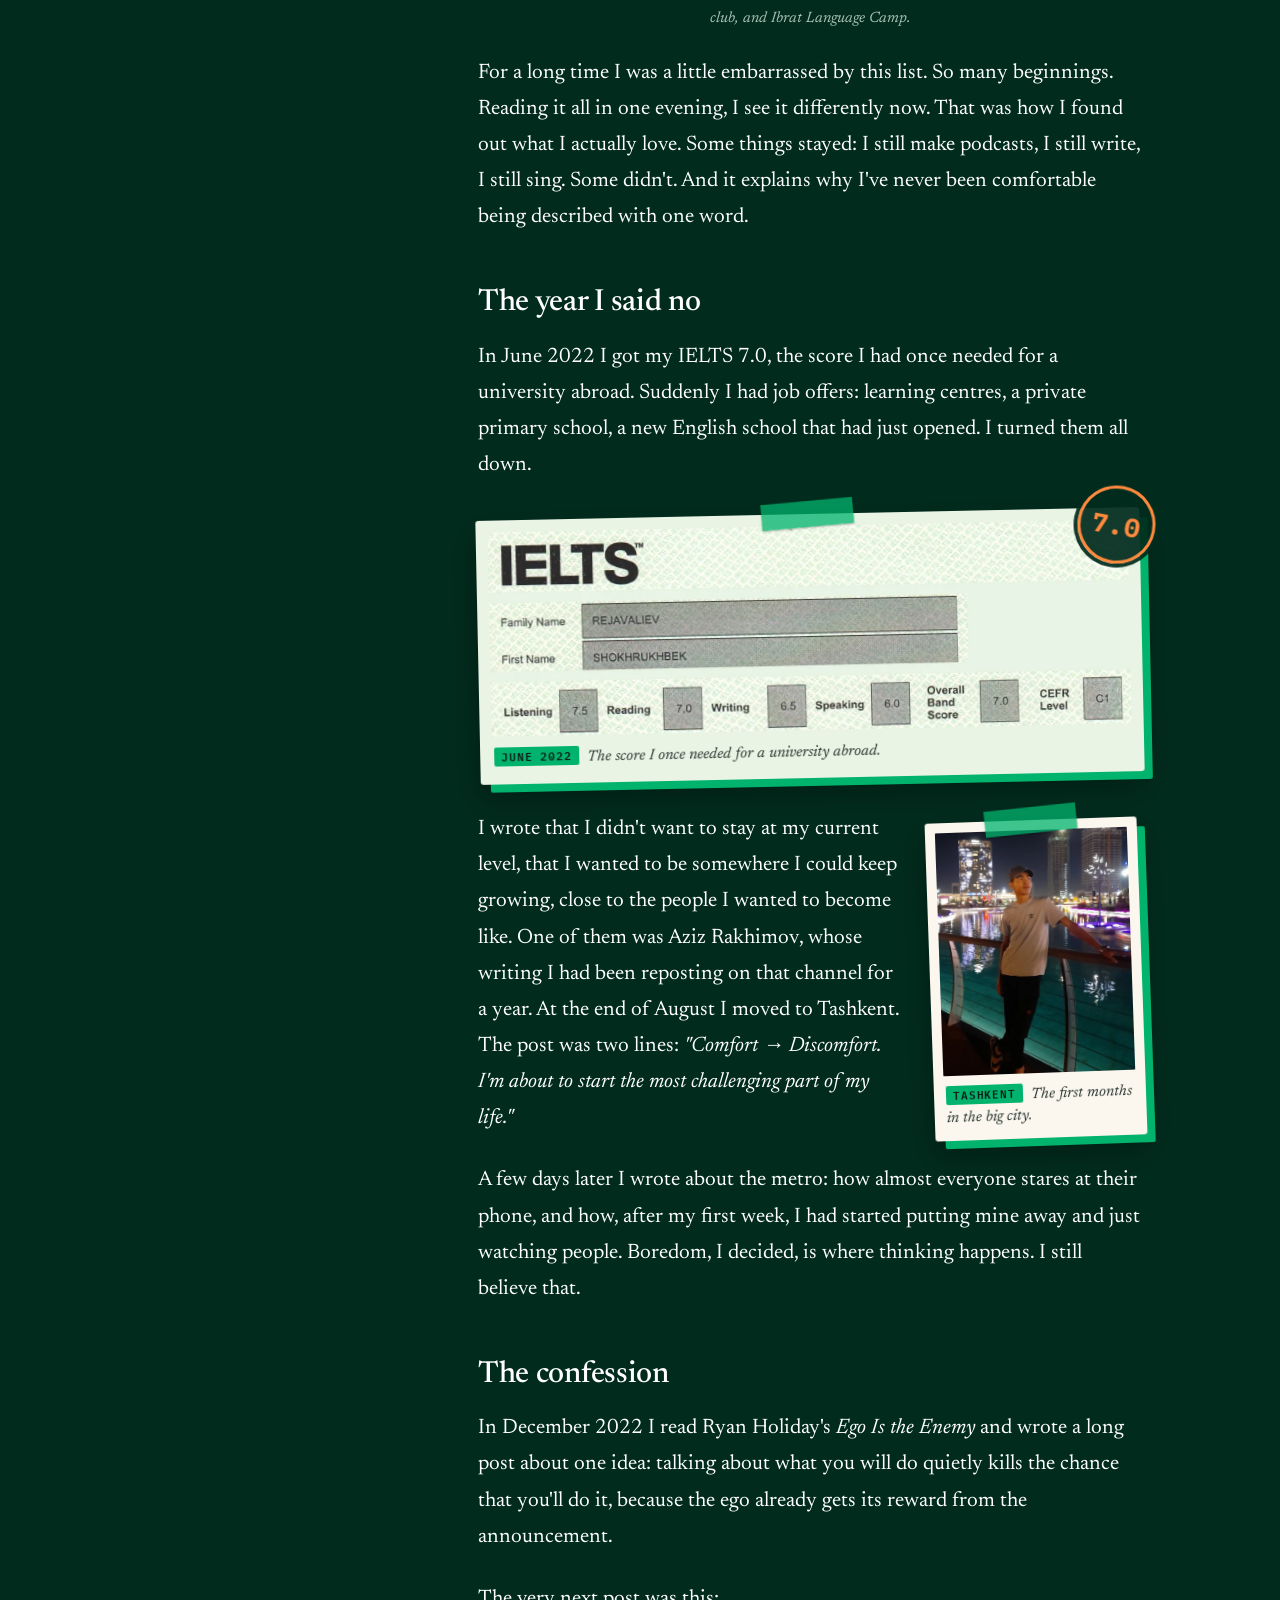
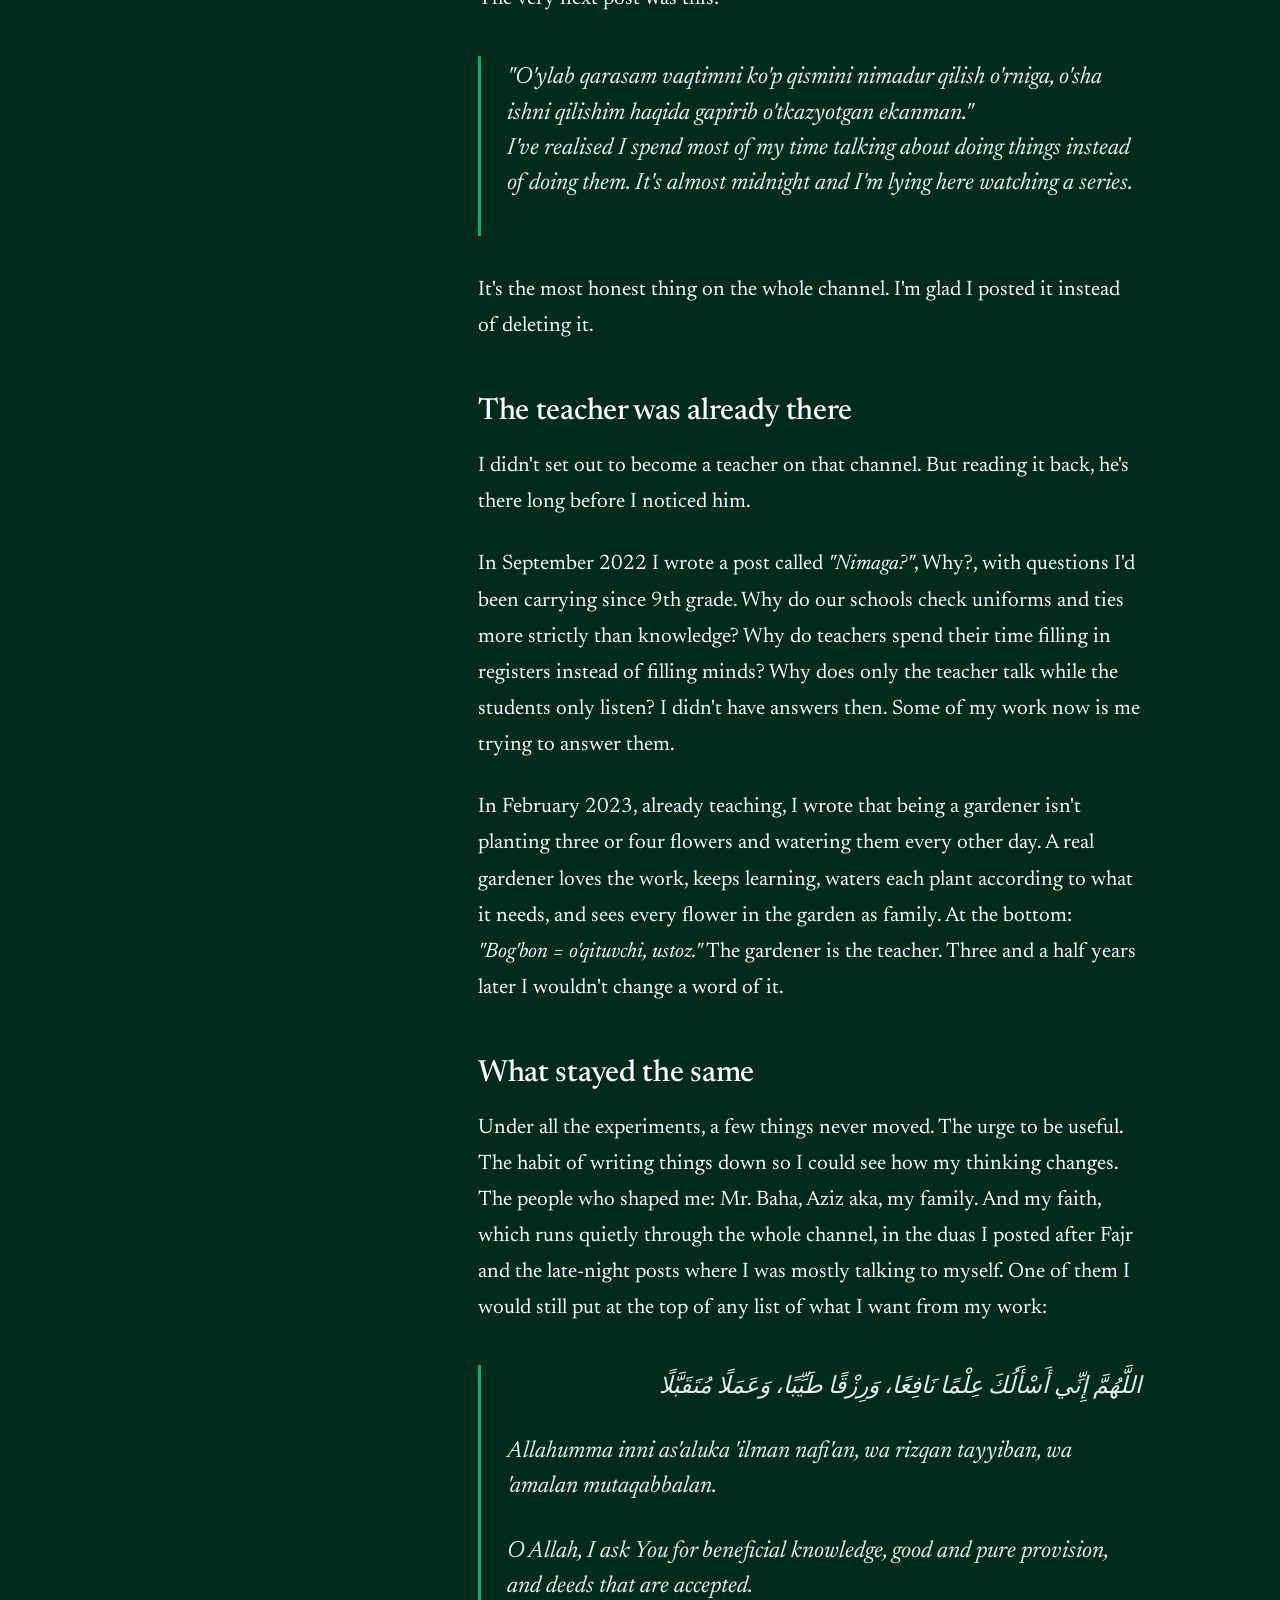
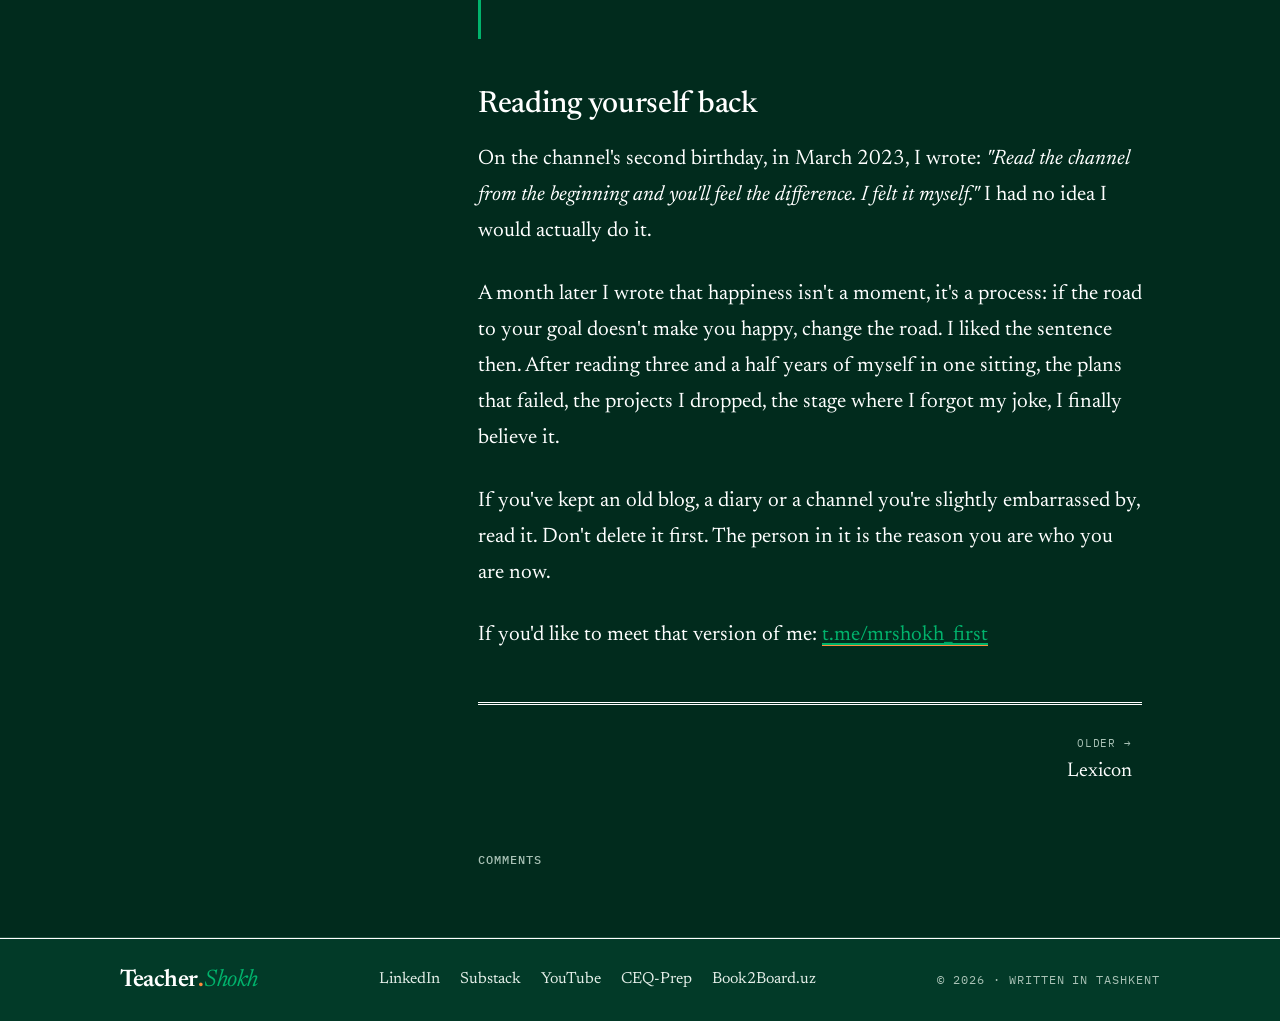
<file: writing/index.html>
<!doctype html>
<html lang="en">
<head>
  <meta charset="utf-8">
  <meta name="viewport" content="width=device-width, initial-scale=1">
  <title>Articles &amp; Posts — Teacher Shokh</title>
  <meta name="description" content="Essays by Teacher Shokh on teaching, learning and methodology, plus posts from his first Telegram channel, in Uzbek and English.">
  <meta property="og:title" content="Articles &amp; Posts — Teacher Shokh">
  <meta property="og:description" content="Essays by Teacher Shokh on teaching, learning and methodology, plus posts from his first Telegram channel, in Uzbek and English.">
  <meta property="og:type" content="website">
  <meta property="og:site_name" content="Teacher Shokh">
  <script type="application/ld+json">{"@context":"https://schema.org","@graph":[{"@type":"WebSite","@id":"https://teachershokh.blog/#website","name":"Teacher Shokh","alternateName":["Teacher.Shokh","teachershokh.blog"],"url":"https://teachershokh.blog/","publisher":{"@id":"https://teachershokh.blog/#person"}},{"@type":"Person","@id":"https://teachershokh.blog/#person","name":"Shokhrukh Rejavaliev","alternateName":["Teacher Shokh","TeacherShokh","Shohruh Rejavaliyev","Shokhrukh Rejavaliyev","Shohruh Rejavaliev","MrShokh"],"url":"https://teachershokh.blog/about/","image":"https://teachershokh.blog/img/about/shokhrukh-rejavaliev-teacher-shokh.jpg","description":"English teacher in Tashkent, Uzbekistan, working with young learners, teenagers and IELTS candidates at Rahimov School; writes about language teaching methodology as Teacher Shokh.","jobTitle":"English teacher","email":"mailto:shohruhbekrejavaliev17@gmail.com","telephone":"+998900401740","worksFor":{"@type":"EducationalOrganization","name":"Rahimov School"},"address":{"@type":"PostalAddress","addressLocality":"Tashkent","addressCountry":"UZ"},"homeLocation":{"@type":"Place","name":"Tashkent, Uzbekistan"},"knowsAbout":["Teaching English to young learners","Second language acquisition","English language teaching methodology","Cambridge English Qualifications","IELTS preparation","Classroom management","Gamification in education","Teacher development","Educational technology"],"hasCredential":[{"@type":"EducationalOccupationalCredential","name":"CELTA","credentialCategory":"certificate","recognizedBy":{"@type":"Organization","name":"Cambridge English"}},{"@type":"EducationalOccupationalCredential","name":"IH Certificate in Teaching Young Learners and Teenagers (IH CTYL)","credentialCategory":"certificate","recognizedBy":{"@type":"Organization","name":"International House London"}}],"sameAs":["https://www.linkedin.com/in/shokhrukh-rejavaliev-teachershokh/","https://www.youtube.com/@InspiringTeacherShokh","https://www.youtube.com/@mrshokh","https://www.instagram.com/mrshokh_rejavaliev/","https://www.instagram.com/teachershokh/","https://t.me/inspiring_teacher","https://teachershokh.substack.com/","https://notes.teachershokh.blog/"],"alumniOf":{"@type":"EducationalOrganization","name":"Specialized Boarding School No. 63","address":{"@type":"PostalAddress","addressLocality":"Quva","addressRegion":"Fergana","addressCountry":"UZ"}}}]}</script>
  <meta property="og:url" content="https://teachershokh.blog/writing/">
  <meta name="theme-color" content="#012b1d" media="(prefers-color-scheme: light)">
  <meta name="theme-color" content="#0f1512" media="(prefers-color-scheme: dark)">
  <link rel="icon" href="/favicon.ico" sizes="48x48">
  <link rel="icon" href="../favicon.svg" type="image/svg+xml">
  <link rel="icon" href="../favicon-96.png" sizes="96x96" type="image/png">
  <link rel="icon" href="../favicon-192.png" sizes="192x192" type="image/png">
  <link rel="apple-touch-icon" href="../apple-touch-icon.png">
  <meta property="og:image" content="https://teachershokh.blog/og-image.png?v=3">
  <meta property="og:image:width" content="1200">
  <meta property="og:image:height" content="630">
  <meta name="twitter:card" content="summary_large_image">
  <link rel="alternate" type="application/rss+xml" title="Teacher Shokh on Substack" href="https://teachershokh.substack.com/feed">
  <link rel="preconnect" href="https://fonts.googleapis.com">
  <link rel="preconnect" href="https://fonts.gstatic.com" crossorigin>
  <link href="https://fonts.googleapis.com/css2?family=Newsreader:ital,opsz,wght@0,6..72,300..700;1,6..72,300..700&family=IBM+Plex+Mono:wght@400;500&display=swap" rel="stylesheet">
  <link rel="stylesheet" href="../styles.css?v=20261106l">
  <script>
    // Set the theme before paint to avoid a flash.
    (function () {
      var t = null;
      try { t = localStorage.getItem('ts-theme'); } catch (e) {}
      if (t === 'light' || t === 'dark') document.documentElement.setAttribute('data-theme', t);
    })();
  </script>
</head>
<body class="page-writing" data-base="../">
  <a class="skip" href="#main" data-i18n="skip">Skip to content</a>

  <header class="masthead">
    <div class="wrap masthead__top">
      <span class="mono" data-i18n="edition">Tashkent · English teaching methodology</span>
      <div class="controls">
        <button type="button" class="theme" id="themeToggle" aria-label="Toggle dark mode">
          <svg viewBox="0 0 24 24" width="18" height="18" aria-hidden="true"><path class="sun" d="M12 7a5 5 0 1 0 0 10a5 5 0 0 0 0-10Zm0-5v3m0 14v3M4.2 4.2l2.1 2.1m11.4 11.4l2.1 2.1M2 12h3m14 0h3M4.2 19.8l2.1-2.1M17.7 6.3l2.1-2.1"/><path class="moon" d="M20 14.5A8.5 8.5 0 0 1 9.5 4a8.5 8.5 0 1 0 10.5 10.5Z"/></svg>
        </button>
      </div>
    </div>
    <div class="wrap masthead__brand">
      <a href="../" class="wordmark" aria-label="Teacher Shokh">Teacher<span class="wordmark__dot" aria-hidden="true">.</span><em>Shokh</em></a>
      <nav class="nav" aria-label="Primary">
        <a href="./" aria-current="page" data-i18n="nav.writing">Writing</a>
        <a href="../telegram/" data-i18n="nav.telegram">Telegram</a>
        <a href="../watch/" data-i18n="nav.watch">Watch</a>
        <a href="../work/" data-i18n="nav.work">Work</a>
        <a href="../reading/" data-i18n="nav.reading">What I read</a>
        <a href="https://notes.teachershokh.blog" data-i18n="nav.notes">Notes</a>
        <a href="../about/" data-i18n="nav.about">About</a>
      </nav>
    </div>
  </header>

  <main id="main" class="ap" data-ap>
    <aside class="ap-side" id="apSide" aria-labelledby="apSideTitle">
      <div class="ap-side__inner">
        <h1 class="ap-side__title" id="apSideTitle" data-i18n="ap.title">Articles &amp; Posts</h1>
        <input class="ap-search" id="apSearch" type="search" placeholder="Search posts…" aria-label="Search posts" autocomplete="off">
        <div class="filters ap-filters ap-filters--src" role="group" aria-label="Show">
          <button type="button" data-ap-source="essays" aria-pressed="true" data-i18n="ap.src.essays">Essays</button>
          <button type="button" data-ap-source="first" aria-pressed="false" data-i18n="ap.src.first">Short ones</button>
        </div>
        <ol class="ap-list" id="apList"></ol>
        <a class="more ap-side__more" href="https://teachershokh.substack.com/archive" target="_blank" rel="noopener"><span data-i18n="writing.all">All writing on Substack</span> <span aria-hidden="true">→</span></a>
      </div>
    </aside>
    <div class="ap-scrim" id="apScrim" aria-hidden="true"></div>
    <div class="ap-main">
      <div class="ap-bar">
        <button type="button" class="ap-toggle" id="apToggle" aria-controls="apSide" aria-expanded="true" aria-label="Show or hide the list" title="Show or hide the list">
          <svg viewBox="0 0 24 24" width="26" height="26" aria-hidden="true"><path d="M3 6h18M3 12h18M3 18h18"/></svg>
        </button>
        <span class="ap-bar__label mono" data-i18n="ap.title">Articles &amp; Posts</span>
      </div>
      <article class="ap-article">
        <header class="reader__head">
          <p class="reader__meta mono" id="apMeta"></p>
          <h2 class="ap-article__title" id="apTitle"></h2>
        </header>
        <figure class="reader__cover ap-cover" id="apCover" hidden><img alt=""></figure>
        <div class="prose" id="apBody"></div>
        <nav class="ap-nav" id="apNav" aria-label="Newer and older"></nav>
        <section class="comments" id="apComments" aria-labelledby="comments-h">
          <h2 id="comments-h" class="mono" data-i18n="reader.comments">Comments</h2>
          <div id="giscus"></div>
        </section>
        <p class="ap-comments-substack" id="apCommentsSubstack" hidden><a class="readlink" href="#" target="_blank" rel="noopener"><span data-i18n="ap.commentSubstack">Comments for this post are on Substack</span> ↗</a></p>
      </article>
    </div>
  </main>

  <footer class="footer">
    <div class="wrap footer__inner">
      <span class="wordmark wordmark--sm" aria-label="Teacher Shokh">Teacher<span class="wordmark__dot" aria-hidden="true">.</span><em>Shokh</em></span>
      <nav class="footer__links" aria-label="Elsewhere">
        <a href="https://www.linkedin.com/in/shokhrukh-rejavaliev-teachershokh/" target="_blank" rel="me noopener">LinkedIn</a>
        <a href="https://teachershokh.substack.com/" target="_blank" rel="me noopener">Substack</a>
        <a href="https://www.youtube.com/@InspiringTeacherShokh" target="_blank" rel="me noopener">YouTube</a>
        <a href="https://ceq-prep-tracker.vercel.app/login" target="_blank" rel="noopener">CEQ-Prep</a>
        <a href="https://book2board.uz" target="_blank" rel="noopener">Book2Board.uz</a>
      </nav>
      <span class="mono footer__fine">© <span id="year">2026</span> · <span data-i18n="footer.made">Written in Tashkent</span></span>
    </div>
  </footer>

  <script src="../articles.js?v=20261106l" defer></script>
  <script src="../first-channel.js?v=20261106l" defer></script>
  <script src="../app.js?v=20261106l" defer></script>
</body>
</html>
</file>
<file: styles.css>
/* Teacher Shokh — editorial theme */
:root {
  /* Default theme, palette from the reference:
     Forest Green #012B1D (background) · Jungle Green #01B36C (accent text, glow) · Tangerine #FF8A3D (clickable) */
  --paper: #012b1d;
  --paper-2: #023a28;     /* raised panels, footer */
  --ink: #ffffff;
  --ink-2: #e4eee8;
  --muted: #a9c2b6;
  --rule: #1f4d3c;
  --forest: #01b36c;      /* jungle green: headline accent, wordmark, rules */
  --accent: #01b36c;      /* jungle green for small labels (5.6:1) */
  --peach: #ff8a3d;       /* tangerine: everything clickable */
  --on-peach: #012b1d;
  --hl-fg: var(--on-peach);
  --focus: #ff8a3d;
  --grain: rgba(255,255,255,.03);
  --page-glow: radial-gradient(70% 55% at 88% -5%, rgba(1,179,108,.28), transparent 70%), radial-gradient(50% 40% at 0% 45%, rgba(1,179,108,.10), transparent 70%);
  --grid-line: rgba(255,255,255,.06);
  --btn-glow: 0 0 0 1px rgba(255,138,61,.45), 0 0 28px rgba(255,138,61,.28);
  /* component roles (night mode overrides these to keep its original look) */
  --btn-bg: var(--peach); --btn-fg: var(--on-peach); --btn-border: var(--peach);
  --btn-hover-bg: #ffffff; --btn-hover-fg: var(--on-peach); --btn-hover-border: #ffffff;
  --ghost-hover-bg: var(--peach); --ghost-hover-fg: var(--on-peach);
  --chip-bg: var(--peach); --chip-fg: var(--on-peach); --chip-border: var(--peach);
  --tag-bg: var(--peach); --tag-fg: var(--on-peach); --tag-pad: 3px 8px;
  --hover-tint: #02341f;
  --hl: var(--peach);     /* thin peach line under clickable text, fills in on hover */
  --hl-h: 2px;
  --link-fg: var(--peach);
  --more-pad: 4px 2px;
  --nav-line: var(--peach); --nav-line-h: 2px;
  --card-bg: #023a28; --card-glow: rgba(1,179,108,.45); --card-fg: #ffffff;
  --play-bg: var(--peach); --play-fg: var(--on-peach);
  --band-bg: #023a28; --band-fg: #ffffff; --band-muted: #a9c2b6; --band-pad: clamp(40px, 6vw, 64px) var(--gutter); --band-mb: clamp(48px, 7vw, 88px);
  --band-w: calc(100% - 2 * var(--gutter)); --band-maxw: calc(var(--wrap) - 2 * var(--gutter)); --label-op: .9;
  --serif: "Newsreader", "Iowan Old Style", Georgia, serif;
  --mono: "IBM Plex Mono", ui-monospace, Menlo, monospace;
  --wrap: 1120px;
  --gutter: clamp(16px, 4vw, 40px);
  color-scheme: dark;
}
@media (prefers-color-scheme: dark) {
  :root:not([data-theme="light"]) {
    --paper: #0f1512; --paper-2: #17201b; --ink: #e8eee9; --ink-2: #c3cdc6;
    --muted: #8f9b94; --rule: #2a3530;
    --forest: #36b872; --accent: #36b872; --hl-fg: #36b872; --focus: #5fd394;
    --btn-bg: #36b872; --btn-fg: #0b1510; --btn-border: #36b872;
    --btn-hover-bg: var(--ink); --btn-hover-fg: var(--paper); --btn-hover-border: var(--ink);
    --ghost-hover-bg: var(--ink); --ghost-hover-fg: var(--paper);
    --chip-bg: var(--ink); --chip-fg: var(--paper); --chip-border: var(--ink);
    --tag-bg: transparent; --tag-fg: #36b872; --tag-pad: 0;
    --hover-tint: var(--paper-2);
    --hl: transparent; --hl-h: .5em; --more-pad: 0; --grain: rgba(40,90,60,.07); --page-glow: none; --grid-line: transparent; --btn-glow: none; --link-fg: var(--accent);
    --nav-line: #36b872; --nav-line-h: 2px;
    --card-bg: #10241a; --card-glow: rgba(54,184,114,.55); --card-fg: #f4f1e8;
    --play-bg: #36b872; --play-fg: #0e1f16;
    --band-bg: transparent; --band-fg: var(--ink); --band-muted: var(--muted); --band-pad: clamp(40px, 6vw, 64px) var(--gutter) clamp(48px, 7vw, 80px); --band-mb: 0;
    --band-w: auto; --band-maxw: var(--wrap); --label-op: .7;
    color-scheme: dark;
  }
}
:root[data-theme="dark"] {
  --paper: #0f1512; --paper-2: #17201b; --ink: #e8eee9; --ink-2: #c3cdc6;
  --muted: #8f9b94; --rule: #2a3530;
  --forest: #36b872; --accent: #36b872; --hl-fg: #36b872; --focus: #5fd394;
  --btn-bg: #36b872; --btn-fg: #0b1510; --btn-border: #36b872;
  --btn-hover-bg: var(--ink); --btn-hover-fg: var(--paper); --btn-hover-border: var(--ink);
  --ghost-hover-bg: var(--ink); --ghost-hover-fg: var(--paper);
  --chip-bg: var(--ink); --chip-fg: var(--paper); --chip-border: var(--ink);
  --tag-bg: transparent; --tag-fg: #36b872; --tag-pad: 0;
  --hover-tint: var(--paper-2);
  --hl: transparent; --hl-h: .5em; --more-pad: 0; --grain: rgba(40,90,60,.07); --page-glow: none; --grid-line: transparent; --btn-glow: none; --link-fg: var(--accent);
  --nav-line: #36b872; --nav-line-h: 2px;
  --card-bg: #10241a; --card-glow: rgba(54,184,114,.55); --card-fg: #f4f1e8;
  --play-bg: #36b872; --play-fg: #0e1f16;
  --band-bg: transparent; --band-fg: var(--ink); --band-muted: var(--muted); --band-pad: clamp(40px, 6vw, 64px) var(--gutter) clamp(48px, 7vw, 80px); --band-mb: 0;
    --band-w: auto; --band-maxw: var(--wrap); --label-op: .7;
  color-scheme: dark;
}

*, *::before, *::after { box-sizing: border-box; }
html { scroll-behavior: smooth; -webkit-text-size-adjust: 100%; }
@media (prefers-reduced-motion: reduce) { html { scroll-behavior: auto; } * { transition: none !important; animation: none !important; } }
[hidden] { display: none !important; }
body {
  margin: 0; background: var(--page-glow), var(--paper); background-repeat: no-repeat; background-size: 100% 1800px; color: var(--ink);
  font-family: var(--serif); font-size: 19px; line-height: 1.6;
  font-optical-sizing: auto; text-rendering: optimizeLegibility;
  -webkit-font-smoothing: antialiased; overflow-x: hidden;
}
/* faint paper grain */
body::before {
  content: ""; position: fixed; inset: 0; pointer-events: none; z-index: 0; opacity: .35;
  background-image: radial-gradient(var(--grain) 1px, transparent 1px);
  background-size: 3px 3px;
}
main, header, footer { position: relative; z-index: 1; }
a { color: inherit; }
:focus-visible { outline: 2px solid var(--focus); outline-offset: 3px; border-radius: 2px; }
.wrap { max-width: var(--wrap); margin: 0 auto; padding: 0 var(--gutter); }
.mono { font-family: var(--mono); font-size: 12px; letter-spacing: .08em; text-transform: uppercase; }
.skip { position: absolute; left: -9999px; top: 8px; background: var(--ink); color: var(--paper); padding: 8px 12px; z-index: 10; }
.skip:focus { left: 8px; }

/* Masthead */
.masthead { border-bottom: 1px solid var(--ink); }
.masthead__top {
  display: flex; justify-content: space-between; align-items: center; gap: 12px;
  padding-top: 10px; padding-bottom: 10px; border-bottom: 1px solid var(--rule); color: var(--muted);
}
.controls { display: flex; align-items: center; gap: 10px; }
.theme {
  display: inline-grid; place-items: center; width: 32px; height: 32px; border-radius: 50%;
  border: 1px solid var(--rule); background: transparent; color: var(--ink); cursor: pointer;
}
.theme svg path { fill: none; stroke: currentColor; stroke-width: 1.6; stroke-linecap: round; }
.theme .moon { display: none; }
:root[data-theme="dark"] .theme .sun { display: none; }
:root[data-theme="dark"] .theme .moon { display: block; }
@media (prefers-color-scheme: dark) {
  :root:not([data-theme="light"]) .theme .sun { display: none; }
  :root:not([data-theme="light"]) .theme .moon { display: block; }
}
.masthead__brand {
  display: flex; align-items: baseline; justify-content: space-between; flex-wrap: wrap; gap: 8px 32px;
  padding-top: 18px; padding-bottom: 14px;
}
.wordmark { font-size: clamp(30px, 5vw, 44px); font-weight: 600; letter-spacing: -.02em; text-decoration: none; line-height: 1; }
.wordmark em { font-weight: 400; color: var(--forest); }
.wordmark--sm { font-size: 24px; }
.wordmark__dot { color: #ff8a3d; margin: 0 .04em 0 .01em; }   /* the tangerine full stop: Teacher.Shokh */
.nav { display: flex; flex-wrap: wrap; gap: 4px 24px; }
.nav a { font-size: 17px; text-decoration: none; color: var(--ink-2); padding: 4px 0; background: linear-gradient(var(--nav-line), var(--nav-line)) 0 92% / 0 var(--nav-line-h) no-repeat; transition: background-size .25s; }
.nav a:hover { background-size: 100% var(--nav-line-h); color: var(--ink); }

/* Hero */
.hero { position: relative; padding-top: clamp(40px, 8vw, 88px); padding-bottom: clamp(40px, 6vw, 72px); border-bottom: 1px solid var(--rule); }
.hero::before {
  content: ""; position: absolute; inset: 0; pointer-events: none; z-index: -1;
  background: linear-gradient(var(--grid-line), var(--grid-line)) 33.33% 0 / 1px 100% no-repeat,
              linear-gradient(var(--grid-line), var(--grid-line)) 66.66% 0 / 1px 100% no-repeat;
}
.kicker { font: 500 12px/1 var(--mono); letter-spacing: .12em; text-transform: uppercase; color: var(--accent); margin: 0 0 20px; }
.hero__title {
  font-size: clamp(40px, 7.4vw, 92px); line-height: 1.02; letter-spacing: -.025em; font-weight: 400;
  margin: 0 0 clamp(28px, 4vw, 48px); max-width: none; text-wrap: balance;
}
.hero__title em { font-style: italic; color: var(--forest); }
.hero__grid { display: grid; grid-template-columns: minmax(0, 1.5fr) minmax(0, 1fr); gap: clamp(28px, 5vw, 72px); align-items: start; }
.hero__lede { border-left: 3px solid var(--forest); padding-left: 20px; font-size: clamp(19px, 2vw, 23px); line-height: 1.55; color: var(--ink-2); margin: 0; max-width: 38em; }
.dropcap::first-letter { float: left; font-size: 4.1em; line-height: .82; padding: .06em .1em 0 0; color: var(--accent); font-weight: 500; }
.facts { margin: 0 0 24px; border-top: 1px solid var(--ink); }
.facts div { display: grid; grid-template-columns: 7.5em 1fr; gap: 12px; padding: 10px 0; border-bottom: 1px solid var(--rule); }
.facts dt { font: 500 11px/1.9 var(--mono); letter-spacing: .08em; text-transform: uppercase; color: var(--muted); }
.facts dd { margin: 0; font-size: 16px; line-height: 1.45; }
.hero__ctas { display: flex; flex-wrap: wrap; gap: 10px; }
.btn {
  display: inline-flex; align-items: center; gap: 8px; text-decoration: none; font: 500 13px/1 var(--mono);
  letter-spacing: .06em; text-transform: uppercase; padding: 13px 18px; border: 1px solid var(--ink); border-radius: 2px;
  transition: background .2s, color .2s, transform .2s;
}
.btn:hover { background: var(--ghost-hover-bg); color: var(--ghost-hover-fg); }
.btn--solid { background: var(--btn-bg); border-color: var(--btn-border); color: var(--btn-fg); box-shadow: var(--btn-glow); }
.btn--solid:hover { background: var(--ink); border-color: var(--ink); color: var(--paper); }
.btn--lg { padding: 16px 24px; font-size: 14px; }

/* Sections */
.section { padding-top: clamp(56px, 8vw, 96px); padding-bottom: 8px; }
.section__head {
  display: grid; grid-template-columns: auto 1fr; column-gap: 20px; row-gap: 6px; align-items: baseline;
  border-top: 3px double var(--ink); padding-top: 18px; margin-bottom: clamp(28px, 4vw, 44px);
}
.section__no { color: var(--accent); }
.section__head { border-top-color: var(--forest); }
.section__head h2 { font-size: clamp(32px, 4.4vw, 52px); font-weight: 400; letter-spacing: -.02em; margin: 0; line-height: 1.05; }
.section__dek { grid-column: 2; margin: 4px 0 0; color: var(--muted); font-style: italic; font-size: 18px; max-width: 40em; }

/* Featured post */
.feature {
  display: grid; grid-template-columns: minmax(0, 1fr) minmax(0, 1fr); gap: clamp(24px, 4vw, 56px);
  padding-bottom: clamp(28px, 4vw, 44px); border-bottom: 1px solid var(--rule); min-height: 160px;
}
.feature__media { display: block; text-decoration: none; aspect-ratio: 16 / 11; background: var(--paper-2); overflow: hidden; border: 1px solid var(--rule); }
.feature__media img { width: 100%; height: 100%; object-fit: cover; display: block; filter: saturate(.85) contrast(1.02); transition: transform .6s; }
.feature:hover .feature__media img { transform: scale(1.03); }
.feature__media--empty {
  display: grid; place-items: center;
  background: repeating-linear-gradient(0deg, transparent 0 31px, var(--rule) 31px 32px), var(--paper-2);
}
.feature__media--empty span { font-size: clamp(80px, 12vw, 160px); font-style: italic; color: var(--forest); opacity: .9; line-height: 1; }
.feature__meta { display: flex; gap: 12px; flex-wrap: wrap; color: var(--muted); margin-bottom: 14px; }
.feature__meta .tag { background: var(--tag-bg); color: var(--tag-fg); padding: var(--tag-pad); border-radius: 2px; }
.feature h3 { font-size: clamp(30px, 4vw, 48px); line-height: 1.08; letter-spacing: -.02em; font-weight: 500; margin: 0 0 14px; text-wrap: balance; }
.feature h3 a { text-decoration: none; background: linear-gradient(currentColor, currentColor) 0 100% / 0 2px no-repeat; transition: background-size .35s; }
.feature h3 a:hover { background-size: 100% 2px; }
.feature p { color: var(--ink-2); font-size: 20px; margin: 0 0 20px; font-style: italic; }
.readlink { font: 500 13px/1 var(--mono); letter-spacing: .06em; text-transform: uppercase; color: var(--link-fg); text-decoration: none; padding: 2px 0; background: linear-gradient(var(--hl), var(--hl)) 0 100% / 100% var(--hl-h) no-repeat; transition: background-size .2s; }
.readlink:hover, .more:hover { background-size: 100% 100%; color: var(--hl-fg); }
.readlink:hover { text-decoration: underline; text-underline-offset: 4px; }

/* Index of posts */
.index { list-style: none; margin: 0; padding: 0; counter-reset: post 1; }
.index li { counter-increment: post; border-bottom: 1px solid var(--rule); }
.index a {
  display: grid; grid-template-columns: 3.2em minmax(0, 1fr) auto; gap: 8px 20px; align-items: baseline;
  padding: 22px 0; text-decoration: none; transition: padding .25s, background .25s;
}
.index a::before { content: counter(post, decimal-leading-zero); font: 500 12px/1 var(--mono); letter-spacing: .08em; color: var(--accent); padding-top: 8px; }
.index a:hover { padding-left: 10px; background: linear-gradient(90deg, var(--hover-tint), transparent 75%); }
.index h4 { font-size: clamp(21px, 2.2vw, 26px); font-weight: 500; line-height: 1.2; margin: 0 0 4px; letter-spacing: -.01em; }
.index p { margin: 0; color: var(--muted); font-size: 17px; font-style: italic; }
.index .when { color: var(--muted); white-space: nowrap; text-align: right; }
.more { display: inline-flex; gap: 8px; margin-top: 24px; font: 500 13px/1 var(--mono); letter-spacing: .06em; text-transform: uppercase; text-decoration: none; color: var(--link-fg); padding: var(--more-pad); background: linear-gradient(var(--hl), var(--hl)) 0 100% / 100% var(--hl-h) no-repeat; transition: background-size .2s; }
.more:hover span:last-child { transform: translateX(4px); }
.more span:last-child { transition: transform .2s; }
.skeleton { height: 1em; background: var(--paper-2); border-radius: 2px; }

/* Pull quote */
.pull { margin: 0 auto; padding-top: clamp(64px, 9vw, 112px); padding-bottom: 8px; text-align: center; }
.pull blockquote { margin: 0 auto 16px; font-size: clamp(34px, 5.4vw, 68px); line-height: 1.1; font-style: italic; font-weight: 300; letter-spacing: -.02em; max-width: 18ch; text-wrap: balance; }
.pull figcaption { color: var(--muted); font-size: 16px; }

/* Watch */
.watch { display: grid; grid-template-columns: minmax(0, 1fr) minmax(0, 1fr); gap: clamp(24px, 4vw, 56px); align-items: stretch; }
.watch__card {
  position: relative; display: flex; flex-direction: column; justify-content: flex-end; gap: 6px; min-height: 280px;
  padding: 28px; text-decoration: none; color: var(--card-fg); background: var(--card-bg); overflow: hidden; border-radius: 2px;
}
.watch__card::before {
  content: ""; position: absolute; inset: 0; opacity: .9;
  background:
    radial-gradient(120% 90% at 100% 0%, var(--card-glow), transparent 60%),
    repeating-linear-gradient(0deg, rgba(255,255,255,.04) 0 1px, transparent 1px 4px);
}
.watch__card > * { position: relative; }
.watch__play {
  position: absolute; top: 28px; left: 28px; width: 64px; height: 64px; border-radius: 50%; display: grid; place-items: center;
  background: var(--play-bg); transition: transform .3s;
}
.watch__play path { fill: var(--play-fg); }
.watch__card:hover .watch__play { transform: scale(1.08); }
.watch__label { opacity: var(--label-op); }
.watch__title { font-size: clamp(26px, 3vw, 36px); line-height: 1.1; letter-spacing: -.01em; overflow-wrap: anywhere; }
.watch__go { font: 500 13px/1 var(--mono); letter-spacing: .06em; text-transform: uppercase; margin-top: 10px; opacity: .85; }
.series { list-style: none; margin: 0; padding: 0; border-top: 1px solid var(--ink); }
.series li { display: grid; grid-template-columns: 3em 1fr; gap: 12px; padding: 14px 0; border-bottom: 1px solid var(--rule); font-size: 19px; align-items: baseline; }
.series .mono { color: var(--accent); }

/* Work */
.work { display: grid; grid-template-columns: repeat(3, minmax(0, 1fr)); border-top: 1px solid var(--ink); }
.work__item { position: relative; padding: 24px 24px 28px 0; text-decoration: none; display: block; }
.work__item + .work__item { padding-left: 24px; border-left: 1px solid var(--rule); }
.work__tag { color: var(--accent); }
.work__item h3 { font-size: 28px; font-weight: 500; letter-spacing: -.01em; margin: 12px 0 8px; line-height: 1.15; }
.work__item p { margin: 0; color: var(--ink-2); font-size: 17px; }
.work__go { position: absolute; top: 20px; right: 20px; font-size: 20px; color: var(--forest); transition: transform .25s; }
a.work__item:hover .work__go { transform: translate(3px, -3px); }
a.work__item:hover { background: linear-gradient(180deg, var(--hover-tint), transparent 85%); }
a.work__item:hover h3 { text-decoration: underline; text-decoration-thickness: 1px; text-underline-offset: 5px; }

/* About */
.about { display: grid; grid-template-columns: minmax(0, 1.25fr) minmax(0, 1fr); gap: clamp(28px, 5vw, 72px); align-items: start; }
.about__text p { margin: 0 0 1em; font-size: 20px; color: var(--ink-2); }
.about__text p:first-child::first-line { font-variant: small-caps; letter-spacing: .03em; color: var(--ink); }
.ledger { width: 100%; border-collapse: collapse; border-top: 1px solid var(--ink); }
.ledger caption { text-align: left; color: var(--muted); padding-bottom: 10px; }
.ledger th, .ledger td { text-align: left; vertical-align: baseline; padding: 12px 0; border-bottom: 1px solid var(--rule); }
.ledger th { font: 500 12px/1.6 var(--mono); letter-spacing: .08em; text-transform: uppercase; color: var(--accent); width: 7.5em; padding-right: 12px; }
.ledger td { font-size: 17px; line-height: 1.45; }

/* Subscribe */
.subscribe {
  margin-top: clamp(64px, 9vw, 112px); padding: var(--band-pad);
  text-align: center; border-top: 3px double var(--forest);
  background: var(--band-bg) padding-box; color: var(--band-fg); margin-bottom: var(--band-mb);
}
.wrap.subscribe { width: var(--band-w); max-width: var(--band-maxw); }
.subscribe h2 { font-size: clamp(30px, 4.6vw, 54px); font-weight: 400; letter-spacing: -.02em; line-height: 1.1; margin: 0 auto 12px; max-width: 20ch; text-wrap: balance; }
.subscribe p { color: var(--band-muted); font-style: italic; margin: 0 0 28px; }

/* Footer */
.footer { border-top: 1px solid var(--ink); background: var(--paper-2); }
.footer__inner { display: flex; flex-wrap: wrap; align-items: center; justify-content: space-between; gap: 16px 32px; padding-top: 28px; padding-bottom: 28px; }
.footer__links { display: flex; flex-wrap: wrap; gap: 8px 20px; }
.footer__links a { font-size: 16px; color: var(--ink-2); text-decoration: none; }
.footer__links a:hover { color: var(--hl-fg); background: var(--hl); }
.footer__fine { color: var(--muted); }

/* Language filter */
.filters { display: flex; flex-wrap: wrap; gap: 8px; margin: -12px 0 28px; }
.filters button {
  font: 500 12px/1 var(--mono); letter-spacing: .06em; text-transform: uppercase; cursor: pointer;
  padding: 9px 14px; border: 1px solid var(--rule); border-radius: 999px; background: transparent; color: var(--muted);
  transition: border-color .2s, color .2s, background .2s;
}
.filters button:hover { border-color: var(--ink); color: var(--ink); background: var(--hover-tint); }
.filters button[aria-pressed="true"] { background: var(--chip-bg); border-color: var(--chip-border); color: var(--chip-fg); }
.feature__meta .src { color: var(--ink-2); }
.index .when { display: flex; flex-direction: column; align-items: flex-end; gap: 6px; }
.index .when span { opacity: .8; }

/* Reader */
.reader { max-width: 760px; padding-top: clamp(32px, 6vw, 64px); padding-bottom: 24px; }
.back { display: inline-flex; gap: 8px; color: var(--muted); text-decoration: none; margin-bottom: clamp(28px, 5vw, 48px); }
.back:hover { color: var(--accent); }
.reader__head { border-bottom: 1px solid var(--rule); padding-bottom: 28px; margin-bottom: 36px; }
.reader__meta { display: flex; flex-wrap: wrap; gap: 12px; color: var(--muted); margin: 0 0 16px; }
.reader__head h1 { font-size: clamp(38px, 6vw, 68px); line-height: 1.04; letter-spacing: -.025em; font-weight: 400; margin: 0; text-wrap: balance; }
.prose { font-size: clamp(19px, 1.9vw, 21px); line-height: 1.72; color: var(--ink); }
.prose p { margin: 0 0 1.25em; }
.prose > p:first-child::first-letter { float: left; font-size: 3.6em; line-height: .84; padding: .07em .1em 0 0; color: var(--accent); font-weight: 500; }
.prose blockquote {
  margin: 1.6em 0; padding: .2em 0 .2em 1.1em; border-left: 3px solid var(--forest);
  font-size: 1.12em; font-style: italic; line-height: 1.5; color: var(--ink-2);
}
.prose em { font-style: italic; }
.prose strong { font-weight: 600; }
.prose a { color: var(--accent); text-underline-offset: 3px; text-decoration-color: var(--forest); background: linear-gradient(var(--hl), var(--hl)) 0 100% / 100% var(--hl-h) no-repeat; }
.reader__next { display: flex; flex-direction: column; gap: 8px; margin-top: 48px; padding: 24px 0; border-top: 3px double var(--ink); border-bottom: 1px solid var(--rule); }
.reader__next:empty { display: none; }
.reader__next .mono { color: var(--muted); }
.reader__next a { font-size: clamp(24px, 3vw, 32px); text-decoration: none; letter-spacing: -.01em; line-height: 1.2; }
.reader__next a:hover { color: var(--accent); background: var(--hover-tint); }
.comments { margin-top: 56px; }
.comments h2 { color: var(--muted); font-weight: 500; margin: 0 0 20px; }

/* Telegram */
.tg-count { color: var(--muted); align-self: center; margin-left: auto; }
.tg-grid { list-style: none; margin: 0; padding: 0; display: grid; grid-template-columns: repeat(3, minmax(0, 1fr)); gap: clamp(20px, 3vw, 36px) clamp(16px, 2.4vw, 28px); }
.tg-card { display: flex; flex-direction: column; gap: 10px; text-decoration: none; height: 100%; }
.tg-card__img { display: block; aspect-ratio: 1200 / 750; overflow: hidden; border: 1px solid var(--rule); background: var(--paper-2); border-radius: 2px; }
.tg-card__img img { width: 100%; height: 100%; object-fit: cover; display: block; transition: transform .5s ease; }
.tg-card:hover .tg-card__img img { transform: scale(1.035); }
.tg-card:hover .tg-card__img { border-color: var(--hl-fg); }
.tg-card__meta { display: flex; gap: 12px; color: var(--muted); margin-top: 4px; }
.tg-card__title { font-size: 22px; line-height: 1.22; letter-spacing: -.01em; font-weight: 500; }
.tg-card:hover .tg-card__title { text-decoration: underline; text-decoration-color: var(--focus); text-decoration-thickness: 2px; text-underline-offset: 4px; }
.tg-card__ex { color: var(--muted); font-size: 16px; line-height: 1.5; font-style: italic; display: -webkit-box; -webkit-line-clamp: 2; -webkit-box-orient: vertical; overflow: hidden; }
.tg-actions { display: flex; flex-wrap: wrap; align-items: center; gap: 16px 28px; margin-top: clamp(28px, 4vw, 44px); }
.tg-actions .more { margin-top: 0; }
.reader__tags { display: flex; flex-wrap: wrap; gap: 8px; margin: 18px 0 0; }
.reader__tags span { color: var(--accent); border: 1px solid var(--rule); border-radius: 999px; padding: 6px 10px; }
.reader__cover { margin: 0 0 32px; border: 1px solid var(--rule); border-radius: 2px; overflow: hidden; }
.reader__cover img { display: block; width: 100%; height: auto; aspect-ratio: 1200 / 750; }
.reader__media { margin: -8px 0 32px; color: var(--muted); font-size: 16px; font-style: italic; display: flex; flex-wrap: wrap; gap: 8px 14px; align-items: baseline; }
.reader__media .readlink { font-style: normal; }
.tg-text { overflow-wrap: anywhere; }
.tg-text code { font-family: var(--mono); font-size: .8em; }
@media (max-width: 880px) { .tg-grid { grid-template-columns: repeat(2, minmax(0, 1fr)); } }
@media (max-width: 560px) { .tg-grid { grid-template-columns: 1fr; } .tg-count { margin-left: 0; width: 100%; } }

/* What I read */
.hero--page { border-bottom: 0; padding-bottom: 8px; }
.hero--page .hero__title { max-width: none; }
.rl__total { color: var(--muted); margin: 6px 0 0; font-size: 13px; }
.rl__total span:nth-child(odd) { color: var(--accent); }
.rl__toc { display: flex; flex-wrap: wrap; gap: 8px; margin-top: clamp(28px, 4vw, 44px); }
.rl__toc a { display: inline-flex; gap: 8px; align-items: baseline; text-decoration: none; font-size: 16px; color: var(--ink-2);
  border: 1px solid var(--rule); border-radius: 999px; padding: 7px 14px; transition: border-color .2s, background .2s, color .2s; }
.rl__toc a .mono { color: var(--accent); font-size: 11px; }
.rl__toc a:hover { border-color: var(--hl-fg); background: var(--hover-tint); color: var(--ink); }
.rl .section__head { margin-bottom: 8px; }
.rl__count { font-style: normal; font-size: 12px; }
.rl__list { list-style: none; margin: 0; padding: 0; display: grid; grid-template-columns: repeat(2, minmax(0, 1fr)); column-gap: clamp(24px, 4vw, 56px); }
.src { display: grid; gap: 6px; padding: 22px 0; border-bottom: 1px solid var(--rule); align-content: start; }
.src__name { font-size: 23px; line-height: 1.2; letter-spacing: -.01em; text-decoration: none; justify-self: start;
  background: linear-gradient(var(--hl), var(--hl)) 0 100% / 0 2px no-repeat; transition: background-size .3s; }
.src__name span { color: var(--accent); font-size: .7em; }
.src__name:hover { background-size: 100% 2px; }
.src__by { color: var(--accent); }
.src__desc { margin: 2px 0 0; color: var(--ink-2); font-size: 17px; line-height: 1.55; }
.src__desc::first-letter { text-transform: uppercase; }
.src__host { color: var(--muted); font-size: 11px; }
.nav a[aria-current="page"] { color: var(--ink); background-size: 100% var(--nav-line-h); }
@media (max-width: 760px) { .rl__list { grid-template-columns: 1fr; } }

/* Telegram page */
button.btn { background: transparent; color: var(--ink); cursor: pointer; }
.tg-filters { margin: 22px 0 0; }
.tg-chip__n { color: var(--muted); font-size: 11px; }
.tg-cat .section__head { margin-bottom: clamp(20px, 3vw, 32px); }
.tg-cat .tg-actions { margin-top: 24px; }
.tg-cat .tg-actions:has(> [hidden]) { display: none; }
.tg-quotes { list-style: none; margin: 0; padding: 0; display: grid; grid-template-columns: repeat(3, minmax(0, 1fr)); gap: 16px; }
.tg-quote { display: flex; flex-direction: column; justify-content: space-between; gap: 18px; height: 100%; min-height: 170px;
  padding: 22px 22px 18px; text-decoration: none; border: 1px solid var(--rule); border-radius: 2px; background: var(--paper-2);
  position: relative; transition: border-color .2s, transform .2s; }
.tg-quote::before { content: "“"; position: absolute; top: -6px; right: 16px; font-size: 72px; line-height: 1; font-style: italic; color: var(--focus); opacity: .9; }
.tg-quote__text { font-size: 21px; line-height: 1.32; font-style: italic; letter-spacing: -.005em; padding-right: 26px;
  display: -webkit-box; -webkit-line-clamp: 5; -webkit-box-orient: vertical; overflow: hidden; }
.tg-quote .tg-card__meta { margin: 0; }
.tg-quote:hover { border-color: var(--hl-fg); transform: translateY(-2px); }
@media (max-width: 880px) { .tg-quotes { grid-template-columns: repeat(2, minmax(0, 1fr)); } }
@media (max-width: 560px) { .tg-quotes { grid-template-columns: 1fr; } }

/* Reveal on scroll */
.reveal { opacity: 0; transform: translateY(14px); transition: opacity .7s ease, transform .7s ease; }
.reveal.in { opacity: 1; transform: none; }

/* Responsive */
@media (max-width: 880px) {
  .hero__grid, .feature, .watch, .about { grid-template-columns: 1fr; }
  .work { grid-template-columns: 1fr; }
  .work__item, .work__item + .work__item { padding: 22px 36px 24px 0; border-left: 0; border-bottom: 1px solid var(--rule); }
  .work__go { right: 0; }
}
@media (max-width: 600px) {
  body { font-size: 18px; }
  .masthead__top .mono:first-child { font-size: 10px; }
  .masthead__brand { flex-direction: column; align-items: flex-start; }
  .nav { gap: 4px 18px; }
  .nav a { font-size: 16px; }
  .section__head { grid-template-columns: 1fr; }
  .section__dek { grid-column: 1; }
  .index a { grid-template-columns: 2.4em minmax(0, 1fr); }
  .index .when { grid-column: 2; flex-direction: row; align-items: baseline; gap: 12px; }
  .facts div { grid-template-columns: 6.5em 1fr; }
  .watch__card { min-height: 240px; padding: 22px; }
  .feature__media { aspect-ratio: 16 / 8; }
  .watch__play { top: 22px; left: 22px; width: 54px; height: 54px; }
}

/* Watch: home list of latest videos */
.series--yt li { display: block; padding: 0; }
.series--yt a { display: grid; grid-template-columns: 4.2em minmax(0, 1fr); gap: 12px; padding: 14px 0; align-items: baseline; text-decoration: none; }
.series--yt .mono { font-size: 13px; }
.series--yt a:hover span:last-child { text-decoration: underline; text-decoration-color: var(--focus); text-decoration-thickness: 2px; text-underline-offset: 4px; }

/* Watch page: video cards that play in place */
.yt-grid { list-style: none; margin: 0; padding: 0; display: grid; grid-template-columns: repeat(3, minmax(0, 1fr)); gap: clamp(28px, 3.4vw, 44px) clamp(16px, 2.4vw, 28px); }
.yt-grid--shorts { grid-template-columns: repeat(5, minmax(0, 1fr)); }
.yt { display: flex; flex-direction: column; gap: 10px; min-width: 0; }
.yt[hidden] { display: none; }
.yt__media { position: relative; aspect-ratio: 16 / 9; overflow: hidden; border: 1px solid var(--rule); background: #000; border-radius: 2px; transition: border-color .2s; }
.yt-grid--shorts .yt__media { aspect-ratio: 9 / 16; }
.yt__thumb { position: absolute; inset: 0; display: block; width: 100%; height: 100%; padding: 0; margin: 0; border: 0; background: none; cursor: pointer; font: inherit; color: inherit; }
.yt__thumb:focus-visible { outline: 2px solid var(--focus); outline-offset: -4px; }
.yt__thumb img { width: 100%; height: 100%; object-fit: cover; display: block; transition: transform .5s ease; }
.yt__thumb::after { content: ""; position: absolute; inset: 0; background: linear-gradient(to top, rgba(0, 0, 0, .45), transparent 42%); pointer-events: none; }
.yt__icon { position: absolute; left: 50%; top: 50%; z-index: 1; width: 58px; height: 58px; margin: -29px 0 0 -29px; border-radius: 50%; display: grid; place-items: center; background: var(--play-bg); box-shadow: 0 6px 24px rgba(0, 0, 0, .35); transition: transform .3s; }
.yt__icon svg { margin-left: 3px; }
.yt__icon path { fill: var(--play-fg); }
.yt__thumb:hover img { transform: scale(1.04); }
.yt__thumb:hover .yt__icon { transform: scale(1.1); }
.yt__dur { position: absolute; right: 8px; bottom: 8px; z-index: 1; padding: 4px 6px; border-radius: 2px; background: rgba(0, 0, 0, .75); color: #fff; font-size: 11px; line-height: 1; letter-spacing: .04em; }
.yt__media iframe { position: absolute; inset: 0; width: 100%; height: 100%; border: 0; }
.yt.is-playing .yt__media, .yt__media:hover { border-color: var(--hl-fg); }
.yt .tg-card__meta { margin-top: 4px; }
.yt__title { margin: 0; font-size: 21px; line-height: 1.25; font-weight: 500; letter-spacing: -.01em; overflow-wrap: anywhere; }
.yt-grid--shorts .yt__title { font-size: 17px; }
.yt__open { align-self: flex-start; margin-top: 2px; font-size: 12px; }
.yt-grid--shorts .yt__icon { width: 48px; height: 48px; margin: -24px 0 0 -24px; }
.yt-handle { color: var(--link-fg); text-decoration: none; font-size: 12px; font-style: normal; white-space: nowrap; }
.yt-handle:hover { text-decoration: underline; }
.yt-cat .tg-actions { margin-top: 24px; }
.yt-cat .tg-actions:has(> [hidden]) { display: none; }
@media (max-width: 880px) { .yt-grid { grid-template-columns: repeat(2, minmax(0, 1fr)); } .yt-grid--shorts { grid-template-columns: repeat(3, minmax(0, 1fr)); } }
@media (max-width: 560px) { .yt-grid { grid-template-columns: 1fr; } .yt-grid--shorts { grid-template-columns: repeat(2, minmax(0, 1fr)); } }

/* About: inline links */
.about__text a { color: var(--link-fg); text-decoration: underline; text-decoration-thickness: 1px; text-underline-offset: 4px; }
.about__text a:hover { text-decoration-thickness: 2px; }

/* About: the Telegram channels, one per interest */
.elsewhere { margin-top: clamp(36px, 5vw, 56px); }
.elsewhere__h { color: var(--muted); font-size: 12px; letter-spacing: .1em; text-transform: uppercase; margin: 0 0 14px; }
.elsewhere__list { list-style: none; margin: 0; padding: 0; display: grid; grid-template-columns: repeat(4, minmax(0, 1fr)); border-top: 1px solid var(--ink); }
.elsewhere__list a { display: flex; flex-direction: column; gap: 6px; height: 100%; padding: 16px 16px 18px 0; border-bottom: 1px solid var(--rule); text-decoration: none; color: var(--ink-2); font-size: 17px; line-height: 1.35; box-sizing: border-box; }
.elsewhere__list .mono { color: var(--link-fg); font-size: 13px; letter-spacing: .01em; text-transform: none; overflow-wrap: anywhere; }
.elsewhere__list a:hover { color: var(--ink); }
.elsewhere__list a:hover .mono { text-decoration: underline; text-underline-offset: 3px; }
@media (max-width: 880px) { .elsewhere__list { grid-template-columns: repeat(2, minmax(0, 1fr)); } }

/* Home: a few of each, then "Read all" / "Watch all" */
.btn--more span[aria-hidden] { transition: transform .2s; }
.btn--more:hover span[aria-hidden] { transform: translateX(4px); }
.section--flush { padding-top: clamp(24px, 4vw, 40px); }

/* Phones */
@media (max-width: 600px) {
  /* the menu is one row you can swipe, not two wrapped lines */
  .masthead__brand { gap: 6px; }
  .nav { flex-wrap: nowrap; overflow-x: auto; gap: 0 22px; width: calc(100% + 2 * var(--gutter)); margin: 0 calc(-1 * var(--gutter)); padding: 0 var(--gutter); scrollbar-width: none; -webkit-overflow-scrolling: touch; }
  .nav::-webkit-scrollbar { display: none; }
  .nav a { flex: none; padding: 12px 0; background-position: 0 78%; }
  .hero__title { font-size: clamp(28px, 8.2vw, 40px); }
  .hero__lede { font-size: 19px; }
  /* home teasers: swipe sideways, the next card peeks in */
  .teaser { grid-template-columns: none; grid-auto-flow: column; grid-auto-columns: 82%; gap: 14px; overflow-x: auto; scroll-snap-type: x mandatory;
            width: calc(100% + 2 * var(--gutter)); margin: 0 calc(-1 * var(--gutter)); padding: 0 var(--gutter) 4px; scroll-padding: 0 var(--gutter); scrollbar-width: none; }
  .teaser::-webkit-scrollbar { display: none; }
  .teaser > li { scroll-snap-align: start; }
  .teaser .tg-card__title, .teaser .yt__title { font-size: 19px; }
  .tg-actions { gap: 14px 22px; margin-top: 24px; }
  .btn { padding: 14px 18px; }
  /* channels: one per row */
  .elsewhere__list { grid-template-columns: 1fr; }
  .elsewhere__list a { gap: 2px; padding: 12px 0; }
  .footer__links a { display: inline-block; padding: 8px 0; }
  .feature__media--empty { display: none; }
  /* topic chips: one swipeable row */
  .rl__toc { flex-wrap: nowrap; overflow-x: auto; width: calc(100% + 2 * var(--gutter)); margin-left: calc(-1 * var(--gutter)); margin-right: calc(-1 * var(--gutter)); padding: 0 var(--gutter) 4px; scrollbar-width: none; }
  .rl__toc::-webkit-scrollbar { display: none; }
  .rl__toc a { flex: none; }
  /* Telegram page: compact rows (small cover, title) instead of full-width cards */
  .tg-grid:not(.teaser) { gap: 0; }
  .tg-grid:not(.teaser) > li { border-bottom: 1px solid var(--rule); }
  .tg-grid:not(.teaser) .tg-card { display: grid; grid-template-columns: 108px minmax(0, 1fr); align-content: start; column-gap: 14px; row-gap: 6px; padding: 14px 0; }
  .tg-grid:not(.teaser) .tg-card__img { grid-row: 1 / span 2; }
  .tg-grid:not(.teaser) .tg-card__meta { margin-top: 0; font-size: 11px; gap: 10px; }
  .tg-grid:not(.teaser) .tg-card__title { font-size: 18px; line-height: 1.25; }
  .tg-grid:not(.teaser) .tg-card__ex { display: none; }
  .filters button { min-height: 38px; }
}

/* Writing page: filters sit under the hero text */
.hero--page .filters { margin-top: clamp(24px, 4vw, 40px); }

/* Telegram comments under a post */
.tg-discuss { margin: 16px 0 0; }
#giscus iframe[id^="telegram-discussion"] { width: 100% !important; border-radius: 4px; }

/* Home: Work as a short list linking into the Work page */
.work--list { display: block; }
.work__row { position: relative; display: grid; grid-template-columns: 11em minmax(0, 15em) minmax(0, 1fr) 2em; gap: 6px 24px; align-items: baseline; padding: 20px 0; border-bottom: 1px solid var(--rule); text-decoration: none; }
.work__row h3 { font-size: 24px; font-weight: 500; letter-spacing: -.01em; margin: 0; line-height: 1.2; }
.work__row p { margin: 0; color: var(--ink-2); font-size: 17px; font-style: italic; }
.work__row .work__go { position: static; text-align: right; }
.work__row:hover { background: linear-gradient(90deg, var(--hover-tint), transparent 75%); }
.work__row:hover .work__go { transform: translateX(4px); }
@media (max-width: 880px) { .work__row { grid-template-columns: minmax(0, 1fr) 2em; } .work__row .work__tag { grid-column: 1 / -1; } .work__row p { grid-column: 1; } .work__row .work__go { grid-row: 2; grid-column: 2; } }

/* Work page */
.wk-grid { display: grid; grid-template-columns: minmax(0, 1fr) minmax(0, 1.1fr); gap: clamp(28px, 4vw, 56px); align-items: start; }
.wk-text p { font-size: 19px; line-height: 1.6; color: var(--ink-2); margin: 0 0 16px; }
.wk-text .work__tag { font-size: 12px; letter-spacing: .08em; text-transform: uppercase; margin-bottom: 14px; }
.wk-text .hero__ctas { margin-top: 24px; }
.wk-bits { list-style: none; margin: 20px 0 0; padding: 0; border-top: 1px solid var(--rule); }
.wk-bits li { padding: 10px 0 10px 26px; border-bottom: 1px solid var(--rule); position: relative; font-size: 17px; color: var(--ink-2); }
.wk-bits li::before { content: "✓"; position: absolute; left: 2px; color: var(--accent); }
.wk-fig { margin: 0; background: var(--paper-2); border: 1px solid var(--rule); border-radius: 4px; padding: clamp(10px, 2vw, 20px); }
.wk-sub { color: var(--muted); font-size: 12px; letter-spacing: .1em; text-transform: uppercase; font-weight: 500; margin: clamp(36px, 5vw, 56px) 0 16px; }
.wk-steps { list-style: none; margin: 0; padding: 0; display: grid; grid-template-columns: repeat(4, minmax(0, 1fr)); gap: 0; border-top: 1px solid var(--ink); }
.wk-steps li { padding: 20px 20px 22px 0; display: grid; gap: 10px; align-content: start; }
.wk-steps li + li { padding-left: 20px; border-left: 1px solid var(--rule); }
.wk-steps__n { color: var(--accent); font-size: 12px; }
.wk-steps h4 { margin: 0 0 6px; font-size: 21px; font-weight: 500; letter-spacing: -.01em; }
.wk-steps p { margin: 0; font-size: 16px; line-height: 1.5; color: var(--ink-2); }
.wk-shots { display: grid; grid-template-columns: 1.05fr 1.4fr 1.4fr .62fr; gap: 16px; margin-top: clamp(32px, 4vw, 48px); align-items: start; }
.wk-shot { margin: 0; }
.wk-shot img { width: 100%; height: auto; display: block; border: 1px solid var(--rule); border-radius: 6px; background: var(--paper-2); }
.wk-shot figcaption { color: var(--muted); font-size: 15px; font-style: italic; margin-top: 8px; line-height: 1.4; }
.wk-note { color: var(--muted); font-size: 11px; letter-spacing: .08em; text-transform: uppercase; margin: 12px 0 0; }

/* Work illustrations: drawn with the theme's tokens */
.ill { width: 100%; height: auto; display: block; font-family: var(--mono); }
.ill-panel { fill: var(--paper); }
.ill-stroke { stroke: var(--rule); stroke-width: 1.5; }
.ill-faint, .ill-faint rect { fill: var(--rule); }
.ill-ink-fill { fill: var(--ink); }
.ill-hl { fill: none; stroke: var(--accent); stroke-width: 2; }
.ill-tick { fill: var(--accent); font-size: 14px; font-weight: 700; }
.ill-stand { fill: var(--rule); }
.ill-arrow { fill: none; stroke: var(--accent); stroke-width: 2; }
.ill-dash { stroke-dasharray: 5 6; }
.ill-head { fill: var(--accent); }
.ill-label { fill: var(--ink-2); font-size: 13px; }
.ill-dim { fill: var(--muted); }
.ill-kicker { fill: var(--accent); font-size: 11px; letter-spacing: .12em; }
.ill-h { fill: var(--ink); font-family: var(--serif, Newsreader, Georgia, serif); font-size: 22px; }
.ill-h3 { fill: var(--ink); font-family: var(--serif, Newsreader, Georgia, serif); font-size: 19px; }
.ill-small { fill: var(--ink-2); font-size: 11.5px; }
.ill-strong { font-weight: 700; fill: var(--ink); }
.ill-note { fill: var(--muted); font-size: 10px; font-style: italic; }
.ill-btn { fill: var(--play-bg); }
.ill-btn-t, .ill-on-btn-t { fill: var(--play-fg); font-size: 11px; font-weight: 700; }
.ill-on-btn { fill: var(--play-fg); }
.ill-on-btn-t.ill-h3 { font-size: 19px; font-weight: 400; }
.ill-ok { fill: var(--accent); opacity: .35; }
.ill-watch { fill: var(--accent); opacity: .7; }
.ill-bad { fill: var(--play-bg); }
.ill-focus { fill: none; stroke: var(--ink); stroke-width: 1.5; stroke-dasharray: 4 4; }
.ill-chip { fill: none; stroke: var(--accent); stroke-width: 1.5; }
.ill-chip-t { fill: var(--accent); font-size: 11px; }
.ill-track { fill: var(--rule); }
.ill-bar { fill: var(--accent); }
.ill-callout { fill: var(--paper); stroke: var(--play-bg); stroke-width: 1.5; }
.ill-wave rect { fill: var(--accent); opacity: .8; }

@media (max-width: 880px) {
  .wk-grid { grid-template-columns: 1fr; }
  .wk-steps { grid-template-columns: repeat(2, minmax(0, 1fr)); }
  .wk-steps li:nth-child(3) { padding-left: 0; border-left: 0; }
  .wk-steps li:nth-child(n+3) { border-top: 1px solid var(--rule); }
  .wk-shots { grid-template-columns: 1fr 1fr; }
}
@media (max-width: 600px) {
  .wk-text p { font-size: 18px; }
  .wk-steps { grid-template-columns: 1fr; }
  .wk-steps li, .wk-steps li + li { padding: 16px 0; border-left: 0; }
  .wk-steps li + li { border-top: 1px solid var(--rule); }
  .wk-shots { display: flex; gap: 14px; overflow-x: auto; scroll-snap-type: x mandatory; align-items: flex-start;
              width: calc(100% + 2 * var(--gutter)); margin-left: calc(-1 * var(--gutter)); padding: 0 var(--gutter) 4px; scrollbar-width: none; }
  .wk-shots::-webkit-scrollbar { display: none; }
  .wk-shot { flex: 0 0 84%; scroll-snap-align: start; }
  .wk-shot--tall { flex: 0 0 46%; }
  /* illustrations keep a readable size; swipe if they are wider than the screen */
  .wk-fig { overflow-x: auto; scrollbar-width: none; }
  .wk-fig::-webkit-scrollbar { display: none; }
  .wk-fig .ill { min-width: 480px; }
  .work__row h3 { font-size: 21px; }
}

/* Writing page: Articles & Posts — list on the left, the piece on the right */
.ap { display: grid; grid-template-columns: 340px minmax(0, 1fr); align-items: start; border-bottom: 1px solid var(--rule); transition: grid-template-columns .25s ease; }
.ap.is-collapsed { grid-template-columns: 0 minmax(0, 1fr); }
.ap-side { position: sticky; top: 0; height: 100vh; overflow: hidden; border-right: 1px solid var(--rule); background: var(--paper-2); }
.ap.is-collapsed .ap-side { border-right-color: transparent; }
.ap-side__inner { width: 340px; height: 100%; overflow-y: auto; padding: 28px 22px 32px; box-sizing: border-box; scrollbar-width: thin; }
.ap.is-collapsed .ap-side__inner { visibility: hidden; }
.ap-side__title { font-size: 28px; font-weight: 500; letter-spacing: -.01em; margin: 0 0 18px; line-height: 1.1; }
.ap-search { width: 100%; box-sizing: border-box; font: inherit; font-size: 16px; color: var(--ink); background: var(--paper); border: 1px solid var(--rule); border-radius: 4px; padding: 11px 14px; }
.ap-search::placeholder { color: var(--muted); }
.ap-search:focus { outline: 2px solid var(--focus); outline-offset: 1px; }
.ap-filters { margin: 14px 0 10px; }
.ap-filters button { padding: 6px 12px; font-size: 11px; }
.ap-list { list-style: none; margin: 0; padding: 0; }
.ap-list a { display: grid; grid-template-columns: 2.6em minmax(0, 1fr); gap: 2px 8px; padding: 12px 10px 12px 6px; border-radius: 4px; text-decoration: none; color: var(--ink-2); }
.ap-list a:hover { background: var(--hover-tint); color: var(--ink); }
.ap-list a[aria-current="page"] { background: var(--paper); color: var(--ink); box-shadow: inset 3px 0 0 var(--accent); }
.ap-list__n { grid-row: span 2; color: var(--accent); font-size: 12px; padding-top: 5px; text-align: right; }
.ap-list__t { font-size: 17px; line-height: 1.3; }
.ap-list__m { color: var(--muted); font-size: 10.5px; letter-spacing: .04em; }
.ap-list__empty { color: var(--muted); font-style: italic; padding: 12px 6px; }
.ap-side__more { margin-top: 18px; }
.ap-main { min-width: 0; }
.ap-bar { position: sticky; top: 0; z-index: 5; display: flex; align-items: center; gap: 14px; padding: 12px clamp(16px, 3vw, 28px); background: color-mix(in srgb, var(--paper) 88%, transparent); backdrop-filter: blur(6px); -webkit-backdrop-filter: blur(6px); }
.ap-toggle { display: grid; place-items: center; width: 44px; height: 44px; padding: 0; border: 1px solid var(--rule); border-radius: 6px; background: transparent; color: var(--ink); cursor: pointer; }
.ap-toggle:hover { border-color: var(--hl-fg); background: var(--hover-tint); }
.ap-toggle path { stroke: currentColor; stroke-width: 2; stroke-linecap: round; fill: none; }
.ap-bar__label { color: var(--muted); font-size: 11px; letter-spacing: .1em; text-transform: uppercase; }
.ap-article { max-width: 760px; margin: 0 auto; padding: clamp(16px, 3vw, 32px) clamp(16px, 4vw, 48px) 48px; }
.ap-article__title { font-size: clamp(34px, 5vw, 60px); line-height: 1.05; letter-spacing: -.025em; font-weight: 400; margin: 0; text-wrap: balance; }
.ap-dek { font-style: italic; color: var(--ink-2); }
.prose > p.ap-dek:first-child::first-letter { float: none; font-size: inherit; padding: 0; color: inherit; font-weight: inherit; }
.ap-src { margin-top: 28px; }
.prose .ap-src a, .ap-src a { background: var(--btn-bg); color: var(--btn-fg); text-decoration: none; }
.prose img { max-width: 100%; height: auto; border-radius: 2px; }
.prose figure { margin: 1.5em 0; }
.prose figcaption { color: var(--muted); font-size: 15px; font-style: italic; }
.prose h2, .prose h3 { font-weight: 500; letter-spacing: -.01em; line-height: 1.2; margin: 1.6em 0 .6em; }
.prose h2 { font-size: 1.45em; }
.prose h3 { font-size: 1.2em; }
.prose ul, .prose ol { padding-left: 1.3em; margin: 0 0 1.25em; }
.prose li { margin: .3em 0; }
.ap-nav { display: grid; grid-template-columns: 1fr 1fr; gap: 16px; margin-top: 48px; padding-top: 20px; border-top: 3px double var(--ink); }
.ap-nav a { display: flex; flex-direction: column; gap: 6px; text-decoration: none; padding: 10px; border-radius: 4px; }
.ap-nav a:hover { background: var(--hover-tint); }
.ap-nav .mono { color: var(--muted); font-size: 11px; letter-spacing: .08em; text-transform: uppercase; }
.ap-nav a > span:last-child { font-size: 20px; line-height: 1.25; }
.ap-nav__older { text-align: right; grid-column: 2; }
.ap-comments-substack { margin-top: 40px; }
.ap-scrim { display: none; }
@media (max-width: 880px) {
  .ap, .ap.is-collapsed { grid-template-columns: minmax(0, 1fr); }
  .ap-side { position: fixed; z-index: 40; left: 0; top: 0; bottom: 0; height: auto; width: min(86vw, 360px); transform: translateX(-102%); transition: transform .25s ease; box-shadow: 0 0 40px rgba(0, 0, 0, .35); }
  .ap-side__inner { width: 100%; }
  .ap.is-collapsed .ap-side__inner { visibility: visible; }
  .ap.is-drawer-open .ap-side { transform: none; }
  .ap-scrim { display: block; position: fixed; inset: 0; z-index: 39; background: rgba(0, 0, 0, .45); opacity: 0; pointer-events: none; transition: opacity .25s; }
  .ap.is-drawer-open .ap-scrim { opacity: 1; pointer-events: auto; }
  .ap-nav { grid-template-columns: 1fr; }
  .ap-nav__older { grid-column: auto; }
}
@media (prefers-reduced-motion: reduce) { .ap, .ap-side, .ap-scrim { transition: none; } }

/* Writing page: posts from the first Telegram channel */
.ap-filters--src { margin-bottom: 16px; }
.ap-filters--src + .ap-filters { margin-top: 8px; }
.ap-article__title.is-long { font-size: clamp(26px, 3.4vw, 40px); line-height: 1.18; letter-spacing: -.015em; }
.ap-first { margin: 0 0 1.25em; }
.prose .reader__tags { margin: 24px 0 0; font-size: 12px; }
.prose p.ap-firstnote { margin: 32px 0 0; color: var(--muted); font-style: italic; font-size: 16px; line-height: 1.5; }
.prose > p.ap-firstnote:first-child::first-letter, .prose > p.reader__tags:first-child::first-letter { float: none; font-size: inherit; padding: 0; color: inherit; font-weight: inherit; }
.prose > p.ap-firstnote:first-child { margin-top: 0; }
.ap-filters { gap: 6px; }
.ap-filters button { padding: 6px 9px; letter-spacing: .06em; }
.prose p.ap-firstnote + .ap-src { margin-top: 18px; }

/* Photos from the original Telegram post */
.tg-gallery { display: grid; gap: 6px; margin: 0 0 28px; }
.tg-gallery--two { grid-template-columns: repeat(2, minmax(0, 1fr)); }
.tg-gallery--three { grid-template-columns: repeat(3, minmax(0, 1fr)); }
.tg-gallery__item { position: relative; display: block; overflow: hidden; border-radius: 4px; border: 1px solid var(--rule); background: var(--paper-2); }
.tg-gallery__item img { display: block; width: 100%; height: auto; transition: transform .4s ease; }
.tg-gallery--two .tg-gallery__item img, .tg-gallery--three .tg-gallery__item img { aspect-ratio: 1; height: 100%; object-fit: cover; }
.tg-gallery--one .tg-gallery__item { justify-self: start; max-width: 100%; }
.tg-gallery--one .tg-gallery__item img { width: auto; max-width: 100%; max-height: min(70vh, 640px); }
.tg-gallery__item:hover img { transform: scale(1.03); }
.tg-gallery__item:focus-visible { outline: 2px solid var(--focus); outline-offset: 2px; }
.tg-gallery__play { position: absolute; left: 50%; top: 50%; width: 64px; height: 64px; margin: -32px 0 0 -32px; border-radius: 50%; background: rgba(0, 0, 0, .55); box-shadow: 0 0 0 2px rgba(255, 255, 255, .85); }
.tg-gallery__play::after { content: ""; position: absolute; left: 26px; top: 20px; border-style: solid; border-width: 12px 0 12px 20px; border-color: transparent transparent transparent #fff; }
.tg-gallery__item--video:hover .tg-gallery__play { background: var(--accent); }
@media (max-width: 560px) { .tg-gallery--three { grid-template-columns: repeat(2, minmax(0, 1fr)); } }
@media (prefers-reduced-motion: reduce) { .tg-gallery__item img { transition: none; } }
.prose .tg-gallery__item { background: var(--paper-2); text-decoration: none; }
.tg-gallery__item--player video { display: block; width: 100%; height: auto; background: #000; }
.tg-gallery--one .tg-gallery__item--player video { width: auto; max-width: 100%; max-height: min(75vh, 680px); }

/* About page */
.ab-hero .hero__title { margin-bottom: clamp(20px, 3vw, 32px); }
.ab-names { margin: 18px 0 0; padding-left: 23px; color: var(--muted); font-size: 16px; font-style: italic; }
.ab-facts td { font-size: 16px; }
.ab-facts th { width: 6.5em; }
.ab-why { max-width: 42em; margin: 0 0 clamp(24px, 3vw, 36px); }
.ab-why p { font-size: 19px; line-height: 1.6; color: var(--ink-2); margin: 0; }
.ab-topics { list-style: none; margin: 0; padding: 0; display: grid; grid-template-columns: repeat(auto-fill, minmax(min(100%, 300px), 1fr)); gap: 0 clamp(20px, 3vw, 36px); border-top: 1px solid var(--ink); }
.ab-topic { padding: 20px 0 22px; border-bottom: 1px solid var(--rule); }
.ab-topic h3 { font-size: 22px; font-weight: 500; line-height: 1.2; letter-spacing: -.01em; margin: 0 0 8px; }
.ab-topic p { margin: 0; color: var(--ink-2); font-size: 17px; line-height: 1.5; }
.ab-topic p.ab-topic__links { margin-top: 12px; font-size: 12px; letter-spacing: .04em; color: var(--muted); }
.ab-topic__links a { color: var(--link-fg); text-decoration: none; background: linear-gradient(var(--hl), var(--hl)) 0 100% / 100% var(--hl-h) no-repeat; }
.ab-topic__links a:hover { color: var(--hl-fg); background-size: 100% 100%; }
.section__dek a { color: var(--link-fg); }
.ab-tl { list-style: none; margin: 0; padding: 0; border-top: 1px solid var(--ink); max-width: 860px; }
.ab-tl li { display: grid; grid-template-columns: 8.5em minmax(0, 1fr); gap: 20px; padding: 16px 0; border-bottom: 1px solid var(--rule); position: relative; }
.ab-tl__when { color: var(--accent); font-size: 13px; letter-spacing: .08em; text-transform: uppercase; padding-top: 4px; }
.ab-tl p { margin: 0; font-size: 18px; line-height: 1.55; color: var(--ink-2); }
.ab-profiles { margin-top: 0; }
@media (max-width: 600px) {
  .ab-tl li { grid-template-columns: 1fr; gap: 4px; }
  .ab-names { padding-left: 0; }
  .ab-why p { font-size: 18px; }
}
#find { padding-bottom: clamp(40px, 6vw, 72px); }
/* About page photos */
.ab-portrait { margin: 0 0 28px; border: 1px solid var(--rule); border-radius: 4px; overflow: hidden; background: var(--paper-2); }
.ab-portrait img, .ab-fig img { display: block; width: 100%; height: auto; }
.ab-fig { margin: 0; }
.ab-fig img { border: 1px solid var(--rule); border-radius: 4px; background: var(--paper-2); }
.ab-fig figcaption { margin-top: 8px; color: var(--muted); font-size: 15px; font-style: italic; line-height: 1.4; }
.ab-path { display: grid; grid-template-columns: minmax(0, 1fr) minmax(0, 300px); gap: clamp(28px, 4vw, 56px); align-items: start; }
.ab-path .ab-tl { max-width: none; }
.ab-figs { display: grid; gap: 28px; position: sticky; top: 24px; }
.ab-beyond { display: grid; grid-template-columns: minmax(0, 1fr) minmax(0, 260px); gap: clamp(28px, 4vw, 56px); align-items: start; }
.ab-beyond .ab-why { margin-bottom: 0; }
@media (max-width: 880px) {
  .ab-path, .ab-beyond { grid-template-columns: 1fr; }
  .ab-figs { position: static; grid-template-columns: repeat(2, minmax(0, 1fr)); gap: 14px; }
  .ab-fig--book { max-width: 320px; }
  .ab-portrait { max-width: 420px; }
}
/* About hero: portrait beside the intro, as tall as the paragraph */
.ab-lead { display: grid; grid-template-columns: clamp(150px, 15vw, 200px) minmax(0, 1fr); gap: clamp(20px, 2.4vw, 32px); align-items: start; }
.ab-lead .ab-portrait { margin: 4px 0 0; max-width: none; box-shadow: 8px 8px 0 -1px var(--peach); }
.ab-lead .hero__lede { margin: 0; }
.ab-names { padding-left: calc(clamp(150px, 15vw, 200px) + clamp(20px, 2.4vw, 32px) + 23px); }
@media (max-width: 600px) {
  .ab-lead { grid-template-columns: 1fr; }
  .ab-lead .ab-portrait { width: 150px; }
  .ab-names { padding-left: 0; }
}

/* Essay scrapbook: photos in "Reading my first channel" */
.prose h2 { clear: both; }
.ess-snap, .ess-scrap, .ess-doc { --frame: var(--peach); --tape: rgba(255, 138, 61, .78); position: relative; }
.ess-snap--green, .ess-scrap:nth-child(even), .ess-doc { --frame: #01b36c; --tape: rgba(1, 179, 108, .75); }
.prose .ess-snap { width: 38%; margin: 8px 0 18px 30px; padding: 10px 10px 0; background: #fbf7ef; border-radius: 3px; box-shadow: 9px 9px 0 -1px var(--frame), 0 14px 30px rgba(0, 0, 0, .35); }
.ess-snap--right { float: right; margin-right: -24px; }
.ess-tilt-r { transform: rotate(2.2deg); }
.ess-tilt-l { transform: rotate(-2deg); }
.ess-snap::before, .ess-doc::before { content: ""; position: absolute; top: -13px; left: 50%; width: 92px; height: 26px; transform: translateX(-50%) rotate(-4deg); background: var(--tape); box-shadow: 0 1px 2px rgba(0, 0, 0, .25); }
.prose .ess-snap img { display: block; width: 100%; border-radius: 1px; }
.prose .ess-snap figcaption { color: #26332c; font-size: 15px; font-style: italic; line-height: 1.35; padding: 10px 2px 12px; }
.ess-tag { display: inline-block; margin-right: 8px; padding: 3px 7px; border-radius: 2px; background: var(--frame); color: #0d1a14; font: 600 10.5px/1.2 var(--mono); letter-spacing: .08em; text-transform: uppercase; font-style: normal; vertical-align: 1px; }
/* the board of beginnings */
.ess-board { display: grid; grid-template-columns: repeat(3, minmax(0, 1fr)); grid-auto-flow: dense; gap: 22px 20px; margin: 34px 0 10px; padding: 26px 22px 30px; border: 1px dashed rgba(255, 255, 255, .22); border-radius: 6px; background: repeating-linear-gradient(45deg, rgba(255, 255, 255, .025) 0 12px, transparent 12px 24px); }
.prose .ess-scrap { margin: 0; padding: 7px; background: #fbf7ef; border-radius: 3px; box-shadow: 6px 6px 0 -1px var(--frame), 0 10px 22px rgba(0, 0, 0, .35); transition: transform .25s ease; }
.prose .ess-scrap img { display: block; width: 100%; height: 100%; object-fit: cover; border-radius: 1px; }
.ess-scrap--antiqa { transform: rotate(-3deg); aspect-ratio: 1; }
.ess-scrap--group { grid-column: span 2; transform: rotate(1.4deg); aspect-ratio: 1000 / 523; }
.ess-scrap--poster { grid-row: span 2; transform: rotate(-1.6deg); }
.ess-scrap--ibrat { grid-row: span 2; transform: rotate(2deg); }
.ess-scrap--llc { transform: rotate(3deg); aspect-ratio: 1; }
.ess-scrap--card { transform: rotate(-2.4deg); }
.ess-scrap:hover { transform: rotate(0) scale(1.03); z-index: 2; }
.ess-sticker { position: absolute; left: -10px; bottom: 12px; z-index: 1; padding: 5px 9px; border-radius: 3px; background: var(--peach); color: #1a0e05; font: 600 11px/1.2 var(--mono); letter-spacing: .07em; text-transform: uppercase; transform: rotate(-4deg); box-shadow: 2px 2px 0 rgba(0, 0, 0, .35); }
.ess-sticker--green { background: #01b36c; color: #04170f; transform: rotate(3deg); }
.prose .ess-board__cap { margin: 8px 0 1.6em; color: var(--muted); font-size: 15px; font-style: italic; text-align: center; }
/* the IELTS report */
.prose .ess-doc { margin: 30px 0 34px; padding: 12px 12px 0; background: #e9f4e5; border-radius: 3px; transform: rotate(-1.2deg); box-shadow: 9px 9px 0 -1px var(--frame), 0 14px 30px rgba(0, 0, 0, .35); }
.prose .ess-doc img { display: block; width: 100%; border-radius: 0; }
.prose .ess-doc figcaption { color: #26332c; font-size: 15px; font-style: italic; padding: 10px 2px 12px; }
.ess-stamp { position: absolute; right: -16px; top: -22px; display: grid; place-items: center; width: 78px; height: 78px; border-radius: 50%; border: 3px solid var(--peach); color: var(--peach); background: rgba(1, 43, 29, .92); font: 700 26px/1 var(--mono); transform: rotate(12deg); box-shadow: 0 0 0 4px rgba(1, 43, 29, .92); }
@media (max-width: 600px) {
  .prose .ess-snap, .ess-snap--right { float: none; width: auto; max-width: 300px; margin: 26px auto 26px; }
  .ess-board { grid-template-columns: repeat(2, minmax(0, 1fr)); gap: 16px 14px; padding: 18px 12px 22px; }
  .ess-scrap--group { grid-column: span 2; }
  .ess-scrap--poster, .ess-scrap--ibrat { grid-row: span 1; }
  .ess-sticker { font-size: 9.5px; left: -6px; bottom: 8px; padding: 4px 7px; }
  .ess-stamp { width: 58px; height: 58px; font-size: 19px; right: -6px; top: -20px; }
}
@media (prefers-reduced-motion: reduce) { .prose .ess-scrap { transition: none; } }
.prose .ess-snap--green { width: 32%; }
.ab-hero .hero__grid { grid-template-columns: minmax(0, 2fr) minmax(0, 1fr); }
.ab-lead { grid-template-columns: clamp(150px, 16vw, 215px) minmax(0, 1fr); }
.ab-names { padding-left: calc(clamp(150px, 16vw, 215px) + clamp(20px, 2.4vw, 32px) + 23px); }
@media (max-width: 880px) { .ab-hero .hero__grid { grid-template-columns: 1fr; } }
@media (max-width: 600px) { .ab-lead { grid-template-columns: 1fr; } .ab-names { padding-left: 0; } }
.prose .ess-scrap--poster img { object-fit: contain; background: #fff; }
@media (max-width: 600px) { .ess-scrap--card { grid-column: span 2; justify-self: center; width: 70%; } }
/* About: contact details */
.ab-contact { display: flex; flex-wrap: wrap; gap: 14px 48px; margin: 0 0 28px; padding: 18px 0 20px; border-top: 1px solid var(--ink); border-bottom: 1px solid var(--rule); }
.ab-contact div { display: flex; flex-direction: column; gap: 6px; }
.ab-contact dt { color: var(--accent); font-size: 12px; letter-spacing: .1em; text-transform: uppercase; }
.ab-contact dd { margin: 0; font-size: 20px; }
.ab-contact a { color: var(--ink); text-decoration-color: var(--peach); text-underline-offset: 4px; overflow-wrap: anywhere; }
.ab-contact a:hover { color: var(--peach); }
</file>
